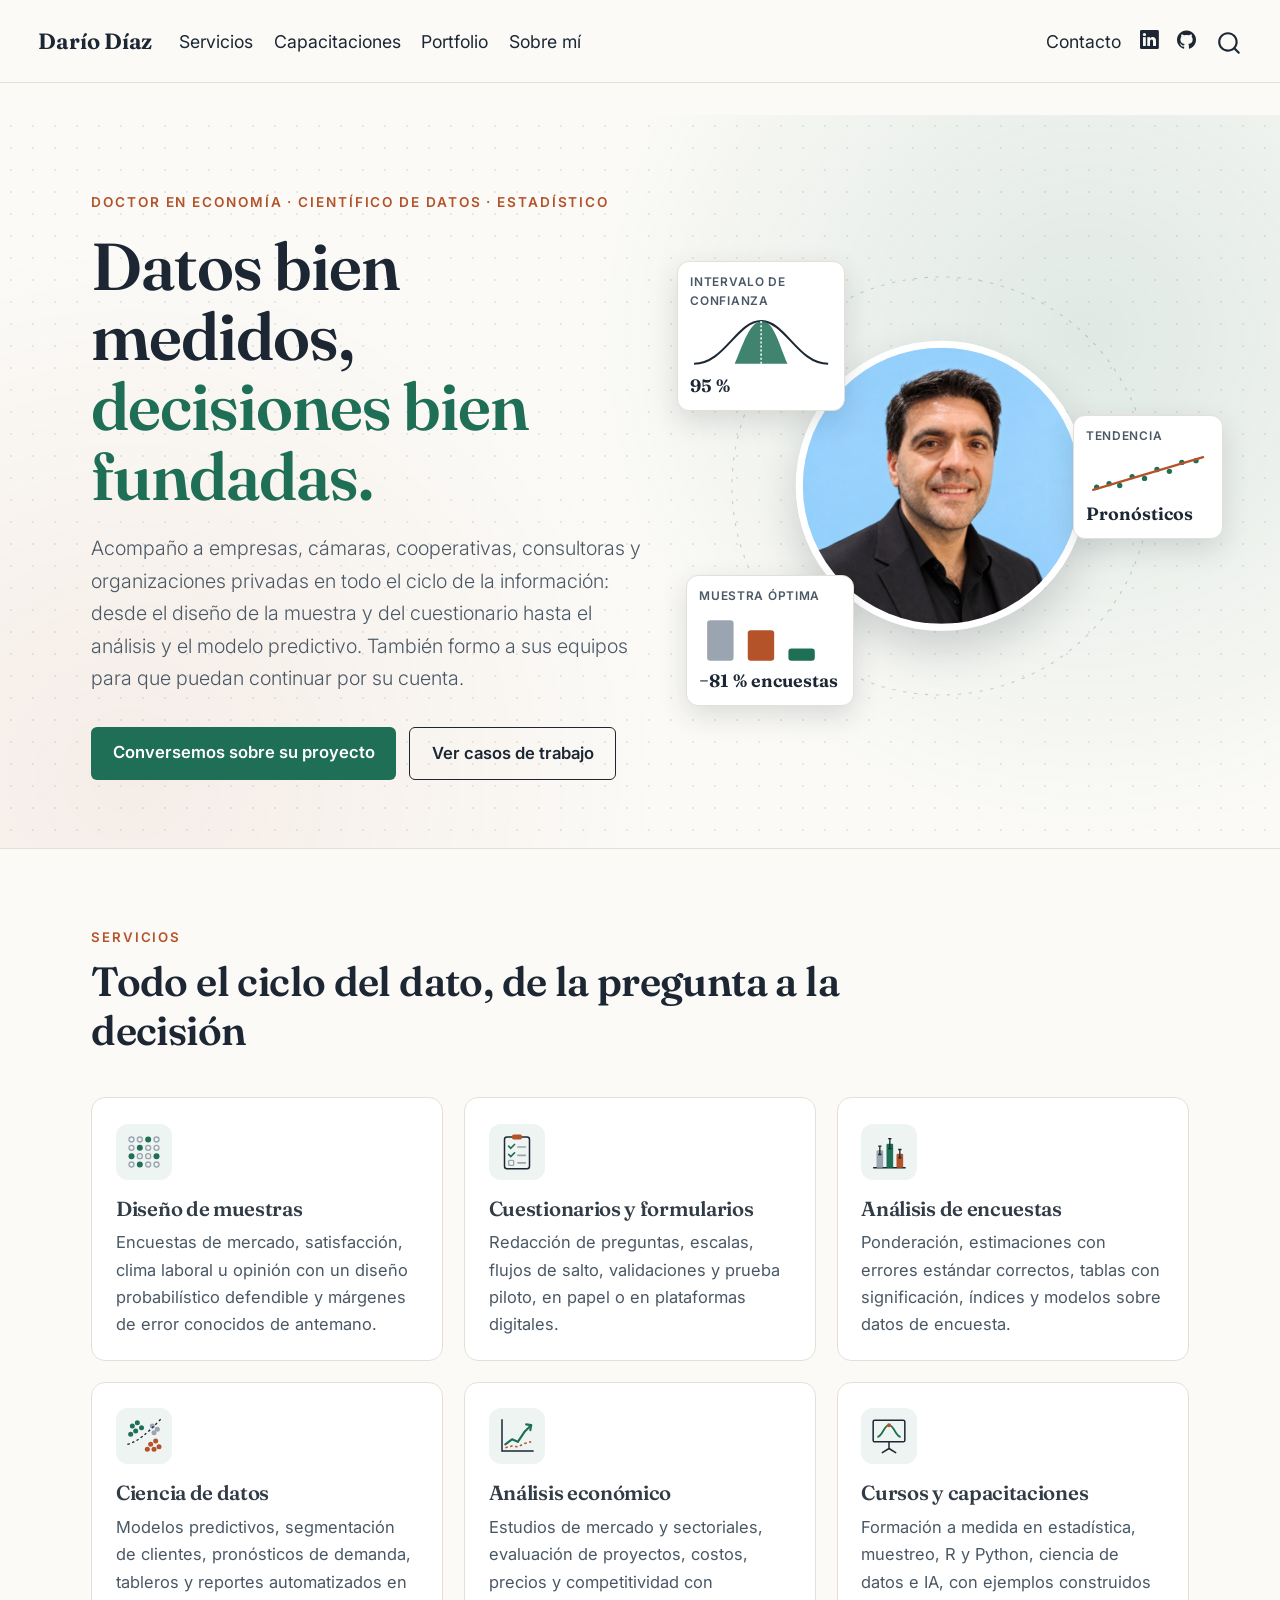
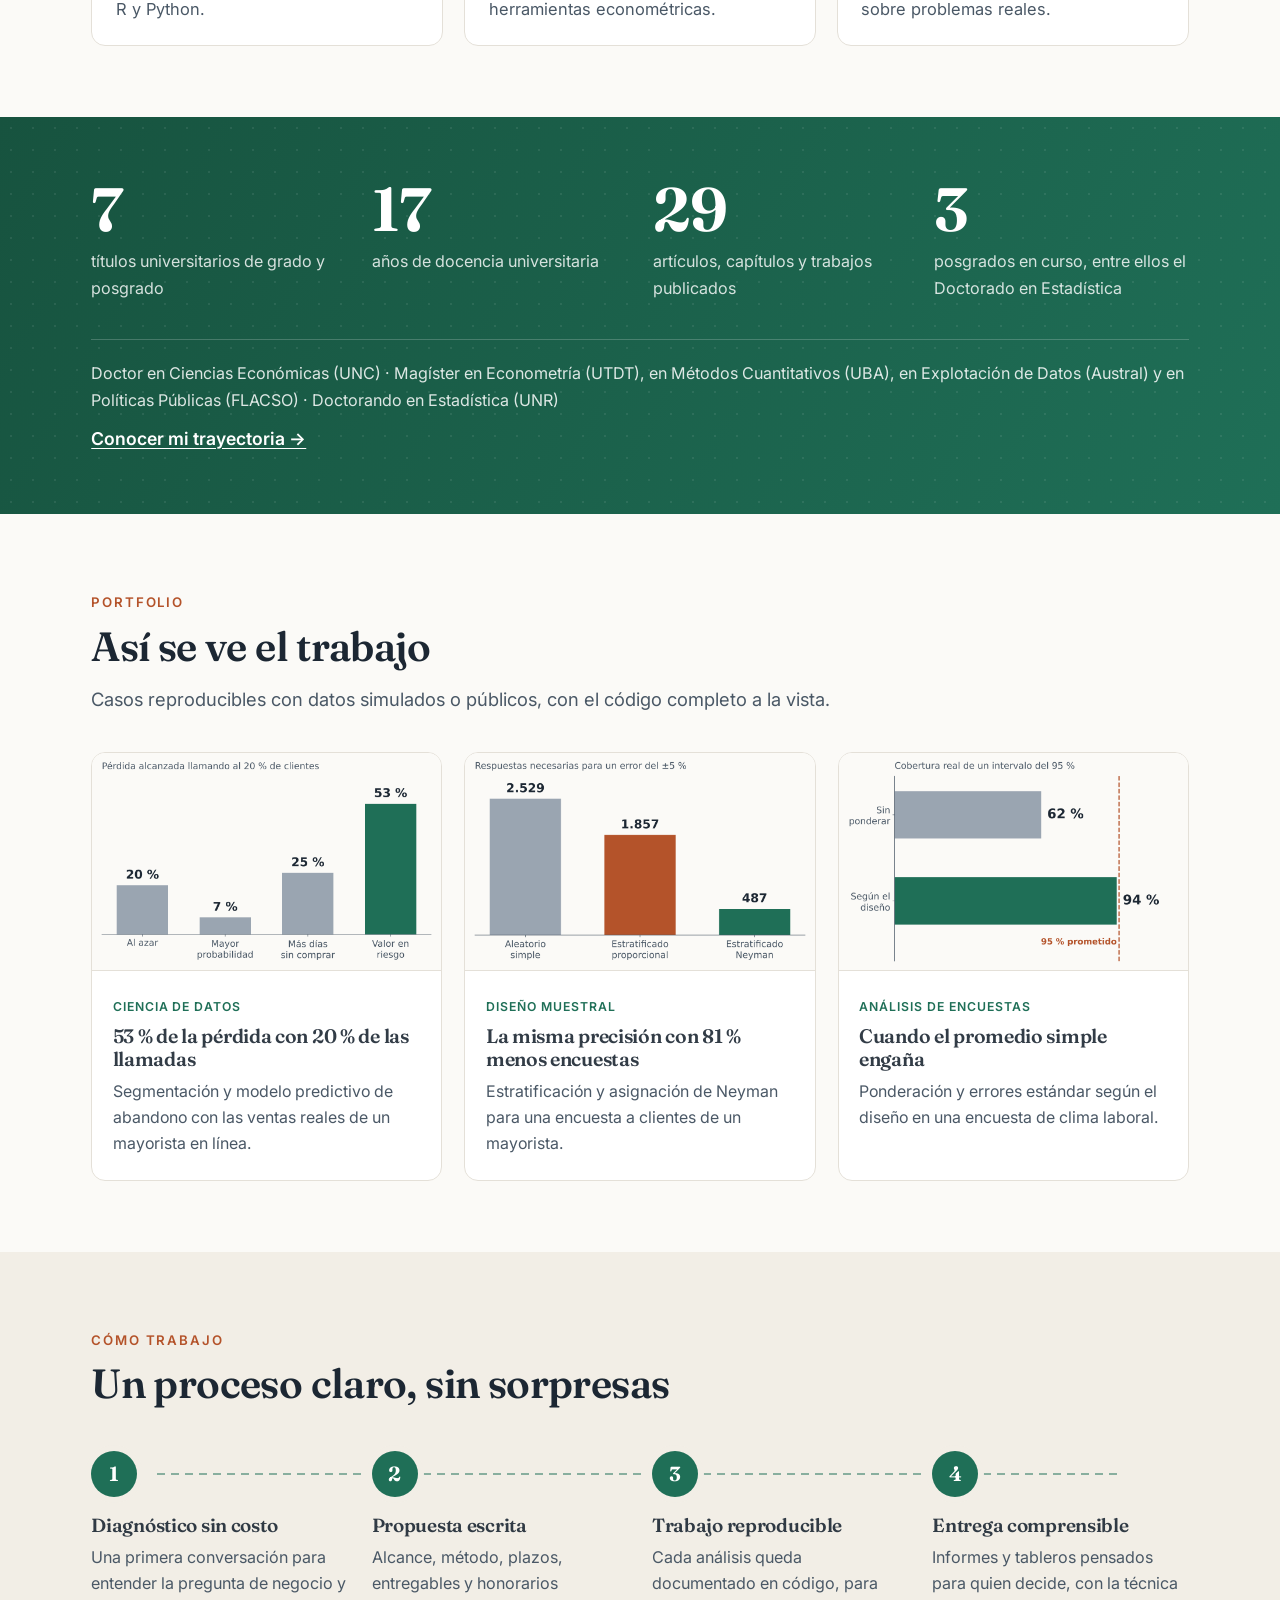
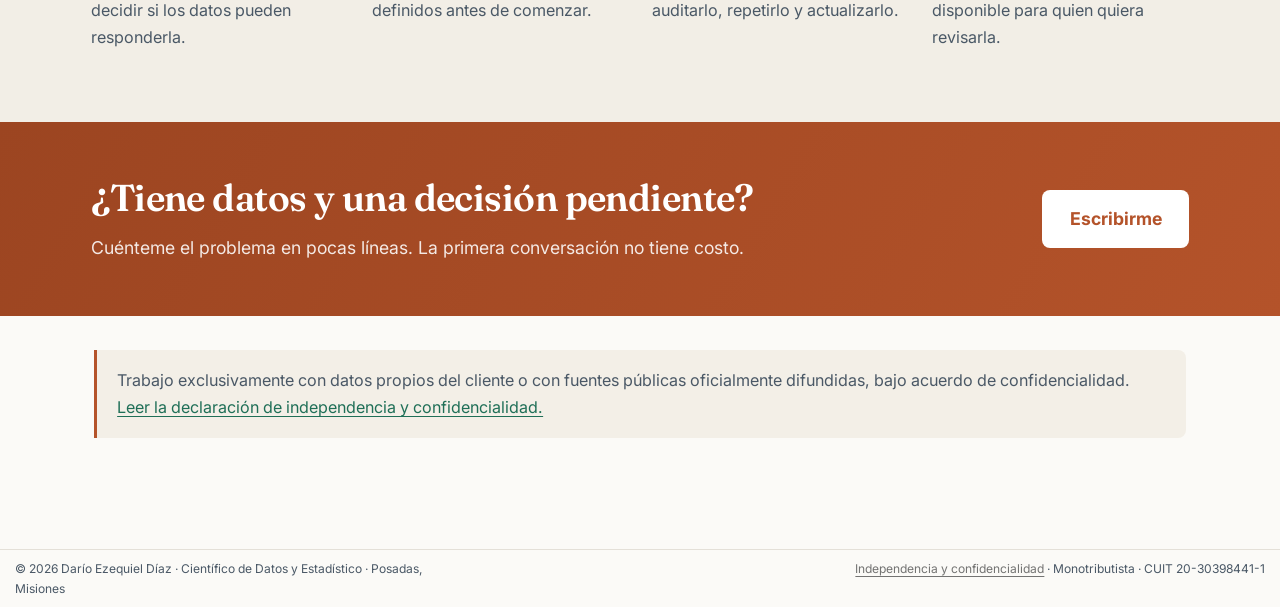
<file: docs/index.html>
<!DOCTYPE html>
<html xmlns="http://www.w3.org/1999/xhtml" lang="es" xml:lang="es"><head>

<meta charset="utf-8">
<meta name="generator" content="quarto-1.10.19">

<meta name="viewport" content="width=device-width, initial-scale=1.0, user-scalable=yes">

<meta name="description" content="Diseño de muestras y cuestionarios, análisis de encuestas, ciencia de datos, análisis económico y capacitación para empresas y organizaciones privadas.">

<title>Darío Díaz · Científico de Datos y Estadístico – Darío Díaz</title>
<style>
/* Default styles provided by pandoc.
** See https://pandoc.org/MANUAL.html#variables-for-html for config info.
*/
span.smallcaps{font-variant: small-caps;}
div.columns{display: flex; gap: 1.5em;}
div.column{flex: auto;}
@media screen {
div.columns{gap: min(4vw, 1.5em);}
div.column{overflow-x: auto;}
}
div.hanging-indent{margin-left: 1.5em; text-indent: -1.5em;}
ul.task-list{list-style: none;}
ul.task-list li input[type="checkbox"] {
  width: 0.8em;
  margin: 0 0.8em 0.2em -1em; /* quarto-specific, see https://github.com/quarto-dev/quarto-cli/issues/4556 */ 
  vertical-align: middle;
}
</style>


<script src="site_libs/quarto-nav/quarto-nav.js"></script>
<script src="site_libs/quarto-nav/headroom.min.js"></script>
<script src="site_libs/clipboard/clipboard.min.js"></script>
<script src="site_libs/quarto-search/autocomplete.umd.js"></script>
<script src="site_libs/quarto-search/fuse.min.js"></script>
<script src="site_libs/quarto-search/quarto-search.js"></script>
<meta name="quarto:offset" content="./">
<link href="./img/favicon.svg" rel="icon" type="image/svg+xml">
<script src="site_libs/quarto-html/quarto.js" type="module"></script>
<script src="site_libs/quarto-html/tabsets/tabsets.js" type="module"></script>
<script src="site_libs/quarto-html/popper.min.js"></script>
<script src="site_libs/quarto-html/tippy.umd.min.js"></script>
<link href="site_libs/quarto-html/tippy.css" rel="stylesheet">
<link href="site_libs/quarto-html/quarto-syntax-highlighting-d466d15e0e21ad9f48f8132b44181650.css" rel="stylesheet" id="quarto-text-highlighting-styles">
<script src="site_libs/bootstrap/bootstrap.min.js"></script>
<link href="site_libs/bootstrap/bootstrap-icons.css" rel="stylesheet">
<link href="site_libs/bootstrap/bootstrap-5e5d592c913f1194441b638813348970.min.css" rel="stylesheet" append-hash="true" id="quarto-bootstrap" data-mode="light">
<script id="quarto-search-options" type="application/json">{
  "location": "navbar",
  "copy-button": false,
  "collapse-after": 3,
  "panel-placement": "end",
  "type": "overlay",
  "limit": 50,
  "keyboard-shortcut": [
    "f",
    "/",
    "s"
  ],
  "show-item-context": false,
  "language": {
    "search-no-results-text": "No se han encontrado resultados",
    "search-matching-documents-text": "documentos encontrados",
    "search-copy-link-title": "Copiar el enlace en la búsqueda",
    "search-hide-matches-text": "Ocultar resultados adicionales",
    "search-more-match-text": "resultado adicional en este documento",
    "search-more-matches-text": "resultados adicionales en este documento",
    "search-clear-button-title": "Borrar",
    "search-text-placeholder": "",
    "search-detached-cancel-button-title": "Cancelar",
    "search-submit-button-title": "Enviar",
    "search-label": "Buscar"
  }
}</script>
<style>html{ scroll-behavior: smooth; }</style>
<link rel="preconnect" href="https://fonts.googleapis.com">
<link rel="preconnect" href="https://fonts.gstatic.com" crossorigin="">
<link href="https://fonts.googleapis.com/css2?family=Fraunces:opsz,wght@9..144,500;9..144,650&amp;family=Inter:wght@400;500;600&amp;family=JetBrains+Mono:wght@400&amp;display=swap" rel="stylesheet">


<meta property="og:title" content="Darío Díaz · Científico de Datos y Estadístico">
<meta property="og:description" content="Diseño de muestras y cuestionarios, análisis de encuestas, ciencia de datos, análisis económico y capacitación para empresas y organizaciones privadas.">
<meta property="og:image" content="https://dariodiaz.com.ar/img/og.jpg">
<meta property="og:site_name" content="Darío Díaz">
<meta property="og:locale" content="es_AR">
<meta name="twitter:title" content="Darío Díaz · Científico de Datos y Estadístico">
<meta name="twitter:description" content="Diseño de muestras y cuestionarios, análisis de encuestas, ciencia de datos, análisis económico y capacitación para empresas y organizaciones privadas.">
<meta name="twitter:image" content="https://dariodiaz.com.ar/img/og.jpg">
<meta name="twitter:card" content="summary_large_image">

<link rel="canonical" href="https://dariodiaz.com.ar/">
<meta property="og:url" content="https://dariodiaz.com.ar/">
</head>

<body class="nav-fixed quarto-light">

<div id="quarto-search-results"></div>
  <header id="quarto-header" class="headroom fixed-top">
    <nav class="navbar navbar-expand-lg " data-bs-theme="dark">
      <div class="navbar-container container-fluid">
      <div class="navbar-brand-container mx-auto">
    <a href="./" class="navbar-brand navbar-brand-logo">
    <img src="./img/logo.svg" alt="" class="navbar-logo light-content">
    <img src="./img/logo.svg" alt="" class="navbar-logo dark-content">
    </a>
    <a class="navbar-brand" href="./">
    <span class="navbar-title">Darío Díaz</span>
    </a>
  </div>
            <div id="quarto-search" class="" title="Buscar"></div>
          <button class="navbar-toggler" type="button" data-bs-toggle="collapse" data-bs-target="#navbarCollapse" aria-controls="navbarCollapse" role="menu" aria-expanded="false" aria-label="Navegación de palanca" onclick="if (window.quartoToggleHeadroom) { window.quartoToggleHeadroom(); }">
  <span class="navbar-toggler-icon"></span>
</button>
          <div class="collapse navbar-collapse" id="navbarCollapse">
            <ul class="navbar-nav navbar-nav-scroll me-auto">
  <li class="nav-item">
    <a class="nav-link" href="./servicios"> 
<span class="menu-text">Servicios</span></a>
  </li>  
  <li class="nav-item">
    <a class="nav-link" href="./capacitaciones"> 
<span class="menu-text">Capacitaciones</span></a>
  </li>  
  <li class="nav-item">
    <a class="nav-link" href="./portfolio/"> 
<span class="menu-text">Portfolio</span></a>
  </li>  
  <li class="nav-item">
    <a class="nav-link" href="./sobre-mi"> 
<span class="menu-text">Sobre mí</span></a>
  </li>  
</ul>
            <ul class="navbar-nav navbar-nav-scroll ms-auto">
  <li class="nav-item">
    <a class="nav-link" href="./contacto"> 
<span class="menu-text">Contacto</span></a>
  </li>  
  <li class="nav-item compact">
    <a class="nav-link" href="https://www.linkedin.com/in/dr-dario-ezequiel-diaz/"> <i class="bi bi-linkedin" role="img" aria-label="LinkedIn">
</i> 
<span class="menu-text"></span></a>
  </li>  
  <li class="nav-item compact">
    <a class="nav-link" href="https://github.com/DrDarioDiaz"> <i class="bi bi-github" role="img" aria-label="GitHub">
</i> 
<span class="menu-text"></span></a>
  </li>  
</ul>
          </div> <!-- /navcollapse -->
            <div class="quarto-navbar-tools">
</div>
      </div> <!-- /container-fluid -->
    </nav>
</header>
<!-- content -->
<div id="quarto-content" class="quarto-container page-columns page-rows-contents page-layout-full page-navbar">
<!-- sidebar -->
<!-- margin-sidebar -->
    
<!-- main -->
<main class="content column-page" id="quarto-document-content">

<header id="title-block-header" class="quarto-title-block default">
<div class="quarto-title">
<h1 class="title">Darío Díaz · Científico de Datos y Estadístico</h1>
</div>

<div>
  <div class="description">
    Diseño de muestras y cuestionarios, análisis de encuestas, ciencia de datos, análisis económico y capacitación para empresas y organizaciones privadas.
  </div>
</div>


<div class="quarto-title-meta column-page">

    
  
    
  </div>
  


</header>


<style>#title-block-header{display:none;}</style>

<!-- ============ PORTADA ============ -->
<section class="banda hero2">
 <div class="contenedor hero2-grid">
  <div class="hero2-texto">
   <div class="kicker">Doctor en Economía · Científico de datos · Estadístico</div>
   <h1>Datos bien medidos,<br><span class="resalte">decisiones bien fundadas.</span></h1>
   <p class="lead">Acompaño a empresas, cámaras, cooperativas, consultoras y organizaciones privadas en todo el ciclo de la información: desde el diseño de la muestra y del cuestionario hasta el análisis y el modelo predictivo. También formo a sus equipos para que puedan continuar por su cuenta.</p>
   <div class="cta">
    <a class="btn-principal" href="contacto">Conversemos sobre su proyecto</a>
    <a class="btn-secundario" href="portfolio/">Ver casos de trabajo</a>
   </div>
  </div>

  <div class="hero2-visual" aria-hidden="true">
   <svg class="orbita" viewbox="0 0 400 400"><circle cx="200" cy="200" r="190" fill="none" stroke="#1f6f57" stroke-opacity=".25" stroke-dasharray="3 7"></circle></svg>
   <img class="hero-foto" src="img/foto.jpg" alt="Darío Ezequiel Díaz" width="300" height="300">

   <div class="chip chip-a">
    <span class="chip-t">Intervalo de confianza</span>
    <svg viewbox="0 0 140 52"><path d="M4 48 C 34 48, 46 6, 70 6 S 106 48, 136 48" fill="none" stroke="#1c2733" stroke-width="2"></path>
     <path d="M44 48 C 52 30, 58 8, 70 6 S 88 30, 96 48 Z" fill="#1f6f57" fill-opacity=".85"></path>
     <line x1="70" y1="6" x2="70" y2="48" stroke="#fbfaf7" stroke-width="1.5" stroke-dasharray="2 2"></line></svg>
    <span class="chip-v">95 %</span>
   </div>

   <div class="chip chip-b">
    <span class="chip-t">Muestra óptima</span>
    <svg viewbox="0 0 140 52"><rect x="8" y="10" width="26" height="40" rx="3" fill="#9aa5b1"></rect><rect x="48" y="20" width="26" height="30" rx="3" fill="#b4532a"></rect><rect x="88" y="38" width="26" height="12" rx="3" fill="#1f6f57"></rect></svg>
    <span class="chip-v">−81 % encuestas</span>
   </div>

   <div class="chip chip-c">
    <span class="chip-t">Tendencia</span>
    <svg viewbox="0 0 140 52">
     <g fill="#1f6f57"><circle cx="12" cy="42" r="3"></circle><circle cx="26" cy="38" r="3"></circle><circle cx="38" cy="40" r="3"></circle><circle cx="52" cy="30" r="3"></circle><circle cx="66" cy="32" r="3"></circle><circle cx="80" cy="22" r="3"></circle><circle cx="94" cy="24" r="3"></circle><circle cx="108" cy="14" r="3"></circle><circle cx="124" cy="12" r="3"></circle></g>
     <line x1="8" y1="45" x2="132" y2="8" stroke="#b4532a" stroke-width="2.5" stroke-linecap="round"></line></svg>
    <span class="chip-v">Pronósticos</span>
   </div>
  </div>
 </div>
</section>

<!-- ============ SERVICIOS ============ -->
<section class="banda">
 <div class="contenedor">
  <div class="encabezado-seccion">
   <span class="kicker">Servicios</span>
   <h2>Todo el ciclo del dato, de la pregunta a la decisión</h2>
  </div>

  <div class="tarjetas-ico">
   <a class="tarjeta-ico" href="servicios#muestras">
    <svg class="icono" viewbox="0 0 48 48"><g fill="none" stroke="#9aa5b1" stroke-width="1.6"><circle cx="9" cy="9" r="3"></circle><circle cx="19" cy="9" r="3"></circle><circle cx="39" cy="9" r="3"></circle><circle cx="9" cy="19" r="3"></circle><circle cx="29" cy="19" r="3"></circle><circle cx="39" cy="19" r="3"></circle><circle cx="19" cy="29" r="3"></circle><circle cx="29" cy="29" r="3"></circle><circle cx="9" cy="39" r="3"></circle><circle cx="29" cy="39" r="3"></circle><circle cx="39" cy="39" r="3"></circle></g><g fill="#1f6f57"><circle cx="29" cy="9" r="3.6"></circle><circle cx="19" cy="19" r="3.6"></circle><circle cx="39" cy="29" r="3.6"></circle><circle cx="9" cy="29" r="3.6"></circle><circle cx="19" cy="39" r="3.6"></circle></g></svg>
    <h3>Diseño de muestras</h3>
    <p>Encuestas de mercado, satisfacción, clima laboral u opinión con un diseño probabilístico defendible y márgenes de error conocidos de antemano.</p>
   </a>
   <a class="tarjeta-ico" href="servicios#cuestionarios">
    <svg class="icono" viewbox="0 0 48 48"><rect x="9" y="6" width="30" height="38" rx="3" fill="none" stroke="#1c2733" stroke-width="1.8"></rect><rect x="18" y="3" width="12" height="6" rx="2" fill="#b4532a"></rect><g stroke="#1f6f57" stroke-width="2" fill="none" stroke-linecap="round"><path d="M14 17l2.5 2.5L21 15"></path><path d="M14 27l2.5 2.5L21 25"></path></g><rect x="14" y="34" width="6" height="6" rx="1" fill="none" stroke="#9aa5b1" stroke-width="1.6"></rect><g stroke="#9aa5b1" stroke-width="2" stroke-linecap="round"><line x1="25" y1="18" x2="34" y2="18"></line><line x1="25" y1="28" x2="34" y2="28"></line><line x1="25" y1="37" x2="34" y2="37"></line></g></svg>
    <h3>Cuestionarios y formularios</h3>
    <p>Redacción de preguntas, escalas, flujos de salto, validaciones y prueba piloto, en papel o en plataformas digitales.</p>
   </a>
   <a class="tarjeta-ico" href="servicios#encuestas">
    <svg class="icono" viewbox="0 0 48 48"><line x1="5" y1="43" x2="44" y2="43" stroke="#1c2733" stroke-width="1.8"></line><rect x="9" y="22" width="8" height="21" rx="1.5" fill="#9aa5b1"></rect><rect x="21" y="14" width="8" height="29" rx="1.5" fill="#1f6f57"></rect><rect x="33" y="26" width="8" height="17" rx="1.5" fill="#b4532a"></rect><g stroke="#1c2733" stroke-width="1.6"><path d="M13 17v10M11 17h4M11 27h4"></path><path d="M25 8v12M23 8h4M23 20h4"></path><path d="M37 21v10M35 21h4M35 31h4"></path></g></svg>
    <h3>Análisis de encuestas</h3>
    <p>Ponderación, estimaciones con errores estándar correctos, tablas con significación, índices y modelos sobre datos de encuesta.</p>
   </a>
   <a class="tarjeta-ico" href="servicios#ciencia-de-datos">
    <svg class="icono" viewbox="0 0 48 48"><g fill="#1f6f57"><circle cx="10" cy="12" r="3"></circle><circle cx="16" cy="8" r="3"></circle><circle cx="14" cy="18" r="3"></circle><circle cx="21" cy="14" r="3"></circle><circle cx="8" cy="22" r="3"></circle></g><g fill="#b4532a"><circle cx="32" cy="34" r="3"></circle><circle cx="38" cy="30" r="3"></circle><circle cx="36" cy="40" r="3"></circle><circle cx="42" cy="37" r="3"></circle><circle cx="28" cy="40" r="3"></circle></g><g fill="#9aa5b1"><circle cx="34" cy="12" r="3"></circle><circle cx="40" cy="16" r="3"></circle><circle cx="36" cy="20" r="3"></circle></g><path d="M4 34 C 18 30, 26 22, 44 4" fill="none" stroke="#1c2733" stroke-width="1.6" stroke-dasharray="3 3"></path></svg>
    <h3>Ciencia de datos</h3>
    <p>Modelos predictivos, segmentación de clientes, pronósticos de demanda, tableros y reportes automatizados en R y Python.</p>
   </a>
   <a class="tarjeta-ico" href="servicios#analisis-economico">
    <svg class="icono" viewbox="0 0 48 48"><path d="M6 4v38h38" fill="none" stroke="#1c2733" stroke-width="1.8"></path><polyline points="10,34 18,28 25,31 33,19 41,11" fill="none" stroke="#1f6f57" stroke-width="2.6" stroke-linejoin="round" stroke-linecap="round"></polyline><path d="M35 10l6 1-1 6" fill="none" stroke="#1f6f57" stroke-width="2.6" stroke-linecap="round" stroke-linejoin="round"></path><polyline points="10,38 18,36 25,37 33,33 41,31" fill="none" stroke="#b4532a" stroke-width="1.8" stroke-dasharray="3 3"></polyline></svg>
    <h3>Análisis económico</h3>
    <p>Estudios de mercado y sectoriales, evaluación de proyectos, costos, precios y competitividad con herramientas econométricas.</p>
   </a>
   <a class="tarjeta-ico" href="capacitaciones">
    <svg class="icono" viewbox="0 0 48 48"><rect x="5" y="5" width="38" height="26" rx="2" fill="none" stroke="#1c2733" stroke-width="1.8"></rect><path d="M24 31v8M16 44l8-5 8 5" fill="none" stroke="#1c2733" stroke-width="1.8" stroke-linecap="round"></path><path d="M10 25 C 16 25, 18 11, 24 11 S 32 25, 38 25" fill="none" stroke="#1f6f57" stroke-width="2.2"></path><circle cx="24" cy="11" r="2.4" fill="#b4532a"></circle></svg>
    <h3>Cursos y capacitaciones</h3>
    <p>Formación a medida en estadística, muestreo, R y Python, ciencia de datos e IA, con ejemplos construidos sobre problemas reales.</p>
   </a>
  </div>
 </div>
</section>

<!-- ============ CIFRAS ============ -->
<section class="banda banda-cifras">
 <div class="contenedor">
  <div class="cifras2">
   <div><span class="n" data-hasta="7">7</span><span class="t">títulos universitarios de grado y posgrado</span></div>
   <div><span class="n" data-hasta="18" data-sufijo="+">18+</span><span class="t">años de docencia universitaria</span></div>
   <div><span class="n" data-hasta="30" data-sufijo="+">30+</span><span class="t">artículos, capítulos y trabajos publicados</span></div>
   <div><span class="n" data-hasta="3">3</span><span class="t">posgrados en curso, entre ellos el Doctorado en Estadística</span></div>
  </div>
  <p class="credenciales">Doctor en Ciencias Económicas (UNC) · Magíster en Econometría (UTDT), en Métodos Cuantitativos (UBA), en Explotación de Datos (Austral) y en Políticas Públicas (FLACSO) · Doctorando en Estadística (UNR)</p>
  <a class="enlace-claro" href="sobre-mi">Conocer mi trayectoria →</a>
 </div>
</section>

<!-- ============ VITRINA DE CASOS ============ -->
<section class="banda">
 <div class="contenedor">
  <div class="encabezado-seccion">
   <span class="kicker">Portfolio</span>
   <h2>Así se ve el trabajo</h2>
   <p class="bajada">Casos reproducibles con datos simulados o públicos, con el código completo a la vista.</p>
  </div>
  <div class="vitrina">
   <a class="caso" href="portfolio/abandono-clientes">
    <img src="img/casos/abandono-clientes.png" alt="Gráfico de barras: facturación perdida que se alcanza según el criterio de prioridad">
    <div class="caso-cuerpo"><span class="etiqueta">Ciencia de datos</span><h3>53 % de la pérdida con 20 % de las llamadas</h3><p>Segmentación y modelo predictivo de abandono con las ventas reales de un mayorista en línea.</p></div>
   </a>
   <a class="caso" href="portfolio/diseno-muestral">
    <img src="img/casos/diseno-muestral.png" alt="Gráfico de barras: respuestas necesarias según el diseño muestral">
    <div class="caso-cuerpo"><span class="etiqueta">Diseño muestral</span><h3>La misma precisión con 81 % menos encuestas</h3><p>Estratificación y asignación de Neyman para una encuesta a clientes de un mayorista.</p></div>
   </a>
   <a class="caso" href="portfolio/encuesta-ponderada">
    <img src="img/casos/encuesta-ponderada.png" alt="Gráfico de barras: cobertura de los intervalos de confianza">
    <div class="caso-cuerpo"><span class="etiqueta">Análisis de encuestas</span><h3>Cuando el promedio simple engaña</h3><p>Ponderación y errores estándar según el diseño en una encuesta de clima laboral.</p></div>
   </a>
  </div>
 </div>
</section>

<!-- ============ PROCESO ============ -->
<section class="banda banda-suave">
 <div class="contenedor">
  <div class="encabezado-seccion">
   <span class="kicker">Cómo trabajo</span>
   <h2>Un proceso claro, sin sorpresas</h2>
  </div>
  <ol class="proceso">
   <li><span class="paso">1</span><h3>Diagnóstico sin costo</h3><p>Una primera conversación para entender la pregunta de negocio y decidir si los datos pueden responderla.</p></li>
   <li><span class="paso">2</span><h3>Propuesta escrita</h3><p>Alcance, método, plazos, entregables y honorarios definidos antes de comenzar.</p></li>
   <li><span class="paso">3</span><h3>Trabajo reproducible</h3><p>Cada análisis queda documentado en código, para auditarlo, repetirlo y actualizarlo.</p></li>
   <li><span class="paso">4</span><h3>Entrega comprensible</h3><p>Informes y tableros pensados para quien decide, con la técnica disponible para quien quiera revisarla.</p></li>
  </ol>
 </div>
</section>

<!-- ============ LLAMADO FINAL ============ -->
<section class="banda banda-cta">
 <div class="contenedor cta-final">
  <div>
   <h2>¿Tiene datos y una decisión pendiente?</h2>
   <p>Cuénteme el problema en pocas líneas. La primera conversación no tiene costo.</p>
  </div>
  <a class="btn-claro" href="contacto">Escribirme</a>
 </div>
</section>

<div class="contenedor">
 <p class="nota-independencia">Trabajo exclusivamente con datos propios del cliente o con fuentes públicas oficialmente difundidas, bajo acuerdo de confidencialidad. <a href="independencia">Leer la declaración de independencia y confidencialidad.</a></p>
</div>

<script>
(function () {
  var reducir = window.matchMedia && window.matchMedia('(prefers-reduced-motion: reduce)').matches;
  var nums = document.querySelectorAll('.cifras2 .n[data-hasta]');
  if (reducir || !('IntersectionObserver' in window)) return;
  var obs = new IntersectionObserver(function (entradas) {
    entradas.forEach(function (e) {
      if (!e.isIntersecting) return;
      var el = e.target, fin = +el.dataset.hasta, suf = el.dataset.sufijo || '', t0 = null;
      function paso(t) {
        if (!t0) t0 = t;
        var p = Math.min((t - t0) / 1100, 1), v = Math.round(fin * (1 - Math.pow(1 - p, 3)));
        el.textContent = v + (p === 1 ? suf : '');
        if (p < 1) requestAnimationFrame(paso);
      }
      requestAnimationFrame(paso);
      obs.unobserve(el);
    });
  }, { threshold: 0.6 });
  nums.forEach(function (n) { obs.observe(n); });
})();
</script>



<a onclick="window.scrollTo(0, 0); return false;" role="button" id="quarto-back-to-top"><i class="bi bi-arrow-up"></i> Volver arriba</a></main> <!-- /main -->
<script id="quarto-html-after-body" type="application/javascript">
  window.document.addEventListener("DOMContentLoaded", function (event) {
    const isCodeAnnotation = (el) => {
      for (const clz of el.classList) {
        if (clz.startsWith('code-annotation-')) {                     
          return true;
        }
      }
      return false;
    }
    const onCopySuccess = function(e) {
      // button target
      const button = e.trigger;
      // don't keep focus
      button.blur();
      // flash "checked"
      button.classList.add('code-copy-button-checked');
      var currentTitle = button.getAttribute("title");
      button.setAttribute("title", "Copiado");
      let tooltip;
      if (window.bootstrap) {
        button.setAttribute("data-bs-toggle", "tooltip");
        button.setAttribute("data-bs-placement", "left");
        button.setAttribute("data-bs-title", "Copiado");
        tooltip = new bootstrap.Tooltip(button, 
          { trigger: "manual", 
            customClass: "code-copy-button-tooltip",
            offset: [0, -8]});
        tooltip.show();    
      }
      setTimeout(function() {
        if (tooltip) {
          tooltip.hide();
          button.removeAttribute("data-bs-title");
          button.removeAttribute("data-bs-toggle");
          button.removeAttribute("data-bs-placement");
        }
        button.setAttribute("title", currentTitle);
        button.classList.remove('code-copy-button-checked');
      }, 1000);
      // clear code selection
      e.clearSelection();
    }
    const getTextToCopy = function(trigger) {
      const outerScaffold = trigger.parentElement.cloneNode(true);
      const codeEl = outerScaffold.querySelector('code');
      for (const childEl of codeEl.children) {
        if (isCodeAnnotation(childEl)) {
          childEl.remove();
        }
      }
      return codeEl.innerText;
    }
    const clipboard = new window.ClipboardJS('.code-copy-button:not([data-in-quarto-modal])', {
      text: getTextToCopy
    });
    clipboard.on('success', onCopySuccess);
    if (window.document.getElementById('quarto-embedded-source-code-modal')) {
      const clipboardModal = new window.ClipboardJS('.code-copy-button[data-in-quarto-modal]', {
        text: getTextToCopy,
        container: window.document.getElementById('quarto-embedded-source-code-modal')
      });
      clipboardModal.on('success', onCopySuccess);
    }
      var localhostRegex = new RegExp(/^(?:http|https):\/\/localhost\:?[0-9]*\//);
      var mailtoRegex = new RegExp(/^mailto:/);
        var filterRegex = new RegExp("https:\/\/dariodiaz\.com\.ar");
      var isInternal = (href) => {
          return filterRegex.test(href) || localhostRegex.test(href) || mailtoRegex.test(href);
      }
      // Inspect non-navigation links and adorn them if external
     var links = window.document.querySelectorAll('a[href]:not(.nav-link):not(.navbar-brand):not(.toc-action):not(.sidebar-link):not(.sidebar-item-toggle):not(.pagination-link):not(.no-external):not([aria-hidden]):not(.dropdown-item):not(.quarto-navigation-tool):not(.about-link)');
      for (var i=0; i<links.length; i++) {
        const link = links[i];
        if (!isInternal(link.href)) {
          // undo the damage that might have been done by quarto-nav.js in the case of
          // links that we want to consider external
          if (link.dataset.originalHref !== undefined) {
            link.href = link.dataset.originalHref;
          }
        }
      }
    function tippyHover(el, contentFn, onTriggerFn, onUntriggerFn) {
      const config = {
        allowHTML: true,
        maxWidth: 500,
        delay: 100,
        arrow: false,
        appendTo: function(el) {
            return el.parentElement;
        },
        interactive: true,
        interactiveBorder: 10,
        theme: 'quarto',
        placement: 'bottom-start',
      };
      if (contentFn) {
        config.content = contentFn;
      }
      if (onTriggerFn) {
        config.onTrigger = onTriggerFn;
      }
      if (onUntriggerFn) {
        config.onUntrigger = onUntriggerFn;
      }
      window.tippy(el, config); 
    }
    const noterefs = window.document.querySelectorAll('a[role="doc-noteref"]');
    for (var i=0; i<noterefs.length; i++) {
      const ref = noterefs[i];
      tippyHover(ref, function() {
        // use id or data attribute instead here
        let href = ref.getAttribute('data-footnote-href') || ref.getAttribute('href');
        try { href = new URL(href).hash; } catch {}
        const id = href.replace(/^#\/?/, "");
        const note = window.document.getElementById(id);
        if (note) {
          return note.innerHTML;
        } else {
          return "";
        }
      });
    }
    const xrefs = window.document.querySelectorAll('a.quarto-xref');
    const processXRef = (id, note) => {
      // Strip column container classes
      const stripColumnClz = (el) => {
        el.classList.remove("page-full", "page-columns");
        if (el.children) {
          for (const child of el.children) {
            stripColumnClz(child);
          }
        }
      }
      stripColumnClz(note)
      if (id === null || id.startsWith('sec-')) {
        // Special case sections, only their first couple elements
        const container = document.createElement("div");
        if (note.children && note.children.length > 2) {
          container.appendChild(note.children[0].cloneNode(true));
          for (let i = 1; i < note.children.length; i++) {
            const child = note.children[i];
            if (child.tagName === "P" && child.innerText === "") {
              continue;
            } else {
              container.appendChild(child.cloneNode(true));
              break;
            }
          }
          if (window.Quarto?.typesetMath) {
            window.Quarto.typesetMath(container);
          }
          return container.innerHTML
        } else {
          if (window.Quarto?.typesetMath) {
            window.Quarto.typesetMath(note);
          }
          return note.innerHTML;
        }
      } else {
        // Remove any anchor links if they are present
        const anchorLink = note.querySelector('a.anchorjs-link');
        if (anchorLink) {
          anchorLink.remove();
        }
        if (window.Quarto?.typesetMath) {
          window.Quarto.typesetMath(note);
        }
        if (note.classList.contains("callout")) {
          return note.outerHTML;
        } else {
          return note.innerHTML;
        }
      }
    }
    for (var i=0; i<xrefs.length; i++) {
      const xref = xrefs[i];
      tippyHover(xref, undefined, function(instance) {
        instance.disable();
        let url = xref.getAttribute('href');
        let hash = undefined; 
        if (url.startsWith('#')) {
          hash = url;
        } else {
          try { hash = new URL(url).hash; } catch {}
        }
        if (hash) {
          const id = hash.replace(/^#\/?/, "");
          const note = window.document.getElementById(id);
          if (note !== null) {
            try {
              const html = processXRef(id, note.cloneNode(true));
              instance.setContent(html);
            } finally {
              instance.enable();
              instance.show();
            }
          } else {
            // See if we can fetch this
            fetch(url.split('#')[0])
            .then(res => res.text())
            .then(html => {
              const parser = new DOMParser();
              const htmlDoc = parser.parseFromString(html, "text/html");
              const note = htmlDoc.getElementById(id);
              if (note !== null) {
                const html = processXRef(id, note);
                instance.setContent(html);
              } 
            }).finally(() => {
              instance.enable();
              instance.show();
            });
          }
        } else {
          // See if we can fetch a full url (with no hash to target)
          // This is a special case and we should probably do some content thinning / targeting
          fetch(url)
          .then(res => res.text())
          .then(html => {
            const parser = new DOMParser();
            const htmlDoc = parser.parseFromString(html, "text/html");
            const note = htmlDoc.querySelector('main.content');
            if (note !== null) {
              // This should only happen for chapter cross references
              // (since there is no id in the URL)
              // remove the first header
              if (note.children.length > 0 && note.children[0].tagName === "HEADER") {
                note.children[0].remove();
              }
              const html = processXRef(null, note);
              instance.setContent(html);
            } 
          }).finally(() => {
            instance.enable();
            instance.show();
          });
        }
      }, function(instance) {
      });
    }
        let selectedAnnoteEl;
        const selectorForAnnotation = ( cell, annotation) => {
          let cellAttr = 'data-code-cell="' + cell + '"';
          let lineAttr = 'data-code-annotation="' +  annotation + '"';
          const selector = 'span[' + cellAttr + '][' + lineAttr + ']';
          return selector;
        }
        const selectCodeLines = (annoteEl) => {
          const doc = window.document;
          const targetCell = annoteEl.getAttribute("data-target-cell");
          const targetAnnotation = annoteEl.getAttribute("data-target-annotation");
          const annoteSpan = window.document.querySelector(selectorForAnnotation(targetCell, targetAnnotation));
          const lines = annoteSpan.getAttribute("data-code-lines").split(",");
          const lineIds = lines.map((line) => {
            return targetCell + "-" + line;
          })
          let top = null;
          let height = null;
          let parent = null;
          if (lineIds.length > 0) {
              //compute the position of the single el (top and bottom and make a div)
              const el = window.document.getElementById(lineIds[0]);
              top = el.offsetTop;
              height = el.offsetHeight;
              parent = el.parentElement.parentElement;
            if (lineIds.length > 1) {
              const lastEl = window.document.getElementById(lineIds[lineIds.length - 1]);
              const bottom = lastEl.offsetTop + lastEl.offsetHeight;
              height = bottom - top;
            }
            if (top !== null && height !== null && parent !== null) {
              // cook up a div (if necessary) and position it 
              let div = window.document.getElementById("code-annotation-line-highlight");
              if (div === null) {
                div = window.document.createElement("div");
                div.setAttribute("id", "code-annotation-line-highlight");
                div.style.position = 'absolute';
                parent.appendChild(div);
              }
              div.style.top = top - 2 + "px";
              div.style.height = height + 4 + "px";
              div.style.left = 0;
              let gutterDiv = window.document.getElementById("code-annotation-line-highlight-gutter");
              if (gutterDiv === null) {
                gutterDiv = window.document.createElement("div");
                gutterDiv.setAttribute("id", "code-annotation-line-highlight-gutter");
                gutterDiv.style.position = 'absolute';
                const codeCell = window.document.getElementById(targetCell);
                const gutter = codeCell.querySelector('.code-annotation-gutter');
                gutter.appendChild(gutterDiv);
              }
              gutterDiv.style.top = top - 2 + "px";
              gutterDiv.style.height = height + 4 + "px";
            }
            selectedAnnoteEl = annoteEl;
          }
        };
        const unselectCodeLines = () => {
          const elementsIds = ["code-annotation-line-highlight", "code-annotation-line-highlight-gutter"];
          elementsIds.forEach((elId) => {
            const div = window.document.getElementById(elId);
            if (div) {
              div.remove();
            }
          });
          selectedAnnoteEl = undefined;
        };
          // Handle positioning of the toggle
      window.addEventListener(
        "resize",
        throttle(() => {
          elRect = undefined;
          if (selectedAnnoteEl) {
            selectCodeLines(selectedAnnoteEl);
          }
        }, 10)
      );
      function throttle(fn, ms) {
      let throttle = false;
      let timer;
        return (...args) => {
          if(!throttle) { // first call gets through
              fn.apply(this, args);
              throttle = true;
          } else { // all the others get throttled
              if(timer) clearTimeout(timer); // cancel #2
              timer = setTimeout(() => {
                fn.apply(this, args);
                timer = throttle = false;
              }, ms);
          }
        };
      }
        // Attach click handler to the DT
        const annoteDls = window.document.querySelectorAll('dt[data-target-cell]');
        for (const annoteDlNode of annoteDls) {
          annoteDlNode.addEventListener('click', (event) => {
            const clickedEl = event.target;
            if (clickedEl !== selectedAnnoteEl) {
              unselectCodeLines();
              const activeEl = window.document.querySelector('dt[data-target-cell].code-annotation-active');
              if (activeEl) {
                activeEl.classList.remove('code-annotation-active');
              }
              selectCodeLines(clickedEl);
              clickedEl.classList.add('code-annotation-active');
            } else {
              // Unselect the line
              unselectCodeLines();
              clickedEl.classList.remove('code-annotation-active');
            }
          });
        }
    const findCites = (el) => {
      const parentEl = el.parentElement;
      if (parentEl) {
        const cites = parentEl.dataset.cites;
        if (cites) {
          return {
            el,
            cites: cites.split(' ')
          };
        } else {
          return findCites(el.parentElement)
        }
      } else {
        return undefined;
      }
    };
    var bibliorefs = window.document.querySelectorAll('a[role="doc-biblioref"]');
    for (var i=0; i<bibliorefs.length; i++) {
      const ref = bibliorefs[i];
      const citeInfo = findCites(ref);
      if (citeInfo) {
        tippyHover(citeInfo.el, function() {
          var popup = window.document.createElement('div');
          citeInfo.cites.forEach(function(cite) {
            var citeDiv = window.document.createElement('div');
            citeDiv.classList.add('hanging-indent');
            citeDiv.classList.add('csl-entry');
            var biblioDiv = window.document.getElementById('ref-' + cite);
            if (biblioDiv) {
              citeDiv.innerHTML = biblioDiv.innerHTML;
            }
            popup.appendChild(citeDiv);
          });
          return popup.innerHTML;
        });
      }
    }
  });
  </script>
</div> <!-- /content -->
<footer class="footer">
  <div class="nav-footer">
    <div class="nav-footer-left">
<p>© 2026 Darío Ezequiel Díaz · Científico de Datos y Estadístico · Posadas, Misiones</p>
</div>   
    <div class="nav-footer-center">
      &nbsp;
    </div>
    <div class="nav-footer-right">
<p><a href="./independencia">Independencia y confidencialidad</a> · Monotributista · CUIT 20-30398441-1</p>
</div>
  </div>
</footer>




<script src="site_libs/quarto-html/zenscroll-min.js"></script>
</body></html>
</file>
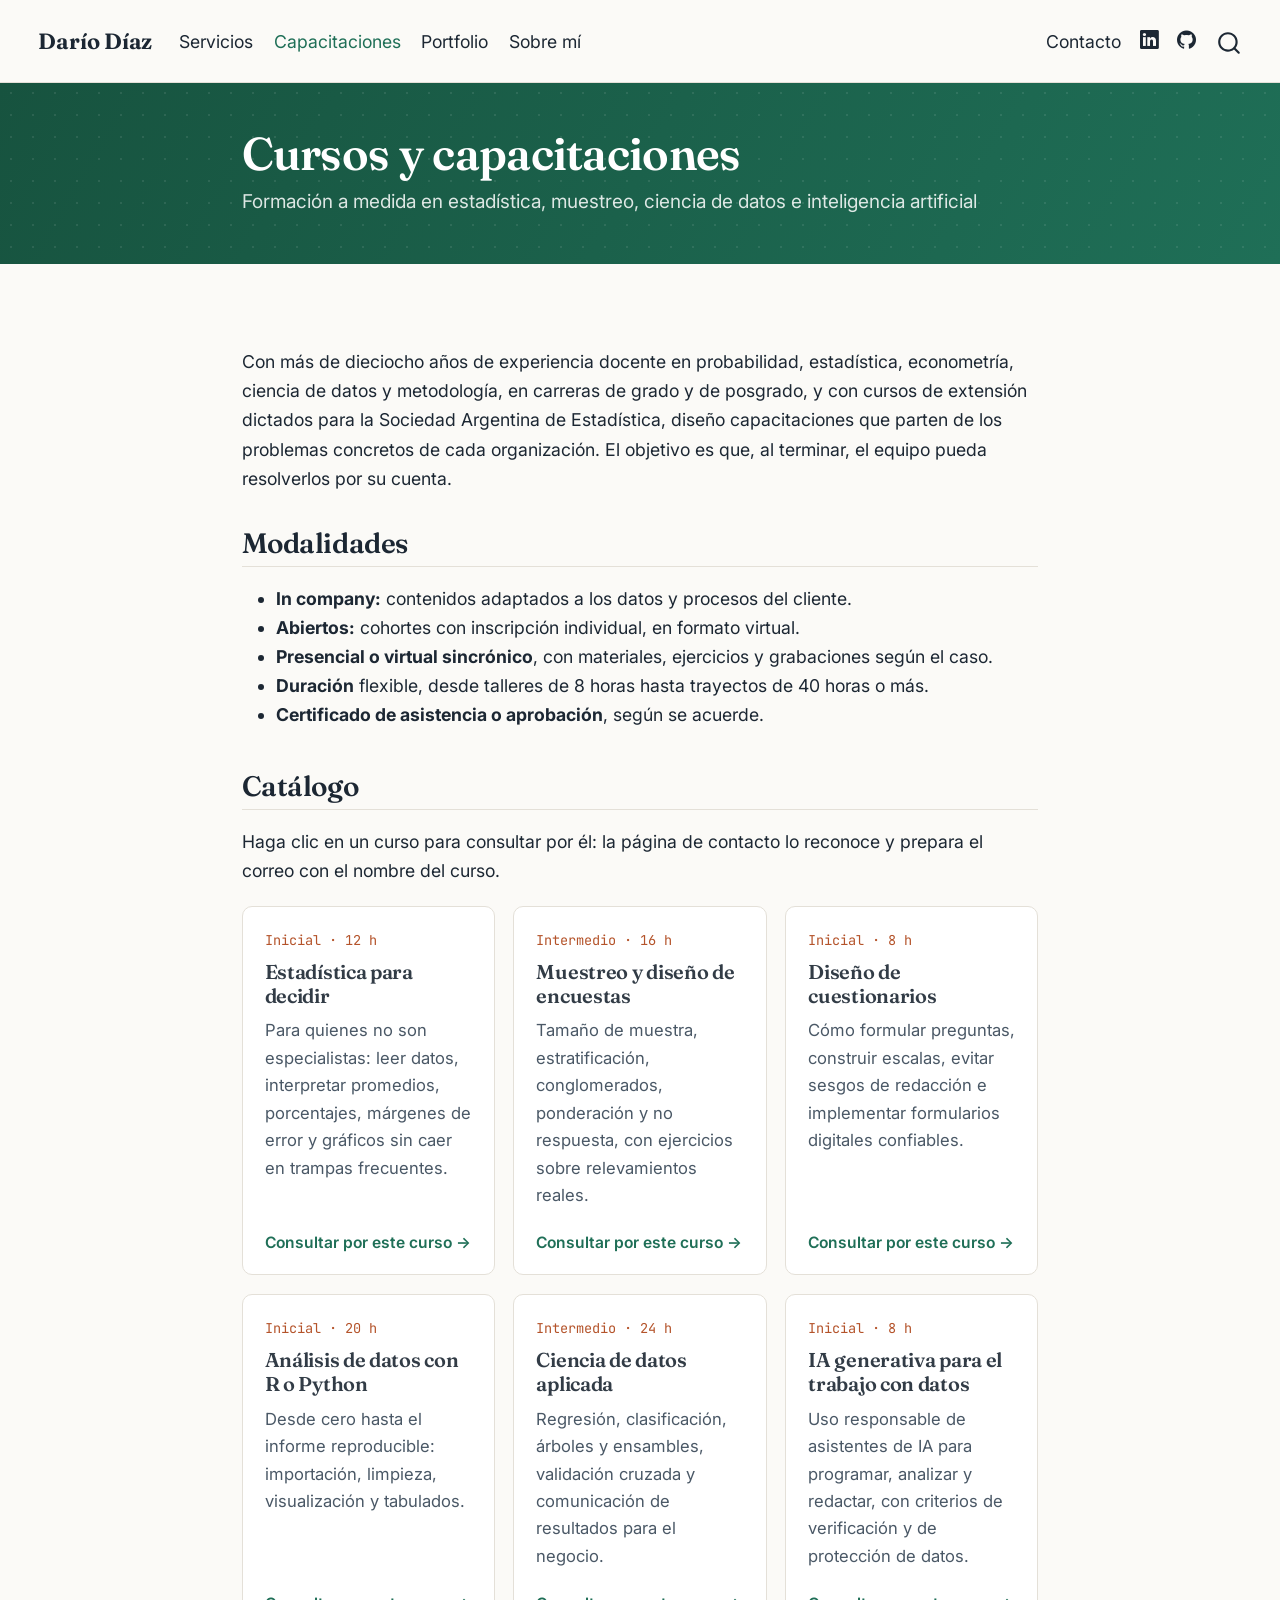
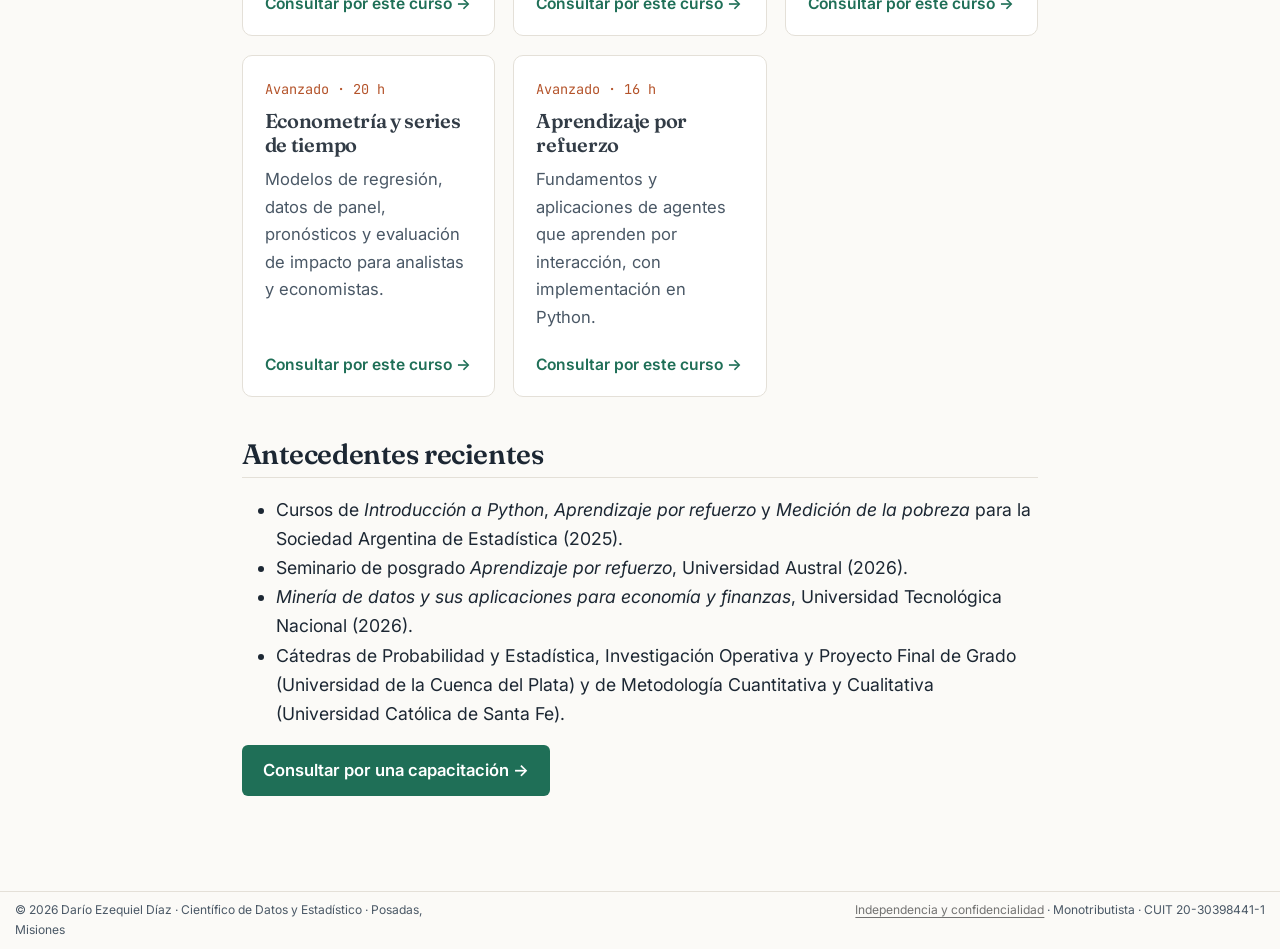
<file: docs/capacitaciones.html>
<!DOCTYPE html>
<html xmlns="http://www.w3.org/1999/xhtml" lang="es" xml:lang="es"><head>

<meta charset="utf-8">
<meta name="generator" content="quarto-1.10.19">

<meta name="viewport" content="width=device-width, initial-scale=1.0, user-scalable=yes">

<meta name="description" content="Catálogo de cursos y capacitaciones in company, presenciales y virtuales.">

<title>Cursos y capacitaciones – Darío Díaz</title>
<style>
/* Default styles provided by pandoc.
** See https://pandoc.org/MANUAL.html#variables-for-html for config info.
*/
span.smallcaps{font-variant: small-caps;}
div.columns{display: flex; gap: 1.5em;}
div.column{flex: auto;}
@media screen {
div.columns{gap: min(4vw, 1.5em);}
div.column{overflow-x: auto;}
}
div.hanging-indent{margin-left: 1.5em; text-indent: -1.5em;}
ul.task-list{list-style: none;}
ul.task-list li input[type="checkbox"] {
  width: 0.8em;
  margin: 0 0.8em 0.2em -1em; /* quarto-specific, see https://github.com/quarto-dev/quarto-cli/issues/4556 */ 
  vertical-align: middle;
}
</style>


<script src="site_libs/quarto-nav/quarto-nav.js"></script>
<script src="site_libs/quarto-nav/headroom.min.js"></script>
<script src="site_libs/clipboard/clipboard.min.js"></script>
<script src="site_libs/quarto-search/autocomplete.umd.js"></script>
<script src="site_libs/quarto-search/fuse.min.js"></script>
<script src="site_libs/quarto-search/quarto-search.js"></script>
<meta name="quarto:offset" content="./">
<link href="./img/favicon.svg" rel="icon" type="image/svg+xml">
<script src="site_libs/quarto-html/quarto.js" type="module"></script>
<script src="site_libs/quarto-html/tabsets/tabsets.js" type="module"></script>
<script src="site_libs/quarto-html/popper.min.js"></script>
<script src="site_libs/quarto-html/tippy.umd.min.js"></script>
<link href="site_libs/quarto-html/tippy.css" rel="stylesheet">
<link href="site_libs/quarto-html/quarto-syntax-highlighting-d466d15e0e21ad9f48f8132b44181650.css" rel="stylesheet" id="quarto-text-highlighting-styles">
<script src="site_libs/bootstrap/bootstrap.min.js"></script>
<link href="site_libs/bootstrap/bootstrap-icons.css" rel="stylesheet">
<link href="site_libs/bootstrap/bootstrap-5e5d592c913f1194441b638813348970.min.css" rel="stylesheet" append-hash="true" id="quarto-bootstrap" data-mode="light">
<script id="quarto-search-options" type="application/json">{
  "location": "navbar",
  "copy-button": false,
  "collapse-after": 3,
  "panel-placement": "end",
  "type": "overlay",
  "limit": 50,
  "keyboard-shortcut": [
    "f",
    "/",
    "s"
  ],
  "show-item-context": false,
  "language": {
    "search-no-results-text": "No se han encontrado resultados",
    "search-matching-documents-text": "documentos encontrados",
    "search-copy-link-title": "Copiar el enlace en la búsqueda",
    "search-hide-matches-text": "Ocultar resultados adicionales",
    "search-more-match-text": "resultado adicional en este documento",
    "search-more-matches-text": "resultados adicionales en este documento",
    "search-clear-button-title": "Borrar",
    "search-text-placeholder": "",
    "search-detached-cancel-button-title": "Cancelar",
    "search-submit-button-title": "Enviar",
    "search-label": "Buscar"
  }
}</script>
<style>html{ scroll-behavior: smooth; }</style>
<link rel="preconnect" href="https://fonts.googleapis.com">
<link rel="preconnect" href="https://fonts.gstatic.com" crossorigin="">
<link href="https://fonts.googleapis.com/css2?family=Fraunces:opsz,wght@9..144,500;9..144,650&amp;family=Inter:wght@400;500;600&amp;family=JetBrains+Mono:wght@400&amp;display=swap" rel="stylesheet">


<meta property="og:title" content="Cursos y capacitaciones – Darío Díaz">
<meta property="og:description" content="Catálogo de cursos y capacitaciones in company, presenciales y virtuales.">
<meta property="og:image" content="https://dariodiaz.com.ar/img/og.jpg">
<meta property="og:site_name" content="Darío Díaz">
<meta property="og:locale" content="es_AR">
<meta name="twitter:title" content="Cursos y capacitaciones – Darío Díaz">
<meta name="twitter:description" content="Catálogo de cursos y capacitaciones in company, presenciales y virtuales.">
<meta name="twitter:image" content="https://dariodiaz.com.ar/img/og.jpg">
<meta name="twitter:card" content="summary_large_image">

<link rel="canonical" href="https://dariodiaz.com.ar/capacitaciones">
<meta property="og:url" content="https://dariodiaz.com.ar/capacitaciones">
</head>

<body class="nav-fixed fullcontent quarto-light">

<div id="quarto-search-results"></div>
  <header id="quarto-header" class="headroom fixed-top quarto-banner">
    <nav class="navbar navbar-expand-lg " data-bs-theme="dark">
      <div class="navbar-container container-fluid">
      <div class="navbar-brand-container mx-auto">
    <a href="./" class="navbar-brand navbar-brand-logo">
    <img src="./img/logo.svg" alt="" class="navbar-logo light-content">
    <img src="./img/logo.svg" alt="" class="navbar-logo dark-content">
    </a>
    <a class="navbar-brand" href="./">
    <span class="navbar-title">Darío Díaz</span>
    </a>
  </div>
            <div id="quarto-search" class="" title="Buscar"></div>
          <button class="navbar-toggler" type="button" data-bs-toggle="collapse" data-bs-target="#navbarCollapse" aria-controls="navbarCollapse" role="menu" aria-expanded="false" aria-label="Navegación de palanca" onclick="if (window.quartoToggleHeadroom) { window.quartoToggleHeadroom(); }">
  <span class="navbar-toggler-icon"></span>
</button>
          <div class="collapse navbar-collapse" id="navbarCollapse">
            <ul class="navbar-nav navbar-nav-scroll me-auto">
  <li class="nav-item">
    <a class="nav-link" href="./servicios"> 
<span class="menu-text">Servicios</span></a>
  </li>  
  <li class="nav-item">
    <a class="nav-link active" href="./capacitaciones" aria-current="page"> 
<span class="menu-text">Capacitaciones</span></a>
  </li>  
  <li class="nav-item">
    <a class="nav-link" href="./portfolio/"> 
<span class="menu-text">Portfolio</span></a>
  </li>  
  <li class="nav-item">
    <a class="nav-link" href="./sobre-mi"> 
<span class="menu-text">Sobre mí</span></a>
  </li>  
</ul>
            <ul class="navbar-nav navbar-nav-scroll ms-auto">
  <li class="nav-item">
    <a class="nav-link" href="./contacto"> 
<span class="menu-text">Contacto</span></a>
  </li>  
  <li class="nav-item compact">
    <a class="nav-link" href="https://www.linkedin.com/in/dr-dario-ezequiel-diaz/"> <i class="bi bi-linkedin" role="img" aria-label="LinkedIn">
</i> 
<span class="menu-text"></span></a>
  </li>  
  <li class="nav-item compact">
    <a class="nav-link" href="https://github.com/DrDarioDiaz"> <i class="bi bi-github" role="img" aria-label="GitHub">
</i> 
<span class="menu-text"></span></a>
  </li>  
</ul>
          </div> <!-- /navcollapse -->
            <div class="quarto-navbar-tools">
</div>
      </div> <!-- /container-fluid -->
    </nav>
</header>
<!-- content -->
<header id="title-block-header" class="quarto-title-block default page-columns page-full">
  <div class="quarto-title-banner page-columns page-full">
    <div class="quarto-title column-body">
      <h1 class="title">Cursos y capacitaciones</h1>
            <p class="subtitle lead">Formación a medida en estadística, muestreo, ciencia de datos e inteligencia artificial</p>
                  <div>
        <div class="description">
          Catálogo de cursos y capacitaciones in company, presenciales y virtuales.
        </div>
      </div>
                </div>
  </div>
    
  
  <div class="quarto-title-meta">

      
    
      
    </div>
    
  
  </header><div id="quarto-content" class="quarto-container page-columns page-rows-contents page-layout-article page-navbar">
<!-- sidebar -->
<!-- margin-sidebar -->
    
<!-- main -->
<main class="content quarto-banner-title-block" id="quarto-document-content">





<p>Con más de dieciocho años de experiencia docente en probabilidad, estadística, econometría, ciencia de datos y metodología, en carreras de grado y de posgrado, y con cursos de extensión dictados para la Sociedad Argentina de Estadística, diseño capacitaciones que parten de los problemas concretos de cada organización. El objetivo es que, al terminar, el equipo pueda resolverlos por su cuenta.</p>
<section id="modalidades" class="level2">
<h2 data-anchor-id="modalidades">Modalidades</h2>
<ul>
<li><strong>In company:</strong> contenidos adaptados a los datos y procesos del cliente.</li>
<li><strong>Abiertos:</strong> cohortes con inscripción individual, en formato virtual.</li>
<li><strong>Presencial o virtual sincrónico</strong>, con materiales, ejercicios y grabaciones según el caso.</li>
<li><strong>Duración</strong> flexible, desde talleres de 8 horas hasta trayectos de 40 horas o más.</li>
<li><strong>Certificado de asistencia o aprobación</strong>, según se acuerde.</li>
</ul>
</section>
<section id="catálogo" class="level2">
<h2 data-anchor-id="catálogo">Catálogo</h2>
<p>Haga clic en un curso para consultar por él: la página de contacto lo reconoce y prepara el correo con el nombre del curso.</p>
<div class="tarjetas">
<a class="tarjeta tarjeta-curso" href="contacto?curso=Estadística para decidir">
 <span class="num">Inicial · 12 h</span>
 <h3>Estadística para decidir</h3>
 <p>Para quienes no son especialistas: leer datos, interpretar promedios, porcentajes, márgenes de error y gráficos sin caer en trampas frecuentes.</p>
 <span class="consultar">Consultar por este curso →</span>
</a>
<a class="tarjeta tarjeta-curso" href="contacto?curso=Muestreo y diseño de encuestas">
 <span class="num">Intermedio · 16 h</span>
 <h3>Muestreo y diseño de encuestas</h3>
 <p>Tamaño de muestra, estratificación, conglomerados, ponderación y no respuesta, con ejercicios sobre relevamientos reales.</p>
 <span class="consultar">Consultar por este curso →</span>
</a>
<a class="tarjeta tarjeta-curso" href="contacto?curso=Diseño de cuestionarios">
 <span class="num">Inicial · 8 h</span>
 <h3>Diseño de cuestionarios</h3>
 <p>Cómo formular preguntas, construir escalas, evitar sesgos de redacción e implementar formularios digitales confiables.</p>
 <span class="consultar">Consultar por este curso →</span>
</a>
<a class="tarjeta tarjeta-curso" href="contacto?curso=Análisis de datos con R o Python">
 <span class="num">Inicial · 20 h</span>
 <h3>Análisis de datos con R o Python</h3>
 <p>Desde cero hasta el informe reproducible: importación, limpieza, visualización y tabulados.</p>
 <span class="consultar">Consultar por este curso →</span>
</a>
<a class="tarjeta tarjeta-curso" href="contacto?curso=Ciencia de datos aplicada">
 <span class="num">Intermedio · 24 h</span>
 <h3>Ciencia de datos aplicada</h3>
 <p>Regresión, clasificación, árboles y ensambles, validación cruzada y comunicación de resultados para el negocio.</p>
 <span class="consultar">Consultar por este curso →</span>
</a>
<a class="tarjeta tarjeta-curso" href="contacto?curso=IA generativa para el trabajo con datos">
 <span class="num">Inicial · 8 h</span>
 <h3>IA generativa para el trabajo con datos</h3>
 <p>Uso responsable de asistentes de IA para programar, analizar y redactar, con criterios de verificación y de protección de datos.</p>
 <span class="consultar">Consultar por este curso →</span>
</a>
<a class="tarjeta tarjeta-curso" href="contacto?curso=Econometría y series de tiempo">
 <span class="num">Avanzado · 20 h</span>
 <h3>Econometría y series de tiempo</h3>
 <p>Modelos de regresión, datos de panel, pronósticos y evaluación de impacto para analistas y economistas.</p>
 <span class="consultar">Consultar por este curso →</span>
</a>
<a class="tarjeta tarjeta-curso" href="contacto?curso=Aprendizaje por refuerzo">
 <span class="num">Avanzado · 16 h</span>
 <h3>Aprendizaje por refuerzo</h3>
 <p>Fundamentos y aplicaciones de agentes que aprenden por interacción, con implementación en Python.</p>
 <span class="consultar">Consultar por este curso →</span>
</a>
</div>
</section>
<section id="antecedentes-recientes" class="level2">
<h2 data-anchor-id="antecedentes-recientes">Antecedentes recientes</h2>
<ul>
<li>Cursos de <em>Introducción a Python</em>, <em>Aprendizaje por refuerzo</em> y <em>Medición de la pobreza</em> para la Sociedad Argentina de Estadística (2025).</li>
<li>Seminario de posgrado <em>Aprendizaje por refuerzo</em>, Universidad Austral (2026).</li>
<li><em>Minería de datos y sus aplicaciones para economía y finanzas</em>, Universidad Tecnológica Nacional (2026).</li>
<li>Cátedras de Probabilidad y Estadística, Investigación Operativa y Proyecto Final de Grado (Universidad de la Cuenca del Plata) y de Metodología Cuantitativa y Cualitativa (Universidad Católica de Santa Fe).</li>
</ul>
<p><a href="./contacto" class="btn-principal">Consultar por una capacitación →</a></p>


</section>

<a onclick="window.scrollTo(0, 0); return false;" role="button" id="quarto-back-to-top"><i class="bi bi-arrow-up"></i> Volver arriba</a></main> <!-- /main -->
<script id="quarto-html-after-body" type="application/javascript">
  window.document.addEventListener("DOMContentLoaded", function (event) {
    const isCodeAnnotation = (el) => {
      for (const clz of el.classList) {
        if (clz.startsWith('code-annotation-')) {                     
          return true;
        }
      }
      return false;
    }
    const onCopySuccess = function(e) {
      // button target
      const button = e.trigger;
      // don't keep focus
      button.blur();
      // flash "checked"
      button.classList.add('code-copy-button-checked');
      var currentTitle = button.getAttribute("title");
      button.setAttribute("title", "Copiado");
      let tooltip;
      if (window.bootstrap) {
        button.setAttribute("data-bs-toggle", "tooltip");
        button.setAttribute("data-bs-placement", "left");
        button.setAttribute("data-bs-title", "Copiado");
        tooltip = new bootstrap.Tooltip(button, 
          { trigger: "manual", 
            customClass: "code-copy-button-tooltip",
            offset: [0, -8]});
        tooltip.show();    
      }
      setTimeout(function() {
        if (tooltip) {
          tooltip.hide();
          button.removeAttribute("data-bs-title");
          button.removeAttribute("data-bs-toggle");
          button.removeAttribute("data-bs-placement");
        }
        button.setAttribute("title", currentTitle);
        button.classList.remove('code-copy-button-checked');
      }, 1000);
      // clear code selection
      e.clearSelection();
    }
    const getTextToCopy = function(trigger) {
      const outerScaffold = trigger.parentElement.cloneNode(true);
      const codeEl = outerScaffold.querySelector('code');
      for (const childEl of codeEl.children) {
        if (isCodeAnnotation(childEl)) {
          childEl.remove();
        }
      }
      return codeEl.innerText;
    }
    const clipboard = new window.ClipboardJS('.code-copy-button:not([data-in-quarto-modal])', {
      text: getTextToCopy
    });
    clipboard.on('success', onCopySuccess);
    if (window.document.getElementById('quarto-embedded-source-code-modal')) {
      const clipboardModal = new window.ClipboardJS('.code-copy-button[data-in-quarto-modal]', {
        text: getTextToCopy,
        container: window.document.getElementById('quarto-embedded-source-code-modal')
      });
      clipboardModal.on('success', onCopySuccess);
    }
      var localhostRegex = new RegExp(/^(?:http|https):\/\/localhost\:?[0-9]*\//);
      var mailtoRegex = new RegExp(/^mailto:/);
        var filterRegex = new RegExp("https:\/\/dariodiaz\.com\.ar");
      var isInternal = (href) => {
          return filterRegex.test(href) || localhostRegex.test(href) || mailtoRegex.test(href);
      }
      // Inspect non-navigation links and adorn them if external
     var links = window.document.querySelectorAll('a[href]:not(.nav-link):not(.navbar-brand):not(.toc-action):not(.sidebar-link):not(.sidebar-item-toggle):not(.pagination-link):not(.no-external):not([aria-hidden]):not(.dropdown-item):not(.quarto-navigation-tool):not(.about-link)');
      for (var i=0; i<links.length; i++) {
        const link = links[i];
        if (!isInternal(link.href)) {
          // undo the damage that might have been done by quarto-nav.js in the case of
          // links that we want to consider external
          if (link.dataset.originalHref !== undefined) {
            link.href = link.dataset.originalHref;
          }
        }
      }
    function tippyHover(el, contentFn, onTriggerFn, onUntriggerFn) {
      const config = {
        allowHTML: true,
        maxWidth: 500,
        delay: 100,
        arrow: false,
        appendTo: function(el) {
            return el.parentElement;
        },
        interactive: true,
        interactiveBorder: 10,
        theme: 'quarto',
        placement: 'bottom-start',
      };
      if (contentFn) {
        config.content = contentFn;
      }
      if (onTriggerFn) {
        config.onTrigger = onTriggerFn;
      }
      if (onUntriggerFn) {
        config.onUntrigger = onUntriggerFn;
      }
      window.tippy(el, config); 
    }
    const noterefs = window.document.querySelectorAll('a[role="doc-noteref"]');
    for (var i=0; i<noterefs.length; i++) {
      const ref = noterefs[i];
      tippyHover(ref, function() {
        // use id or data attribute instead here
        let href = ref.getAttribute('data-footnote-href') || ref.getAttribute('href');
        try { href = new URL(href).hash; } catch {}
        const id = href.replace(/^#\/?/, "");
        const note = window.document.getElementById(id);
        if (note) {
          return note.innerHTML;
        } else {
          return "";
        }
      });
    }
    const xrefs = window.document.querySelectorAll('a.quarto-xref');
    const processXRef = (id, note) => {
      // Strip column container classes
      const stripColumnClz = (el) => {
        el.classList.remove("page-full", "page-columns");
        if (el.children) {
          for (const child of el.children) {
            stripColumnClz(child);
          }
        }
      }
      stripColumnClz(note)
      if (id === null || id.startsWith('sec-')) {
        // Special case sections, only their first couple elements
        const container = document.createElement("div");
        if (note.children && note.children.length > 2) {
          container.appendChild(note.children[0].cloneNode(true));
          for (let i = 1; i < note.children.length; i++) {
            const child = note.children[i];
            if (child.tagName === "P" && child.innerText === "") {
              continue;
            } else {
              container.appendChild(child.cloneNode(true));
              break;
            }
          }
          if (window.Quarto?.typesetMath) {
            window.Quarto.typesetMath(container);
          }
          return container.innerHTML
        } else {
          if (window.Quarto?.typesetMath) {
            window.Quarto.typesetMath(note);
          }
          return note.innerHTML;
        }
      } else {
        // Remove any anchor links if they are present
        const anchorLink = note.querySelector('a.anchorjs-link');
        if (anchorLink) {
          anchorLink.remove();
        }
        if (window.Quarto?.typesetMath) {
          window.Quarto.typesetMath(note);
        }
        if (note.classList.contains("callout")) {
          return note.outerHTML;
        } else {
          return note.innerHTML;
        }
      }
    }
    for (var i=0; i<xrefs.length; i++) {
      const xref = xrefs[i];
      tippyHover(xref, undefined, function(instance) {
        instance.disable();
        let url = xref.getAttribute('href');
        let hash = undefined; 
        if (url.startsWith('#')) {
          hash = url;
        } else {
          try { hash = new URL(url).hash; } catch {}
        }
        if (hash) {
          const id = hash.replace(/^#\/?/, "");
          const note = window.document.getElementById(id);
          if (note !== null) {
            try {
              const html = processXRef(id, note.cloneNode(true));
              instance.setContent(html);
            } finally {
              instance.enable();
              instance.show();
            }
          } else {
            // See if we can fetch this
            fetch(url.split('#')[0])
            .then(res => res.text())
            .then(html => {
              const parser = new DOMParser();
              const htmlDoc = parser.parseFromString(html, "text/html");
              const note = htmlDoc.getElementById(id);
              if (note !== null) {
                const html = processXRef(id, note);
                instance.setContent(html);
              } 
            }).finally(() => {
              instance.enable();
              instance.show();
            });
          }
        } else {
          // See if we can fetch a full url (with no hash to target)
          // This is a special case and we should probably do some content thinning / targeting
          fetch(url)
          .then(res => res.text())
          .then(html => {
            const parser = new DOMParser();
            const htmlDoc = parser.parseFromString(html, "text/html");
            const note = htmlDoc.querySelector('main.content');
            if (note !== null) {
              // This should only happen for chapter cross references
              // (since there is no id in the URL)
              // remove the first header
              if (note.children.length > 0 && note.children[0].tagName === "HEADER") {
                note.children[0].remove();
              }
              const html = processXRef(null, note);
              instance.setContent(html);
            } 
          }).finally(() => {
            instance.enable();
            instance.show();
          });
        }
      }, function(instance) {
      });
    }
        let selectedAnnoteEl;
        const selectorForAnnotation = ( cell, annotation) => {
          let cellAttr = 'data-code-cell="' + cell + '"';
          let lineAttr = 'data-code-annotation="' +  annotation + '"';
          const selector = 'span[' + cellAttr + '][' + lineAttr + ']';
          return selector;
        }
        const selectCodeLines = (annoteEl) => {
          const doc = window.document;
          const targetCell = annoteEl.getAttribute("data-target-cell");
          const targetAnnotation = annoteEl.getAttribute("data-target-annotation");
          const annoteSpan = window.document.querySelector(selectorForAnnotation(targetCell, targetAnnotation));
          const lines = annoteSpan.getAttribute("data-code-lines").split(",");
          const lineIds = lines.map((line) => {
            return targetCell + "-" + line;
          })
          let top = null;
          let height = null;
          let parent = null;
          if (lineIds.length > 0) {
              //compute the position of the single el (top and bottom and make a div)
              const el = window.document.getElementById(lineIds[0]);
              top = el.offsetTop;
              height = el.offsetHeight;
              parent = el.parentElement.parentElement;
            if (lineIds.length > 1) {
              const lastEl = window.document.getElementById(lineIds[lineIds.length - 1]);
              const bottom = lastEl.offsetTop + lastEl.offsetHeight;
              height = bottom - top;
            }
            if (top !== null && height !== null && parent !== null) {
              // cook up a div (if necessary) and position it 
              let div = window.document.getElementById("code-annotation-line-highlight");
              if (div === null) {
                div = window.document.createElement("div");
                div.setAttribute("id", "code-annotation-line-highlight");
                div.style.position = 'absolute';
                parent.appendChild(div);
              }
              div.style.top = top - 2 + "px";
              div.style.height = height + 4 + "px";
              div.style.left = 0;
              let gutterDiv = window.document.getElementById("code-annotation-line-highlight-gutter");
              if (gutterDiv === null) {
                gutterDiv = window.document.createElement("div");
                gutterDiv.setAttribute("id", "code-annotation-line-highlight-gutter");
                gutterDiv.style.position = 'absolute';
                const codeCell = window.document.getElementById(targetCell);
                const gutter = codeCell.querySelector('.code-annotation-gutter');
                gutter.appendChild(gutterDiv);
              }
              gutterDiv.style.top = top - 2 + "px";
              gutterDiv.style.height = height + 4 + "px";
            }
            selectedAnnoteEl = annoteEl;
          }
        };
        const unselectCodeLines = () => {
          const elementsIds = ["code-annotation-line-highlight", "code-annotation-line-highlight-gutter"];
          elementsIds.forEach((elId) => {
            const div = window.document.getElementById(elId);
            if (div) {
              div.remove();
            }
          });
          selectedAnnoteEl = undefined;
        };
          // Handle positioning of the toggle
      window.addEventListener(
        "resize",
        throttle(() => {
          elRect = undefined;
          if (selectedAnnoteEl) {
            selectCodeLines(selectedAnnoteEl);
          }
        }, 10)
      );
      function throttle(fn, ms) {
      let throttle = false;
      let timer;
        return (...args) => {
          if(!throttle) { // first call gets through
              fn.apply(this, args);
              throttle = true;
          } else { // all the others get throttled
              if(timer) clearTimeout(timer); // cancel #2
              timer = setTimeout(() => {
                fn.apply(this, args);
                timer = throttle = false;
              }, ms);
          }
        };
      }
        // Attach click handler to the DT
        const annoteDls = window.document.querySelectorAll('dt[data-target-cell]');
        for (const annoteDlNode of annoteDls) {
          annoteDlNode.addEventListener('click', (event) => {
            const clickedEl = event.target;
            if (clickedEl !== selectedAnnoteEl) {
              unselectCodeLines();
              const activeEl = window.document.querySelector('dt[data-target-cell].code-annotation-active');
              if (activeEl) {
                activeEl.classList.remove('code-annotation-active');
              }
              selectCodeLines(clickedEl);
              clickedEl.classList.add('code-annotation-active');
            } else {
              // Unselect the line
              unselectCodeLines();
              clickedEl.classList.remove('code-annotation-active');
            }
          });
        }
    const findCites = (el) => {
      const parentEl = el.parentElement;
      if (parentEl) {
        const cites = parentEl.dataset.cites;
        if (cites) {
          return {
            el,
            cites: cites.split(' ')
          };
        } else {
          return findCites(el.parentElement)
        }
      } else {
        return undefined;
      }
    };
    var bibliorefs = window.document.querySelectorAll('a[role="doc-biblioref"]');
    for (var i=0; i<bibliorefs.length; i++) {
      const ref = bibliorefs[i];
      const citeInfo = findCites(ref);
      if (citeInfo) {
        tippyHover(citeInfo.el, function() {
          var popup = window.document.createElement('div');
          citeInfo.cites.forEach(function(cite) {
            var citeDiv = window.document.createElement('div');
            citeDiv.classList.add('hanging-indent');
            citeDiv.classList.add('csl-entry');
            var biblioDiv = window.document.getElementById('ref-' + cite);
            if (biblioDiv) {
              citeDiv.innerHTML = biblioDiv.innerHTML;
            }
            popup.appendChild(citeDiv);
          });
          return popup.innerHTML;
        });
      }
    }
  });
  </script>
</div> <!-- /content -->
<footer class="footer">
  <div class="nav-footer">
    <div class="nav-footer-left">
<p>© 2026 Darío Ezequiel Díaz · Científico de Datos y Estadístico · Posadas, Misiones</p>
</div>   
    <div class="nav-footer-center">
      &nbsp;
    </div>
    <div class="nav-footer-right">
<p><a href="./independencia">Independencia y confidencialidad</a> · Monotributista · CUIT 20-30398441-1</p>
</div>
  </div>
</footer>




<script src="site_libs/quarto-html/zenscroll-min.js"></script>
</body></html>
</file>
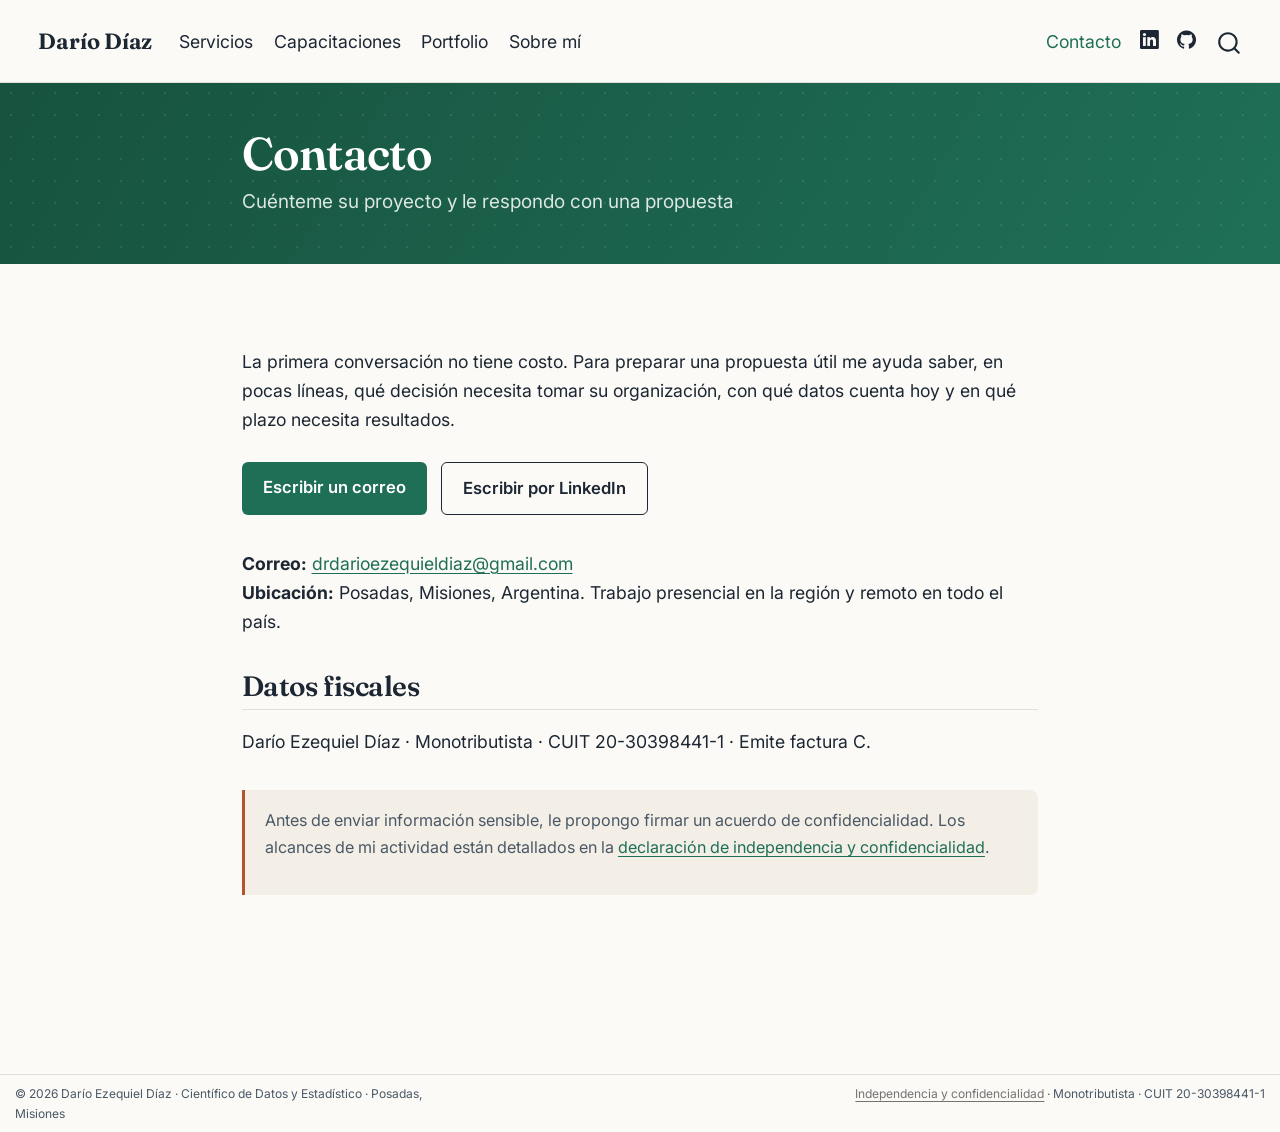
<file: docs/contacto.html>
<!DOCTYPE html>
<html xmlns="http://www.w3.org/1999/xhtml" lang="es" xml:lang="es"><head>

<meta charset="utf-8">
<meta name="generator" content="quarto-1.10.19">

<meta name="viewport" content="width=device-width, initial-scale=1.0, user-scalable=yes">

<meta name="description" content="Contacto para consultorías, diseño de encuestas, análisis de datos y capacitaciones.">

<title>Contacto – Darío Díaz</title>
<style>
/* Default styles provided by pandoc.
** See https://pandoc.org/MANUAL.html#variables-for-html for config info.
*/
span.smallcaps{font-variant: small-caps;}
div.columns{display: flex; gap: 1.5em;}
div.column{flex: auto;}
@media screen {
div.columns{gap: min(4vw, 1.5em);}
div.column{overflow-x: auto;}
}
div.hanging-indent{margin-left: 1.5em; text-indent: -1.5em;}
ul.task-list{list-style: none;}
ul.task-list li input[type="checkbox"] {
  width: 0.8em;
  margin: 0 0.8em 0.2em -1em; /* quarto-specific, see https://github.com/quarto-dev/quarto-cli/issues/4556 */ 
  vertical-align: middle;
}
</style>


<script src="site_libs/quarto-nav/quarto-nav.js"></script>
<script src="site_libs/quarto-nav/headroom.min.js"></script>
<script src="site_libs/clipboard/clipboard.min.js"></script>
<script src="site_libs/quarto-search/autocomplete.umd.js"></script>
<script src="site_libs/quarto-search/fuse.min.js"></script>
<script src="site_libs/quarto-search/quarto-search.js"></script>
<meta name="quarto:offset" content="./">
<link href="./img/favicon.svg" rel="icon" type="image/svg+xml">
<script src="site_libs/quarto-html/quarto.js" type="module"></script>
<script src="site_libs/quarto-html/tabsets/tabsets.js" type="module"></script>
<script src="site_libs/quarto-html/popper.min.js"></script>
<script src="site_libs/quarto-html/tippy.umd.min.js"></script>
<link href="site_libs/quarto-html/tippy.css" rel="stylesheet">
<link href="site_libs/quarto-html/quarto-syntax-highlighting-d466d15e0e21ad9f48f8132b44181650.css" rel="stylesheet" id="quarto-text-highlighting-styles">
<script src="site_libs/bootstrap/bootstrap.min.js"></script>
<link href="site_libs/bootstrap/bootstrap-icons.css" rel="stylesheet">
<link href="site_libs/bootstrap/bootstrap-5e5d592c913f1194441b638813348970.min.css" rel="stylesheet" append-hash="true" id="quarto-bootstrap" data-mode="light">
<script id="quarto-search-options" type="application/json">{
  "location": "navbar",
  "copy-button": false,
  "collapse-after": 3,
  "panel-placement": "end",
  "type": "overlay",
  "limit": 50,
  "keyboard-shortcut": [
    "f",
    "/",
    "s"
  ],
  "show-item-context": false,
  "language": {
    "search-no-results-text": "No se han encontrado resultados",
    "search-matching-documents-text": "documentos encontrados",
    "search-copy-link-title": "Copiar el enlace en la búsqueda",
    "search-hide-matches-text": "Ocultar resultados adicionales",
    "search-more-match-text": "resultado adicional en este documento",
    "search-more-matches-text": "resultados adicionales en este documento",
    "search-clear-button-title": "Borrar",
    "search-text-placeholder": "",
    "search-detached-cancel-button-title": "Cancelar",
    "search-submit-button-title": "Enviar",
    "search-label": "Buscar"
  }
}</script>
<style>html{ scroll-behavior: smooth; }</style>
<link rel="preconnect" href="https://fonts.googleapis.com">
<link rel="preconnect" href="https://fonts.gstatic.com" crossorigin="">
<link href="https://fonts.googleapis.com/css2?family=Fraunces:opsz,wght@9..144,500;9..144,650&amp;family=Inter:wght@400;500;600&amp;family=JetBrains+Mono:wght@400&amp;display=swap" rel="stylesheet">


<meta property="og:title" content="Contacto – Darío Díaz">
<meta property="og:description" content="Contacto para consultorías, diseño de encuestas, análisis de datos y capacitaciones.">
<meta property="og:image" content="https://dariodiaz.com.ar/img/og.jpg">
<meta property="og:site_name" content="Darío Díaz">
<meta property="og:locale" content="es_AR">
<meta name="twitter:title" content="Contacto – Darío Díaz">
<meta name="twitter:description" content="Contacto para consultorías, diseño de encuestas, análisis de datos y capacitaciones.">
<meta name="twitter:image" content="https://dariodiaz.com.ar/img/og.jpg">
<meta name="twitter:card" content="summary_large_image">

<link rel="canonical" href="https://dariodiaz.com.ar/contacto">
<meta property="og:url" content="https://dariodiaz.com.ar/contacto">
</head>

<body class="nav-fixed fullcontent quarto-light">

<div id="quarto-search-results"></div>
  <header id="quarto-header" class="headroom fixed-top quarto-banner">
    <nav class="navbar navbar-expand-lg " data-bs-theme="dark">
      <div class="navbar-container container-fluid">
      <div class="navbar-brand-container mx-auto">
    <a href="./" class="navbar-brand navbar-brand-logo">
    <img src="./img/logo.svg" alt="" class="navbar-logo light-content">
    <img src="./img/logo.svg" alt="" class="navbar-logo dark-content">
    </a>
    <a class="navbar-brand" href="./">
    <span class="navbar-title">Darío Díaz</span>
    </a>
  </div>
            <div id="quarto-search" class="" title="Buscar"></div>
          <button class="navbar-toggler" type="button" data-bs-toggle="collapse" data-bs-target="#navbarCollapse" aria-controls="navbarCollapse" role="menu" aria-expanded="false" aria-label="Navegación de palanca" onclick="if (window.quartoToggleHeadroom) { window.quartoToggleHeadroom(); }">
  <span class="navbar-toggler-icon"></span>
</button>
          <div class="collapse navbar-collapse" id="navbarCollapse">
            <ul class="navbar-nav navbar-nav-scroll me-auto">
  <li class="nav-item">
    <a class="nav-link" href="./servicios"> 
<span class="menu-text">Servicios</span></a>
  </li>  
  <li class="nav-item">
    <a class="nav-link" href="./capacitaciones"> 
<span class="menu-text">Capacitaciones</span></a>
  </li>  
  <li class="nav-item">
    <a class="nav-link" href="./portfolio/"> 
<span class="menu-text">Portfolio</span></a>
  </li>  
  <li class="nav-item">
    <a class="nav-link" href="./sobre-mi"> 
<span class="menu-text">Sobre mí</span></a>
  </li>  
</ul>
            <ul class="navbar-nav navbar-nav-scroll ms-auto">
  <li class="nav-item">
    <a class="nav-link active" href="./contacto" aria-current="page"> 
<span class="menu-text">Contacto</span></a>
  </li>  
  <li class="nav-item compact">
    <a class="nav-link" href="https://www.linkedin.com/in/dr-dario-ezequiel-diaz/"> <i class="bi bi-linkedin" role="img" aria-label="LinkedIn">
</i> 
<span class="menu-text"></span></a>
  </li>  
  <li class="nav-item compact">
    <a class="nav-link" href="https://github.com/DrDarioDiaz"> <i class="bi bi-github" role="img" aria-label="GitHub">
</i> 
<span class="menu-text"></span></a>
  </li>  
</ul>
          </div> <!-- /navcollapse -->
            <div class="quarto-navbar-tools">
</div>
      </div> <!-- /container-fluid -->
    </nav>
</header>
<!-- content -->
<header id="title-block-header" class="quarto-title-block default page-columns page-full">
  <div class="quarto-title-banner page-columns page-full">
    <div class="quarto-title column-body">
      <h1 class="title">Contacto</h1>
            <p class="subtitle lead">Cuénteme su proyecto y le respondo con una propuesta</p>
                  <div>
        <div class="description">
          Contacto para consultorías, diseño de encuestas, análisis de datos y capacitaciones.
        </div>
      </div>
                </div>
  </div>
    
  
  <div class="quarto-title-meta">

      
    
      
    </div>
    
  
  </header><div id="quarto-content" class="quarto-container page-columns page-rows-contents page-layout-article page-navbar">
<!-- sidebar -->
<!-- margin-sidebar -->
    
<!-- main -->
<main class="content quarto-banner-title-block" id="quarto-document-content">





<p>La primera conversación no tiene costo. Para preparar una propuesta útil me ayuda saber, en pocas líneas, qué decisión necesita tomar su organización, con qué datos cuenta hoy y en qué plazo necesita resultados.</p>
<div id="aviso-curso" class="aviso-curso" hidden="">
  <span class="aviso-kicker">Consulta por un curso</span>
  <strong id="aviso-curso-nombre"></strong>
  <span>El botón de correo ya incluye el nombre del curso. Cuénteme cuántas personas participarían, en qué modalidad (presencial o virtual) y para qué fechas aproximadas.</span>
</div>
<div class="cta" style="display:flex;gap:.8rem;flex-wrap:wrap;margin:1.6rem 0 2rem;">
  <a class="btn-principal" id="btn-correo" href="mailto:drdarioezequieldiaz@gmail.com?subject=Consulta%20desde%20el%20sitio%20web">Escribir un correo</a>
  <a class="btn-secundario" href="https://www.linkedin.com/in/dr-dario-ezequiel-diaz/" target="_blank" rel="noopener">Escribir por LinkedIn</a>
</div>
<script>
(function () {
  var curso = new URLSearchParams(window.location.search).get('curso');
  if (!curso) return;
  curso = curso.slice(0, 120);
  var aviso = document.getElementById('aviso-curso');
  document.getElementById('aviso-curso-nombre').textContent = curso;
  aviso.hidden = false;
  var correo = 'drdarioezequieldiaz@gmail.com';
  var asunto = 'Consulta por el curso: ' + curso;
  var cuerpo = 'Hola, Darío:\n\nMe interesa el curso "' + curso + '".\n\n' +
               'Organización: \nCantidad de participantes: \nModalidad (presencial o virtual): \nFechas tentativas: \n\nSaludos.';
  document.getElementById('btn-correo').href = 'mailto:' + correo +
    '?subject=' + encodeURIComponent(asunto) + '&body=' + encodeURIComponent(cuerpo);
})();
</script>
<p><strong>Correo:</strong> <a href="mailto:drdarioezequieldiaz@gmail.com">drdarioezequieldiaz@gmail.com</a><br> <strong>Ubicación:</strong> Posadas, Misiones, Argentina. Trabajo presencial en la región y remoto en todo el país.</p>
<!-- Formulario opcional (Formspree, plan gratuito). Crear el formulario en https://formspree.io,
     reemplazar TU-ID-FORMSPREE y quitar los símbolos de comentario.
```{=html}
<form action="https://formspree.io/f/TU-ID-FORMSPREE" method="POST" style="max-width:36rem;display:grid;gap:.8rem;">
  <label>Nombre y organización<input type="text" name="nombre" required class="form-control"></label>
  <label>Correo electrónico<input type="email" name="email" required class="form-control"></label>
  <label>¿En qué puedo ayudarle?<textarea name="mensaje" rows="6" required class="form-control"></textarea></label>
  <button type="submit" class="btn-principal" style="border:none;">Enviar consulta</button>
</form>
```
-->
<section id="datos-fiscales" class="level2">
<h2 data-anchor-id="datos-fiscales">Datos fiscales</h2>
<p>Darío Ezequiel Díaz · Monotributista · CUIT 20-30398441-1 · Emite factura C.</p>
<div class="nota-independencia">
<p>Antes de enviar información sensible, le propongo firmar un acuerdo de confidencialidad. Los alcances de mi actividad están detallados en la <a href="./independencia">declaración de independencia y confidencialidad</a>.</p>
</div>


</section>

<a onclick="window.scrollTo(0, 0); return false;" role="button" id="quarto-back-to-top"><i class="bi bi-arrow-up"></i> Volver arriba</a></main> <!-- /main -->
<script id="quarto-html-after-body" type="application/javascript">
  window.document.addEventListener("DOMContentLoaded", function (event) {
    const isCodeAnnotation = (el) => {
      for (const clz of el.classList) {
        if (clz.startsWith('code-annotation-')) {                     
          return true;
        }
      }
      return false;
    }
    const onCopySuccess = function(e) {
      // button target
      const button = e.trigger;
      // don't keep focus
      button.blur();
      // flash "checked"
      button.classList.add('code-copy-button-checked');
      var currentTitle = button.getAttribute("title");
      button.setAttribute("title", "Copiado");
      let tooltip;
      if (window.bootstrap) {
        button.setAttribute("data-bs-toggle", "tooltip");
        button.setAttribute("data-bs-placement", "left");
        button.setAttribute("data-bs-title", "Copiado");
        tooltip = new bootstrap.Tooltip(button, 
          { trigger: "manual", 
            customClass: "code-copy-button-tooltip",
            offset: [0, -8]});
        tooltip.show();    
      }
      setTimeout(function() {
        if (tooltip) {
          tooltip.hide();
          button.removeAttribute("data-bs-title");
          button.removeAttribute("data-bs-toggle");
          button.removeAttribute("data-bs-placement");
        }
        button.setAttribute("title", currentTitle);
        button.classList.remove('code-copy-button-checked');
      }, 1000);
      // clear code selection
      e.clearSelection();
    }
    const getTextToCopy = function(trigger) {
      const outerScaffold = trigger.parentElement.cloneNode(true);
      const codeEl = outerScaffold.querySelector('code');
      for (const childEl of codeEl.children) {
        if (isCodeAnnotation(childEl)) {
          childEl.remove();
        }
      }
      return codeEl.innerText;
    }
    const clipboard = new window.ClipboardJS('.code-copy-button:not([data-in-quarto-modal])', {
      text: getTextToCopy
    });
    clipboard.on('success', onCopySuccess);
    if (window.document.getElementById('quarto-embedded-source-code-modal')) {
      const clipboardModal = new window.ClipboardJS('.code-copy-button[data-in-quarto-modal]', {
        text: getTextToCopy,
        container: window.document.getElementById('quarto-embedded-source-code-modal')
      });
      clipboardModal.on('success', onCopySuccess);
    }
      var localhostRegex = new RegExp(/^(?:http|https):\/\/localhost\:?[0-9]*\//);
      var mailtoRegex = new RegExp(/^mailto:/);
        var filterRegex = new RegExp("https:\/\/dariodiaz\.com\.ar");
      var isInternal = (href) => {
          return filterRegex.test(href) || localhostRegex.test(href) || mailtoRegex.test(href);
      }
      // Inspect non-navigation links and adorn them if external
     var links = window.document.querySelectorAll('a[href]:not(.nav-link):not(.navbar-brand):not(.toc-action):not(.sidebar-link):not(.sidebar-item-toggle):not(.pagination-link):not(.no-external):not([aria-hidden]):not(.dropdown-item):not(.quarto-navigation-tool):not(.about-link)');
      for (var i=0; i<links.length; i++) {
        const link = links[i];
        if (!isInternal(link.href)) {
          // undo the damage that might have been done by quarto-nav.js in the case of
          // links that we want to consider external
          if (link.dataset.originalHref !== undefined) {
            link.href = link.dataset.originalHref;
          }
        }
      }
    function tippyHover(el, contentFn, onTriggerFn, onUntriggerFn) {
      const config = {
        allowHTML: true,
        maxWidth: 500,
        delay: 100,
        arrow: false,
        appendTo: function(el) {
            return el.parentElement;
        },
        interactive: true,
        interactiveBorder: 10,
        theme: 'quarto',
        placement: 'bottom-start',
      };
      if (contentFn) {
        config.content = contentFn;
      }
      if (onTriggerFn) {
        config.onTrigger = onTriggerFn;
      }
      if (onUntriggerFn) {
        config.onUntrigger = onUntriggerFn;
      }
      window.tippy(el, config); 
    }
    const noterefs = window.document.querySelectorAll('a[role="doc-noteref"]');
    for (var i=0; i<noterefs.length; i++) {
      const ref = noterefs[i];
      tippyHover(ref, function() {
        // use id or data attribute instead here
        let href = ref.getAttribute('data-footnote-href') || ref.getAttribute('href');
        try { href = new URL(href).hash; } catch {}
        const id = href.replace(/^#\/?/, "");
        const note = window.document.getElementById(id);
        if (note) {
          return note.innerHTML;
        } else {
          return "";
        }
      });
    }
    const xrefs = window.document.querySelectorAll('a.quarto-xref');
    const processXRef = (id, note) => {
      // Strip column container classes
      const stripColumnClz = (el) => {
        el.classList.remove("page-full", "page-columns");
        if (el.children) {
          for (const child of el.children) {
            stripColumnClz(child);
          }
        }
      }
      stripColumnClz(note)
      if (id === null || id.startsWith('sec-')) {
        // Special case sections, only their first couple elements
        const container = document.createElement("div");
        if (note.children && note.children.length > 2) {
          container.appendChild(note.children[0].cloneNode(true));
          for (let i = 1; i < note.children.length; i++) {
            const child = note.children[i];
            if (child.tagName === "P" && child.innerText === "") {
              continue;
            } else {
              container.appendChild(child.cloneNode(true));
              break;
            }
          }
          if (window.Quarto?.typesetMath) {
            window.Quarto.typesetMath(container);
          }
          return container.innerHTML
        } else {
          if (window.Quarto?.typesetMath) {
            window.Quarto.typesetMath(note);
          }
          return note.innerHTML;
        }
      } else {
        // Remove any anchor links if they are present
        const anchorLink = note.querySelector('a.anchorjs-link');
        if (anchorLink) {
          anchorLink.remove();
        }
        if (window.Quarto?.typesetMath) {
          window.Quarto.typesetMath(note);
        }
        if (note.classList.contains("callout")) {
          return note.outerHTML;
        } else {
          return note.innerHTML;
        }
      }
    }
    for (var i=0; i<xrefs.length; i++) {
      const xref = xrefs[i];
      tippyHover(xref, undefined, function(instance) {
        instance.disable();
        let url = xref.getAttribute('href');
        let hash = undefined; 
        if (url.startsWith('#')) {
          hash = url;
        } else {
          try { hash = new URL(url).hash; } catch {}
        }
        if (hash) {
          const id = hash.replace(/^#\/?/, "");
          const note = window.document.getElementById(id);
          if (note !== null) {
            try {
              const html = processXRef(id, note.cloneNode(true));
              instance.setContent(html);
            } finally {
              instance.enable();
              instance.show();
            }
          } else {
            // See if we can fetch this
            fetch(url.split('#')[0])
            .then(res => res.text())
            .then(html => {
              const parser = new DOMParser();
              const htmlDoc = parser.parseFromString(html, "text/html");
              const note = htmlDoc.getElementById(id);
              if (note !== null) {
                const html = processXRef(id, note);
                instance.setContent(html);
              } 
            }).finally(() => {
              instance.enable();
              instance.show();
            });
          }
        } else {
          // See if we can fetch a full url (with no hash to target)
          // This is a special case and we should probably do some content thinning / targeting
          fetch(url)
          .then(res => res.text())
          .then(html => {
            const parser = new DOMParser();
            const htmlDoc = parser.parseFromString(html, "text/html");
            const note = htmlDoc.querySelector('main.content');
            if (note !== null) {
              // This should only happen for chapter cross references
              // (since there is no id in the URL)
              // remove the first header
              if (note.children.length > 0 && note.children[0].tagName === "HEADER") {
                note.children[0].remove();
              }
              const html = processXRef(null, note);
              instance.setContent(html);
            } 
          }).finally(() => {
            instance.enable();
            instance.show();
          });
        }
      }, function(instance) {
      });
    }
        let selectedAnnoteEl;
        const selectorForAnnotation = ( cell, annotation) => {
          let cellAttr = 'data-code-cell="' + cell + '"';
          let lineAttr = 'data-code-annotation="' +  annotation + '"';
          const selector = 'span[' + cellAttr + '][' + lineAttr + ']';
          return selector;
        }
        const selectCodeLines = (annoteEl) => {
          const doc = window.document;
          const targetCell = annoteEl.getAttribute("data-target-cell");
          const targetAnnotation = annoteEl.getAttribute("data-target-annotation");
          const annoteSpan = window.document.querySelector(selectorForAnnotation(targetCell, targetAnnotation));
          const lines = annoteSpan.getAttribute("data-code-lines").split(",");
          const lineIds = lines.map((line) => {
            return targetCell + "-" + line;
          })
          let top = null;
          let height = null;
          let parent = null;
          if (lineIds.length > 0) {
              //compute the position of the single el (top and bottom and make a div)
              const el = window.document.getElementById(lineIds[0]);
              top = el.offsetTop;
              height = el.offsetHeight;
              parent = el.parentElement.parentElement;
            if (lineIds.length > 1) {
              const lastEl = window.document.getElementById(lineIds[lineIds.length - 1]);
              const bottom = lastEl.offsetTop + lastEl.offsetHeight;
              height = bottom - top;
            }
            if (top !== null && height !== null && parent !== null) {
              // cook up a div (if necessary) and position it 
              let div = window.document.getElementById("code-annotation-line-highlight");
              if (div === null) {
                div = window.document.createElement("div");
                div.setAttribute("id", "code-annotation-line-highlight");
                div.style.position = 'absolute';
                parent.appendChild(div);
              }
              div.style.top = top - 2 + "px";
              div.style.height = height + 4 + "px";
              div.style.left = 0;
              let gutterDiv = window.document.getElementById("code-annotation-line-highlight-gutter");
              if (gutterDiv === null) {
                gutterDiv = window.document.createElement("div");
                gutterDiv.setAttribute("id", "code-annotation-line-highlight-gutter");
                gutterDiv.style.position = 'absolute';
                const codeCell = window.document.getElementById(targetCell);
                const gutter = codeCell.querySelector('.code-annotation-gutter');
                gutter.appendChild(gutterDiv);
              }
              gutterDiv.style.top = top - 2 + "px";
              gutterDiv.style.height = height + 4 + "px";
            }
            selectedAnnoteEl = annoteEl;
          }
        };
        const unselectCodeLines = () => {
          const elementsIds = ["code-annotation-line-highlight", "code-annotation-line-highlight-gutter"];
          elementsIds.forEach((elId) => {
            const div = window.document.getElementById(elId);
            if (div) {
              div.remove();
            }
          });
          selectedAnnoteEl = undefined;
        };
          // Handle positioning of the toggle
      window.addEventListener(
        "resize",
        throttle(() => {
          elRect = undefined;
          if (selectedAnnoteEl) {
            selectCodeLines(selectedAnnoteEl);
          }
        }, 10)
      );
      function throttle(fn, ms) {
      let throttle = false;
      let timer;
        return (...args) => {
          if(!throttle) { // first call gets through
              fn.apply(this, args);
              throttle = true;
          } else { // all the others get throttled
              if(timer) clearTimeout(timer); // cancel #2
              timer = setTimeout(() => {
                fn.apply(this, args);
                timer = throttle = false;
              }, ms);
          }
        };
      }
        // Attach click handler to the DT
        const annoteDls = window.document.querySelectorAll('dt[data-target-cell]');
        for (const annoteDlNode of annoteDls) {
          annoteDlNode.addEventListener('click', (event) => {
            const clickedEl = event.target;
            if (clickedEl !== selectedAnnoteEl) {
              unselectCodeLines();
              const activeEl = window.document.querySelector('dt[data-target-cell].code-annotation-active');
              if (activeEl) {
                activeEl.classList.remove('code-annotation-active');
              }
              selectCodeLines(clickedEl);
              clickedEl.classList.add('code-annotation-active');
            } else {
              // Unselect the line
              unselectCodeLines();
              clickedEl.classList.remove('code-annotation-active');
            }
          });
        }
    const findCites = (el) => {
      const parentEl = el.parentElement;
      if (parentEl) {
        const cites = parentEl.dataset.cites;
        if (cites) {
          return {
            el,
            cites: cites.split(' ')
          };
        } else {
          return findCites(el.parentElement)
        }
      } else {
        return undefined;
      }
    };
    var bibliorefs = window.document.querySelectorAll('a[role="doc-biblioref"]');
    for (var i=0; i<bibliorefs.length; i++) {
      const ref = bibliorefs[i];
      const citeInfo = findCites(ref);
      if (citeInfo) {
        tippyHover(citeInfo.el, function() {
          var popup = window.document.createElement('div');
          citeInfo.cites.forEach(function(cite) {
            var citeDiv = window.document.createElement('div');
            citeDiv.classList.add('hanging-indent');
            citeDiv.classList.add('csl-entry');
            var biblioDiv = window.document.getElementById('ref-' + cite);
            if (biblioDiv) {
              citeDiv.innerHTML = biblioDiv.innerHTML;
            }
            popup.appendChild(citeDiv);
          });
          return popup.innerHTML;
        });
      }
    }
  });
  </script>
</div> <!-- /content -->
<footer class="footer">
  <div class="nav-footer">
    <div class="nav-footer-left">
<p>© 2026 Darío Ezequiel Díaz · Científico de Datos y Estadístico · Posadas, Misiones</p>
</div>   
    <div class="nav-footer-center">
      &nbsp;
    </div>
    <div class="nav-footer-right">
<p><a href="./independencia">Independencia y confidencialidad</a> · Monotributista · CUIT 20-30398441-1</p>
</div>
  </div>
</footer>




<script src="site_libs/quarto-html/zenscroll-min.js"></script>
</body></html>
</file>
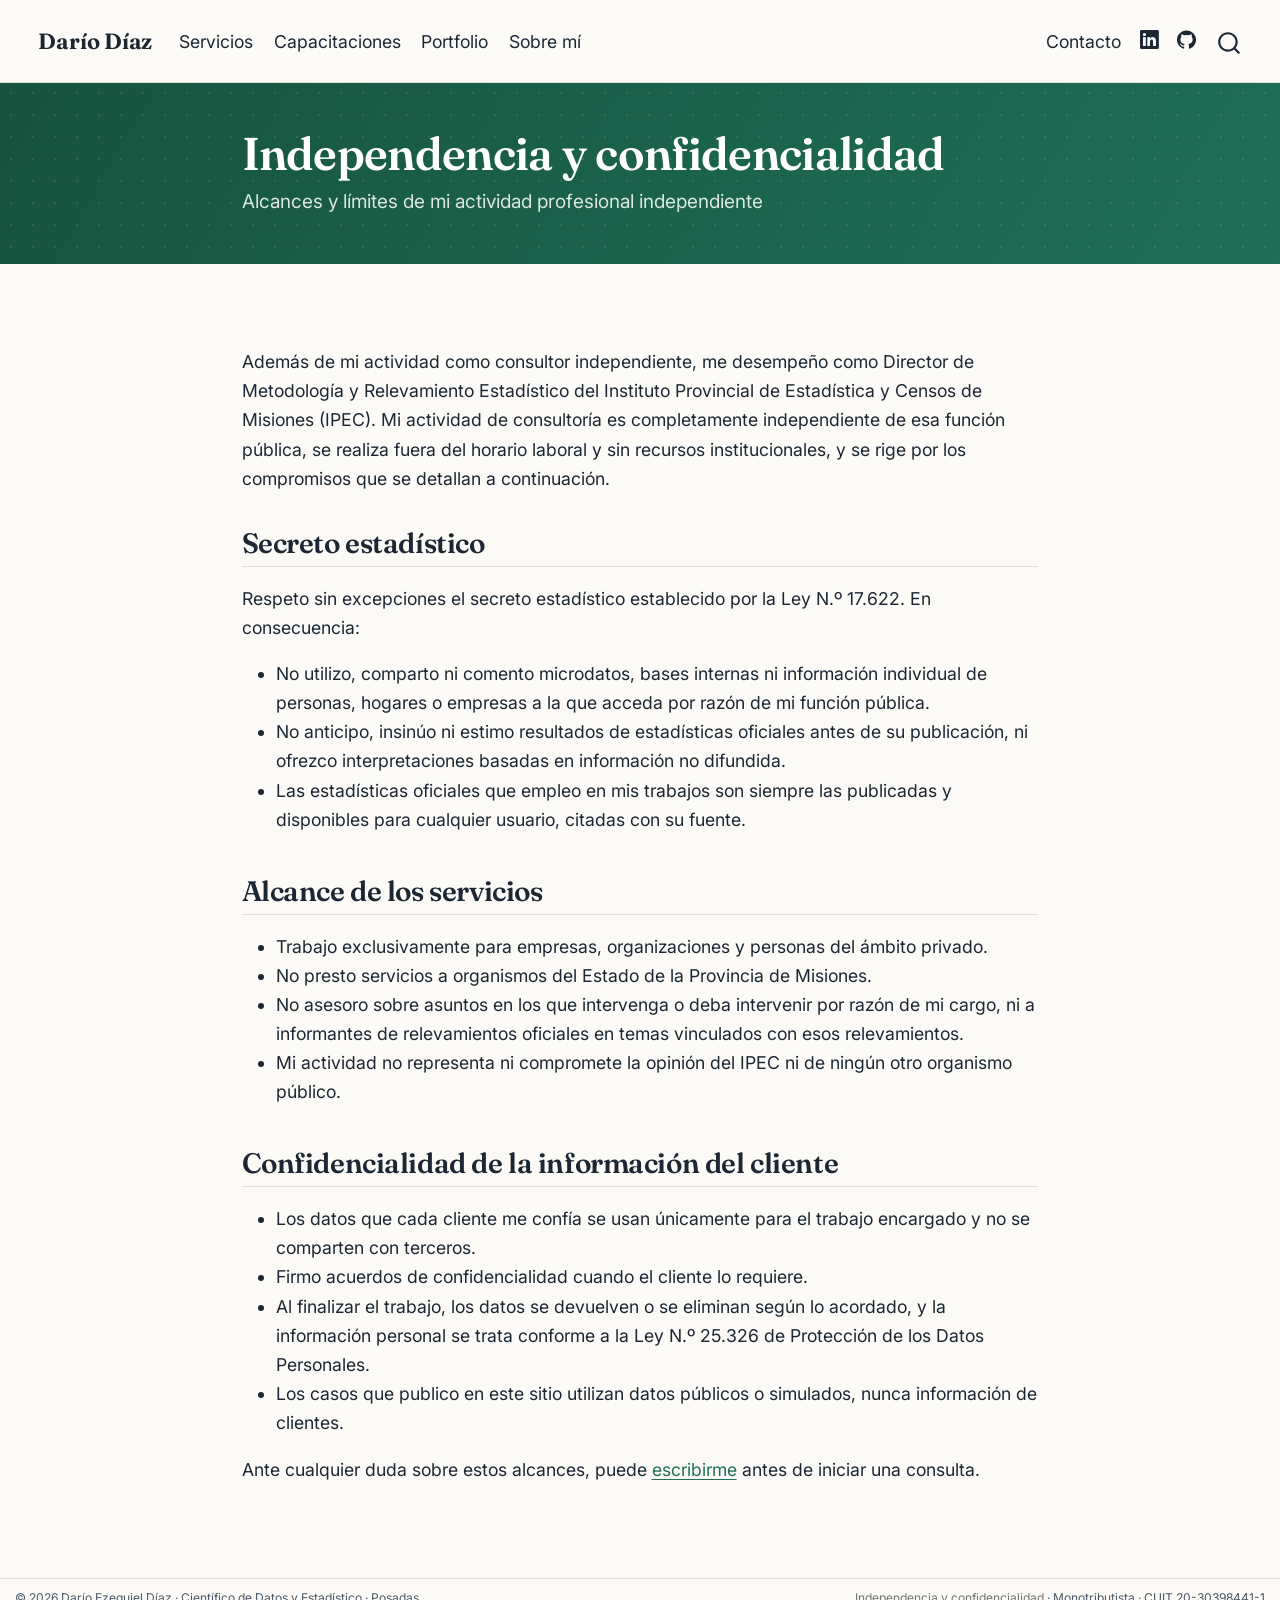
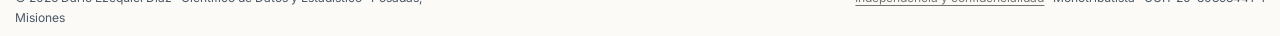
<file: docs/independencia.html>
<!DOCTYPE html>
<html xmlns="http://www.w3.org/1999/xhtml" lang="es" xml:lang="es"><head>

<meta charset="utf-8">
<meta name="generator" content="quarto-1.10.19">

<meta name="viewport" content="width=device-width, initial-scale=1.0, user-scalable=yes">

<meta name="description" content="Declaración de independencia, secreto estadístico y confidencialidad de la información de los clientes.">

<title>Independencia y confidencialidad – Darío Díaz</title>
<style>
/* Default styles provided by pandoc.
** See https://pandoc.org/MANUAL.html#variables-for-html for config info.
*/
span.smallcaps{font-variant: small-caps;}
div.columns{display: flex; gap: 1.5em;}
div.column{flex: auto;}
@media screen {
div.columns{gap: min(4vw, 1.5em);}
div.column{overflow-x: auto;}
}
div.hanging-indent{margin-left: 1.5em; text-indent: -1.5em;}
ul.task-list{list-style: none;}
ul.task-list li input[type="checkbox"] {
  width: 0.8em;
  margin: 0 0.8em 0.2em -1em; /* quarto-specific, see https://github.com/quarto-dev/quarto-cli/issues/4556 */ 
  vertical-align: middle;
}
</style>


<script src="site_libs/quarto-nav/quarto-nav.js"></script>
<script src="site_libs/quarto-nav/headroom.min.js"></script>
<script src="site_libs/clipboard/clipboard.min.js"></script>
<script src="site_libs/quarto-search/autocomplete.umd.js"></script>
<script src="site_libs/quarto-search/fuse.min.js"></script>
<script src="site_libs/quarto-search/quarto-search.js"></script>
<meta name="quarto:offset" content="./">
<link href="./img/favicon.svg" rel="icon" type="image/svg+xml">
<script src="site_libs/quarto-html/quarto.js" type="module"></script>
<script src="site_libs/quarto-html/tabsets/tabsets.js" type="module"></script>
<script src="site_libs/quarto-html/popper.min.js"></script>
<script src="site_libs/quarto-html/tippy.umd.min.js"></script>
<link href="site_libs/quarto-html/tippy.css" rel="stylesheet">
<link href="site_libs/quarto-html/quarto-syntax-highlighting-d466d15e0e21ad9f48f8132b44181650.css" rel="stylesheet" id="quarto-text-highlighting-styles">
<script src="site_libs/bootstrap/bootstrap.min.js"></script>
<link href="site_libs/bootstrap/bootstrap-icons.css" rel="stylesheet">
<link href="site_libs/bootstrap/bootstrap-5e5d592c913f1194441b638813348970.min.css" rel="stylesheet" append-hash="true" id="quarto-bootstrap" data-mode="light">
<script id="quarto-search-options" type="application/json">{
  "location": "navbar",
  "copy-button": false,
  "collapse-after": 3,
  "panel-placement": "end",
  "type": "overlay",
  "limit": 50,
  "keyboard-shortcut": [
    "f",
    "/",
    "s"
  ],
  "show-item-context": false,
  "language": {
    "search-no-results-text": "No se han encontrado resultados",
    "search-matching-documents-text": "documentos encontrados",
    "search-copy-link-title": "Copiar el enlace en la búsqueda",
    "search-hide-matches-text": "Ocultar resultados adicionales",
    "search-more-match-text": "resultado adicional en este documento",
    "search-more-matches-text": "resultados adicionales en este documento",
    "search-clear-button-title": "Borrar",
    "search-text-placeholder": "",
    "search-detached-cancel-button-title": "Cancelar",
    "search-submit-button-title": "Enviar",
    "search-label": "Buscar"
  }
}</script>
<style>html{ scroll-behavior: smooth; }</style>
<link rel="preconnect" href="https://fonts.googleapis.com">
<link rel="preconnect" href="https://fonts.gstatic.com" crossorigin="">
<link href="https://fonts.googleapis.com/css2?family=Fraunces:opsz,wght@9..144,500;9..144,650&amp;family=Inter:wght@400;500;600&amp;family=JetBrains+Mono:wght@400&amp;display=swap" rel="stylesheet">


<meta property="og:title" content="Independencia y confidencialidad – Darío Díaz">
<meta property="og:description" content="Declaración de independencia, secreto estadístico y confidencialidad de la información de los clientes.">
<meta property="og:image" content="https://dariodiaz.com.ar/img/og.jpg">
<meta property="og:site_name" content="Darío Díaz">
<meta property="og:locale" content="es_AR">
<meta name="twitter:title" content="Independencia y confidencialidad – Darío Díaz">
<meta name="twitter:description" content="Declaración de independencia, secreto estadístico y confidencialidad de la información de los clientes.">
<meta name="twitter:image" content="https://dariodiaz.com.ar/img/og.jpg">
<meta name="twitter:card" content="summary_large_image">

<link rel="canonical" href="https://dariodiaz.com.ar/independencia">
<meta property="og:url" content="https://dariodiaz.com.ar/independencia">
</head>

<body class="nav-fixed fullcontent quarto-light">

<div id="quarto-search-results"></div>
  <header id="quarto-header" class="headroom fixed-top quarto-banner">
    <nav class="navbar navbar-expand-lg " data-bs-theme="dark">
      <div class="navbar-container container-fluid">
      <div class="navbar-brand-container mx-auto">
    <a href="./" class="navbar-brand navbar-brand-logo">
    <img src="./img/logo.svg" alt="" class="navbar-logo light-content">
    <img src="./img/logo.svg" alt="" class="navbar-logo dark-content">
    </a>
    <a class="navbar-brand" href="./">
    <span class="navbar-title">Darío Díaz</span>
    </a>
  </div>
            <div id="quarto-search" class="" title="Buscar"></div>
          <button class="navbar-toggler" type="button" data-bs-toggle="collapse" data-bs-target="#navbarCollapse" aria-controls="navbarCollapse" role="menu" aria-expanded="false" aria-label="Navegación de palanca" onclick="if (window.quartoToggleHeadroom) { window.quartoToggleHeadroom(); }">
  <span class="navbar-toggler-icon"></span>
</button>
          <div class="collapse navbar-collapse" id="navbarCollapse">
            <ul class="navbar-nav navbar-nav-scroll me-auto">
  <li class="nav-item">
    <a class="nav-link" href="./servicios"> 
<span class="menu-text">Servicios</span></a>
  </li>  
  <li class="nav-item">
    <a class="nav-link" href="./capacitaciones"> 
<span class="menu-text">Capacitaciones</span></a>
  </li>  
  <li class="nav-item">
    <a class="nav-link" href="./portfolio/"> 
<span class="menu-text">Portfolio</span></a>
  </li>  
  <li class="nav-item">
    <a class="nav-link" href="./sobre-mi"> 
<span class="menu-text">Sobre mí</span></a>
  </li>  
</ul>
            <ul class="navbar-nav navbar-nav-scroll ms-auto">
  <li class="nav-item">
    <a class="nav-link" href="./contacto"> 
<span class="menu-text">Contacto</span></a>
  </li>  
  <li class="nav-item compact">
    <a class="nav-link" href="https://www.linkedin.com/in/dr-dario-ezequiel-diaz/"> <i class="bi bi-linkedin" role="img" aria-label="LinkedIn">
</i> 
<span class="menu-text"></span></a>
  </li>  
  <li class="nav-item compact">
    <a class="nav-link" href="https://github.com/DrDarioDiaz"> <i class="bi bi-github" role="img" aria-label="GitHub">
</i> 
<span class="menu-text"></span></a>
  </li>  
</ul>
          </div> <!-- /navcollapse -->
            <div class="quarto-navbar-tools">
</div>
      </div> <!-- /container-fluid -->
    </nav>
</header>
<!-- content -->
<header id="title-block-header" class="quarto-title-block default page-columns page-full">
  <div class="quarto-title-banner page-columns page-full">
    <div class="quarto-title column-body">
      <h1 class="title">Independencia y confidencialidad</h1>
            <p class="subtitle lead">Alcances y límites de mi actividad profesional independiente</p>
                  <div>
        <div class="description">
          Declaración de independencia, secreto estadístico y confidencialidad de la información de los clientes.
        </div>
      </div>
                </div>
  </div>
    
  
  <div class="quarto-title-meta">

      
    
      
    </div>
    
  
  </header><div id="quarto-content" class="quarto-container page-columns page-rows-contents page-layout-article page-navbar">
<!-- sidebar -->
<!-- margin-sidebar -->
    
<!-- main -->
<main class="content quarto-banner-title-block" id="quarto-document-content">





<p>Además de mi actividad como consultor independiente, me desempeño como Director de Metodología y Relevamiento Estadístico del Instituto Provincial de Estadística y Censos de Misiones (IPEC). Mi actividad de consultoría es completamente independiente de esa función pública, se realiza fuera del horario laboral y sin recursos institucionales, y se rige por los compromisos que se detallan a continuación.</p>
<!-- Opcional, solo si la Dirección Ejecutiva lo autoriza expresamente por escrito:
Esta actividad se desarrolla con conocimiento y conformidad de la Dirección Ejecutiva del IPEC.
-->
<section id="secreto-estadístico" class="level2">
<h2 data-anchor-id="secreto-estadístico">Secreto estadístico</h2>
<p>Respeto sin excepciones el secreto estadístico establecido por la Ley N.º 17.622. En consecuencia:</p>
<ul>
<li>No utilizo, comparto ni comento microdatos, bases internas ni información individual de personas, hogares o empresas a la que acceda por razón de mi función pública.</li>
<li>No anticipo, insinúo ni estimo resultados de estadísticas oficiales antes de su publicación, ni ofrezco interpretaciones basadas en información no difundida.</li>
<li>Las estadísticas oficiales que empleo en mis trabajos son siempre las publicadas y disponibles para cualquier usuario, citadas con su fuente.</li>
</ul>
</section>
<section id="alcance-de-los-servicios" class="level2">
<h2 data-anchor-id="alcance-de-los-servicios">Alcance de los servicios</h2>
<ul>
<li>Trabajo exclusivamente para empresas, organizaciones y personas del ámbito privado.</li>
<li>No presto servicios a organismos del Estado de la Provincia de Misiones.</li>
<li>No asesoro sobre asuntos en los que intervenga o deba intervenir por razón de mi cargo, ni a informantes de relevamientos oficiales en temas vinculados con esos relevamientos.</li>
<li>Mi actividad no representa ni compromete la opinión del IPEC ni de ningún otro organismo público.</li>
</ul>
</section>
<section id="confidencialidad-de-la-información-del-cliente" class="level2">
<h2 data-anchor-id="confidencialidad-de-la-información-del-cliente">Confidencialidad de la información del cliente</h2>
<ul>
<li>Los datos que cada cliente me confía se usan únicamente para el trabajo encargado y no se comparten con terceros.</li>
<li>Firmo acuerdos de confidencialidad cuando el cliente lo requiere.</li>
<li>Al finalizar el trabajo, los datos se devuelven o se eliminan según lo acordado, y la información personal se trata conforme a la Ley N.º 25.326 de Protección de los Datos Personales.</li>
<li>Los casos que publico en este sitio utilizan datos públicos o simulados, nunca información de clientes.</li>
</ul>
<p>Ante cualquier duda sobre estos alcances, puede <a href="./contacto">escribirme</a> antes de iniciar una consulta.</p>


</section>

<a onclick="window.scrollTo(0, 0); return false;" role="button" id="quarto-back-to-top"><i class="bi bi-arrow-up"></i> Volver arriba</a></main> <!-- /main -->
<script id="quarto-html-after-body" type="application/javascript">
  window.document.addEventListener("DOMContentLoaded", function (event) {
    const isCodeAnnotation = (el) => {
      for (const clz of el.classList) {
        if (clz.startsWith('code-annotation-')) {                     
          return true;
        }
      }
      return false;
    }
    const onCopySuccess = function(e) {
      // button target
      const button = e.trigger;
      // don't keep focus
      button.blur();
      // flash "checked"
      button.classList.add('code-copy-button-checked');
      var currentTitle = button.getAttribute("title");
      button.setAttribute("title", "Copiado");
      let tooltip;
      if (window.bootstrap) {
        button.setAttribute("data-bs-toggle", "tooltip");
        button.setAttribute("data-bs-placement", "left");
        button.setAttribute("data-bs-title", "Copiado");
        tooltip = new bootstrap.Tooltip(button, 
          { trigger: "manual", 
            customClass: "code-copy-button-tooltip",
            offset: [0, -8]});
        tooltip.show();    
      }
      setTimeout(function() {
        if (tooltip) {
          tooltip.hide();
          button.removeAttribute("data-bs-title");
          button.removeAttribute("data-bs-toggle");
          button.removeAttribute("data-bs-placement");
        }
        button.setAttribute("title", currentTitle);
        button.classList.remove('code-copy-button-checked');
      }, 1000);
      // clear code selection
      e.clearSelection();
    }
    const getTextToCopy = function(trigger) {
      const outerScaffold = trigger.parentElement.cloneNode(true);
      const codeEl = outerScaffold.querySelector('code');
      for (const childEl of codeEl.children) {
        if (isCodeAnnotation(childEl)) {
          childEl.remove();
        }
      }
      return codeEl.innerText;
    }
    const clipboard = new window.ClipboardJS('.code-copy-button:not([data-in-quarto-modal])', {
      text: getTextToCopy
    });
    clipboard.on('success', onCopySuccess);
    if (window.document.getElementById('quarto-embedded-source-code-modal')) {
      const clipboardModal = new window.ClipboardJS('.code-copy-button[data-in-quarto-modal]', {
        text: getTextToCopy,
        container: window.document.getElementById('quarto-embedded-source-code-modal')
      });
      clipboardModal.on('success', onCopySuccess);
    }
      var localhostRegex = new RegExp(/^(?:http|https):\/\/localhost\:?[0-9]*\//);
      var mailtoRegex = new RegExp(/^mailto:/);
        var filterRegex = new RegExp("https:\/\/dariodiaz\.com\.ar");
      var isInternal = (href) => {
          return filterRegex.test(href) || localhostRegex.test(href) || mailtoRegex.test(href);
      }
      // Inspect non-navigation links and adorn them if external
     var links = window.document.querySelectorAll('a[href]:not(.nav-link):not(.navbar-brand):not(.toc-action):not(.sidebar-link):not(.sidebar-item-toggle):not(.pagination-link):not(.no-external):not([aria-hidden]):not(.dropdown-item):not(.quarto-navigation-tool):not(.about-link)');
      for (var i=0; i<links.length; i++) {
        const link = links[i];
        if (!isInternal(link.href)) {
          // undo the damage that might have been done by quarto-nav.js in the case of
          // links that we want to consider external
          if (link.dataset.originalHref !== undefined) {
            link.href = link.dataset.originalHref;
          }
        }
      }
    function tippyHover(el, contentFn, onTriggerFn, onUntriggerFn) {
      const config = {
        allowHTML: true,
        maxWidth: 500,
        delay: 100,
        arrow: false,
        appendTo: function(el) {
            return el.parentElement;
        },
        interactive: true,
        interactiveBorder: 10,
        theme: 'quarto',
        placement: 'bottom-start',
      };
      if (contentFn) {
        config.content = contentFn;
      }
      if (onTriggerFn) {
        config.onTrigger = onTriggerFn;
      }
      if (onUntriggerFn) {
        config.onUntrigger = onUntriggerFn;
      }
      window.tippy(el, config); 
    }
    const noterefs = window.document.querySelectorAll('a[role="doc-noteref"]');
    for (var i=0; i<noterefs.length; i++) {
      const ref = noterefs[i];
      tippyHover(ref, function() {
        // use id or data attribute instead here
        let href = ref.getAttribute('data-footnote-href') || ref.getAttribute('href');
        try { href = new URL(href).hash; } catch {}
        const id = href.replace(/^#\/?/, "");
        const note = window.document.getElementById(id);
        if (note) {
          return note.innerHTML;
        } else {
          return "";
        }
      });
    }
    const xrefs = window.document.querySelectorAll('a.quarto-xref');
    const processXRef = (id, note) => {
      // Strip column container classes
      const stripColumnClz = (el) => {
        el.classList.remove("page-full", "page-columns");
        if (el.children) {
          for (const child of el.children) {
            stripColumnClz(child);
          }
        }
      }
      stripColumnClz(note)
      if (id === null || id.startsWith('sec-')) {
        // Special case sections, only their first couple elements
        const container = document.createElement("div");
        if (note.children && note.children.length > 2) {
          container.appendChild(note.children[0].cloneNode(true));
          for (let i = 1; i < note.children.length; i++) {
            const child = note.children[i];
            if (child.tagName === "P" && child.innerText === "") {
              continue;
            } else {
              container.appendChild(child.cloneNode(true));
              break;
            }
          }
          if (window.Quarto?.typesetMath) {
            window.Quarto.typesetMath(container);
          }
          return container.innerHTML
        } else {
          if (window.Quarto?.typesetMath) {
            window.Quarto.typesetMath(note);
          }
          return note.innerHTML;
        }
      } else {
        // Remove any anchor links if they are present
        const anchorLink = note.querySelector('a.anchorjs-link');
        if (anchorLink) {
          anchorLink.remove();
        }
        if (window.Quarto?.typesetMath) {
          window.Quarto.typesetMath(note);
        }
        if (note.classList.contains("callout")) {
          return note.outerHTML;
        } else {
          return note.innerHTML;
        }
      }
    }
    for (var i=0; i<xrefs.length; i++) {
      const xref = xrefs[i];
      tippyHover(xref, undefined, function(instance) {
        instance.disable();
        let url = xref.getAttribute('href');
        let hash = undefined; 
        if (url.startsWith('#')) {
          hash = url;
        } else {
          try { hash = new URL(url).hash; } catch {}
        }
        if (hash) {
          const id = hash.replace(/^#\/?/, "");
          const note = window.document.getElementById(id);
          if (note !== null) {
            try {
              const html = processXRef(id, note.cloneNode(true));
              instance.setContent(html);
            } finally {
              instance.enable();
              instance.show();
            }
          } else {
            // See if we can fetch this
            fetch(url.split('#')[0])
            .then(res => res.text())
            .then(html => {
              const parser = new DOMParser();
              const htmlDoc = parser.parseFromString(html, "text/html");
              const note = htmlDoc.getElementById(id);
              if (note !== null) {
                const html = processXRef(id, note);
                instance.setContent(html);
              } 
            }).finally(() => {
              instance.enable();
              instance.show();
            });
          }
        } else {
          // See if we can fetch a full url (with no hash to target)
          // This is a special case and we should probably do some content thinning / targeting
          fetch(url)
          .then(res => res.text())
          .then(html => {
            const parser = new DOMParser();
            const htmlDoc = parser.parseFromString(html, "text/html");
            const note = htmlDoc.querySelector('main.content');
            if (note !== null) {
              // This should only happen for chapter cross references
              // (since there is no id in the URL)
              // remove the first header
              if (note.children.length > 0 && note.children[0].tagName === "HEADER") {
                note.children[0].remove();
              }
              const html = processXRef(null, note);
              instance.setContent(html);
            } 
          }).finally(() => {
            instance.enable();
            instance.show();
          });
        }
      }, function(instance) {
      });
    }
        let selectedAnnoteEl;
        const selectorForAnnotation = ( cell, annotation) => {
          let cellAttr = 'data-code-cell="' + cell + '"';
          let lineAttr = 'data-code-annotation="' +  annotation + '"';
          const selector = 'span[' + cellAttr + '][' + lineAttr + ']';
          return selector;
        }
        const selectCodeLines = (annoteEl) => {
          const doc = window.document;
          const targetCell = annoteEl.getAttribute("data-target-cell");
          const targetAnnotation = annoteEl.getAttribute("data-target-annotation");
          const annoteSpan = window.document.querySelector(selectorForAnnotation(targetCell, targetAnnotation));
          const lines = annoteSpan.getAttribute("data-code-lines").split(",");
          const lineIds = lines.map((line) => {
            return targetCell + "-" + line;
          })
          let top = null;
          let height = null;
          let parent = null;
          if (lineIds.length > 0) {
              //compute the position of the single el (top and bottom and make a div)
              const el = window.document.getElementById(lineIds[0]);
              top = el.offsetTop;
              height = el.offsetHeight;
              parent = el.parentElement.parentElement;
            if (lineIds.length > 1) {
              const lastEl = window.document.getElementById(lineIds[lineIds.length - 1]);
              const bottom = lastEl.offsetTop + lastEl.offsetHeight;
              height = bottom - top;
            }
            if (top !== null && height !== null && parent !== null) {
              // cook up a div (if necessary) and position it 
              let div = window.document.getElementById("code-annotation-line-highlight");
              if (div === null) {
                div = window.document.createElement("div");
                div.setAttribute("id", "code-annotation-line-highlight");
                div.style.position = 'absolute';
                parent.appendChild(div);
              }
              div.style.top = top - 2 + "px";
              div.style.height = height + 4 + "px";
              div.style.left = 0;
              let gutterDiv = window.document.getElementById("code-annotation-line-highlight-gutter");
              if (gutterDiv === null) {
                gutterDiv = window.document.createElement("div");
                gutterDiv.setAttribute("id", "code-annotation-line-highlight-gutter");
                gutterDiv.style.position = 'absolute';
                const codeCell = window.document.getElementById(targetCell);
                const gutter = codeCell.querySelector('.code-annotation-gutter');
                gutter.appendChild(gutterDiv);
              }
              gutterDiv.style.top = top - 2 + "px";
              gutterDiv.style.height = height + 4 + "px";
            }
            selectedAnnoteEl = annoteEl;
          }
        };
        const unselectCodeLines = () => {
          const elementsIds = ["code-annotation-line-highlight", "code-annotation-line-highlight-gutter"];
          elementsIds.forEach((elId) => {
            const div = window.document.getElementById(elId);
            if (div) {
              div.remove();
            }
          });
          selectedAnnoteEl = undefined;
        };
          // Handle positioning of the toggle
      window.addEventListener(
        "resize",
        throttle(() => {
          elRect = undefined;
          if (selectedAnnoteEl) {
            selectCodeLines(selectedAnnoteEl);
          }
        }, 10)
      );
      function throttle(fn, ms) {
      let throttle = false;
      let timer;
        return (...args) => {
          if(!throttle) { // first call gets through
              fn.apply(this, args);
              throttle = true;
          } else { // all the others get throttled
              if(timer) clearTimeout(timer); // cancel #2
              timer = setTimeout(() => {
                fn.apply(this, args);
                timer = throttle = false;
              }, ms);
          }
        };
      }
        // Attach click handler to the DT
        const annoteDls = window.document.querySelectorAll('dt[data-target-cell]');
        for (const annoteDlNode of annoteDls) {
          annoteDlNode.addEventListener('click', (event) => {
            const clickedEl = event.target;
            if (clickedEl !== selectedAnnoteEl) {
              unselectCodeLines();
              const activeEl = window.document.querySelector('dt[data-target-cell].code-annotation-active');
              if (activeEl) {
                activeEl.classList.remove('code-annotation-active');
              }
              selectCodeLines(clickedEl);
              clickedEl.classList.add('code-annotation-active');
            } else {
              // Unselect the line
              unselectCodeLines();
              clickedEl.classList.remove('code-annotation-active');
            }
          });
        }
    const findCites = (el) => {
      const parentEl = el.parentElement;
      if (parentEl) {
        const cites = parentEl.dataset.cites;
        if (cites) {
          return {
            el,
            cites: cites.split(' ')
          };
        } else {
          return findCites(el.parentElement)
        }
      } else {
        return undefined;
      }
    };
    var bibliorefs = window.document.querySelectorAll('a[role="doc-biblioref"]');
    for (var i=0; i<bibliorefs.length; i++) {
      const ref = bibliorefs[i];
      const citeInfo = findCites(ref);
      if (citeInfo) {
        tippyHover(citeInfo.el, function() {
          var popup = window.document.createElement('div');
          citeInfo.cites.forEach(function(cite) {
            var citeDiv = window.document.createElement('div');
            citeDiv.classList.add('hanging-indent');
            citeDiv.classList.add('csl-entry');
            var biblioDiv = window.document.getElementById('ref-' + cite);
            if (biblioDiv) {
              citeDiv.innerHTML = biblioDiv.innerHTML;
            }
            popup.appendChild(citeDiv);
          });
          return popup.innerHTML;
        });
      }
    }
  });
  </script>
</div> <!-- /content -->
<footer class="footer">
  <div class="nav-footer">
    <div class="nav-footer-left">
<p>© 2026 Darío Ezequiel Díaz · Científico de Datos y Estadístico · Posadas, Misiones</p>
</div>   
    <div class="nav-footer-center">
      &nbsp;
    </div>
    <div class="nav-footer-right">
<p><a href="./independencia">Independencia y confidencialidad</a> · Monotributista · CUIT 20-30398441-1</p>
</div>
  </div>
</footer>




<script src="site_libs/quarto-html/zenscroll-min.js"></script>
</body></html>
</file>
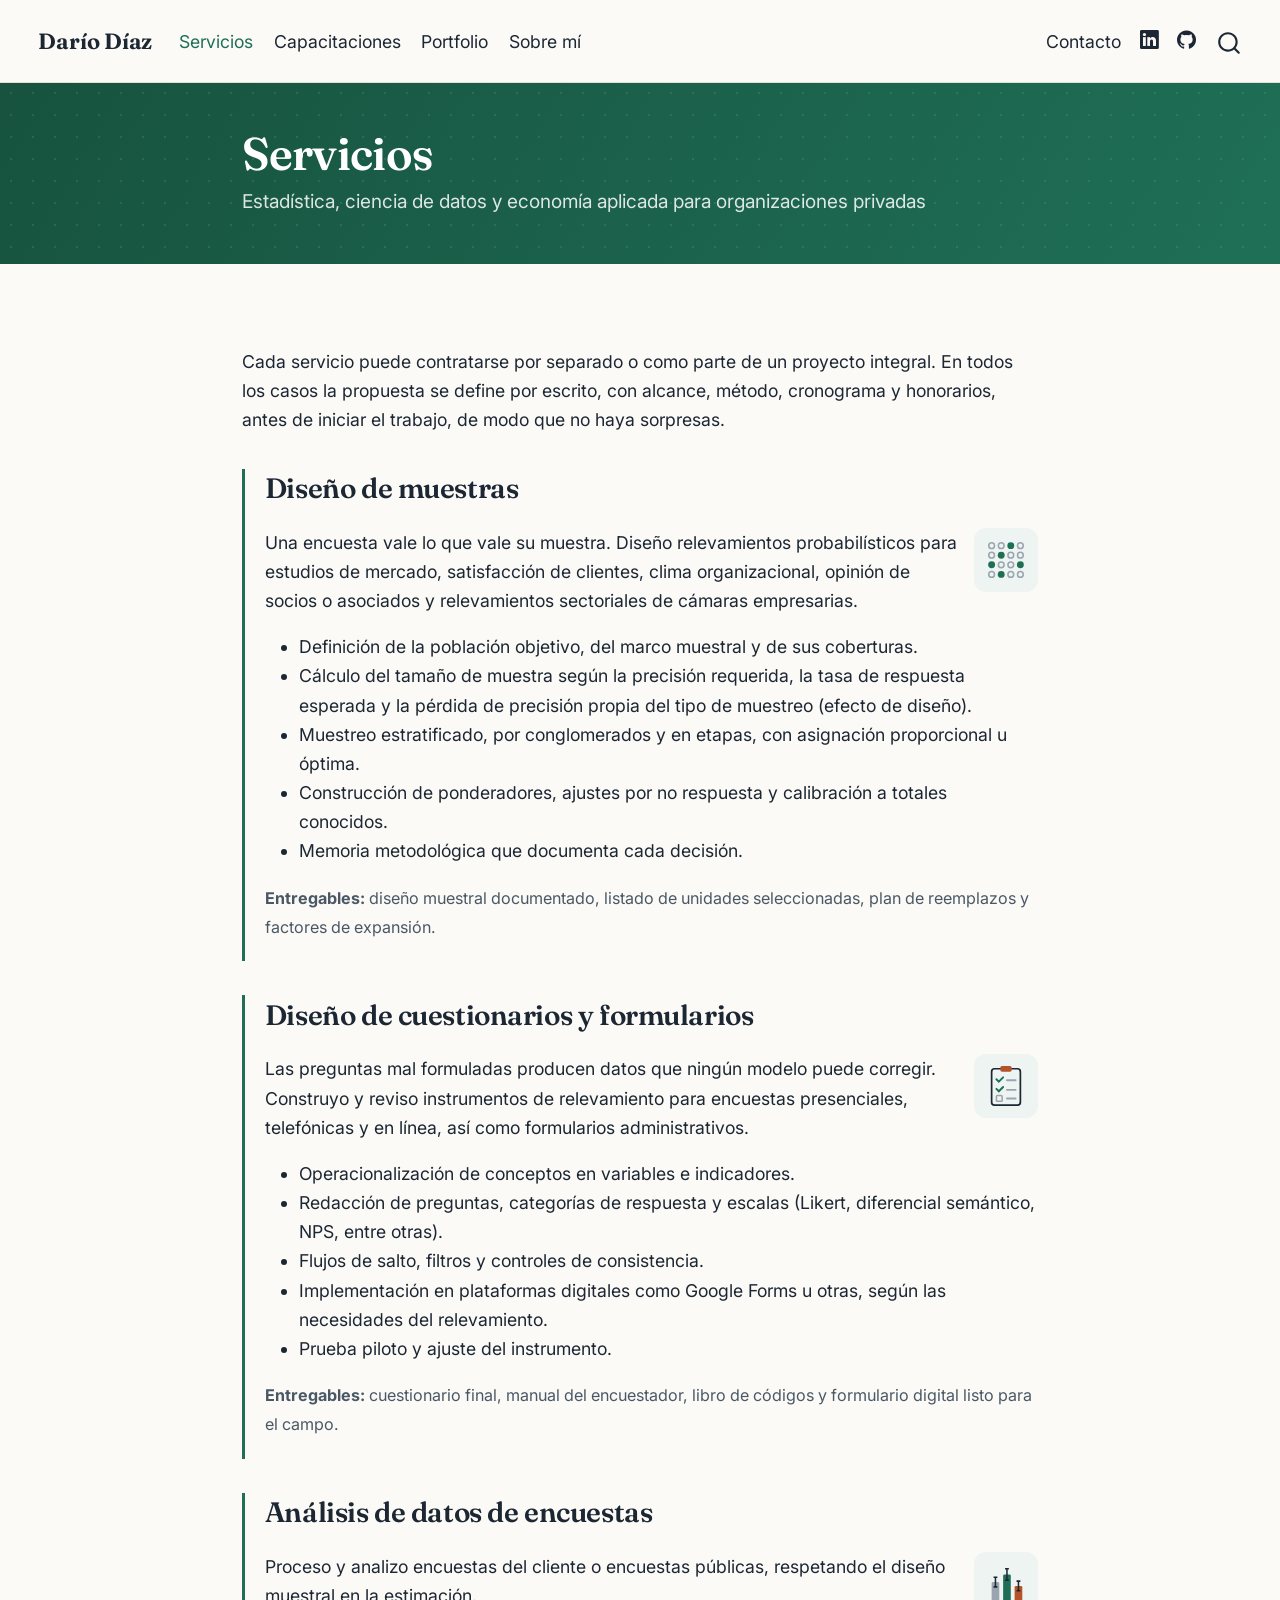
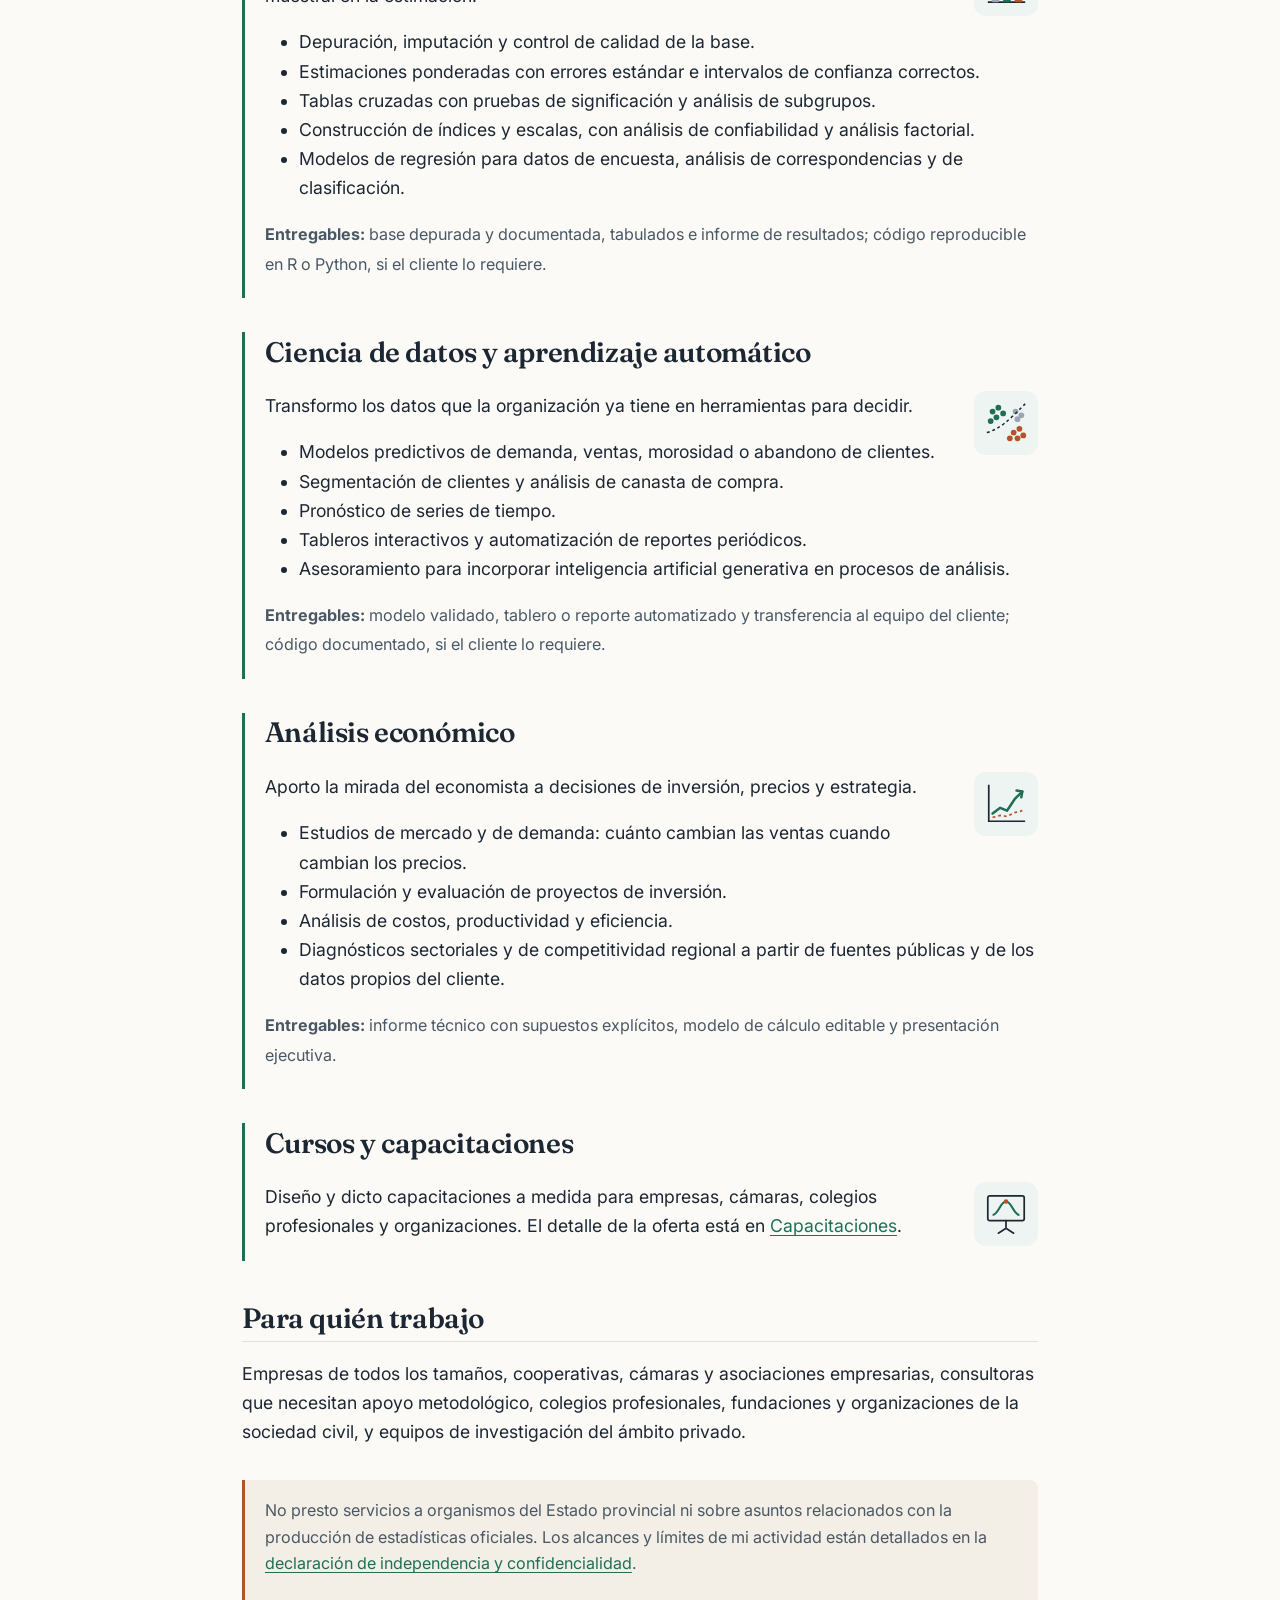
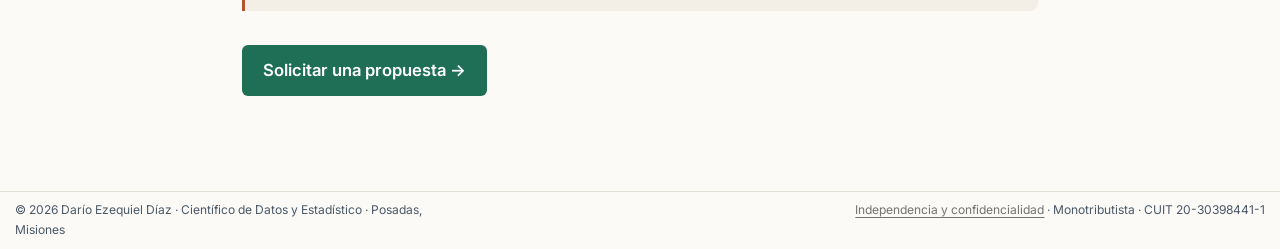
<file: docs/servicios.html>
<!DOCTYPE html>
<html xmlns="http://www.w3.org/1999/xhtml" lang="es" xml:lang="es"><head>

<meta charset="utf-8">
<meta name="generator" content="quarto-1.10.19">

<meta name="viewport" content="width=device-width, initial-scale=1.0, user-scalable=yes">

<meta name="description" content="Diseño muestral, diseño de cuestionarios, análisis de datos de encuestas, ciencia de datos, análisis económico y capacitación.">

<title>Servicios – Darío Díaz</title>
<style>
/* Default styles provided by pandoc.
** See https://pandoc.org/MANUAL.html#variables-for-html for config info.
*/
span.smallcaps{font-variant: small-caps;}
div.columns{display: flex; gap: 1.5em;}
div.column{flex: auto;}
@media screen {
div.columns{gap: min(4vw, 1.5em);}
div.column{overflow-x: auto;}
}
div.hanging-indent{margin-left: 1.5em; text-indent: -1.5em;}
ul.task-list{list-style: none;}
ul.task-list li input[type="checkbox"] {
  width: 0.8em;
  margin: 0 0.8em 0.2em -1em; /* quarto-specific, see https://github.com/quarto-dev/quarto-cli/issues/4556 */ 
  vertical-align: middle;
}
</style>


<script src="site_libs/quarto-nav/quarto-nav.js"></script>
<script src="site_libs/quarto-nav/headroom.min.js"></script>
<script src="site_libs/clipboard/clipboard.min.js"></script>
<script src="site_libs/quarto-search/autocomplete.umd.js"></script>
<script src="site_libs/quarto-search/fuse.min.js"></script>
<script src="site_libs/quarto-search/quarto-search.js"></script>
<meta name="quarto:offset" content="./">
<link href="./img/favicon.svg" rel="icon" type="image/svg+xml">
<script src="site_libs/quarto-html/quarto.js" type="module"></script>
<script src="site_libs/quarto-html/tabsets/tabsets.js" type="module"></script>
<script src="site_libs/quarto-html/popper.min.js"></script>
<script src="site_libs/quarto-html/tippy.umd.min.js"></script>
<link href="site_libs/quarto-html/tippy.css" rel="stylesheet">
<link href="site_libs/quarto-html/quarto-syntax-highlighting-d466d15e0e21ad9f48f8132b44181650.css" rel="stylesheet" id="quarto-text-highlighting-styles">
<script src="site_libs/bootstrap/bootstrap.min.js"></script>
<link href="site_libs/bootstrap/bootstrap-icons.css" rel="stylesheet">
<link href="site_libs/bootstrap/bootstrap-5e5d592c913f1194441b638813348970.min.css" rel="stylesheet" append-hash="true" id="quarto-bootstrap" data-mode="light">
<script id="quarto-search-options" type="application/json">{
  "location": "navbar",
  "copy-button": false,
  "collapse-after": 3,
  "panel-placement": "end",
  "type": "overlay",
  "limit": 50,
  "keyboard-shortcut": [
    "f",
    "/",
    "s"
  ],
  "show-item-context": false,
  "language": {
    "search-no-results-text": "No se han encontrado resultados",
    "search-matching-documents-text": "documentos encontrados",
    "search-copy-link-title": "Copiar el enlace en la búsqueda",
    "search-hide-matches-text": "Ocultar resultados adicionales",
    "search-more-match-text": "resultado adicional en este documento",
    "search-more-matches-text": "resultados adicionales en este documento",
    "search-clear-button-title": "Borrar",
    "search-text-placeholder": "",
    "search-detached-cancel-button-title": "Cancelar",
    "search-submit-button-title": "Enviar",
    "search-label": "Buscar"
  }
}</script>
<style>html{ scroll-behavior: smooth; }</style>
<link rel="preconnect" href="https://fonts.googleapis.com">
<link rel="preconnect" href="https://fonts.gstatic.com" crossorigin="">
<link href="https://fonts.googleapis.com/css2?family=Fraunces:opsz,wght@9..144,500;9..144,650&amp;family=Inter:wght@400;500;600&amp;family=JetBrains+Mono:wght@400&amp;display=swap" rel="stylesheet">


<meta property="og:title" content="Servicios – Darío Díaz">
<meta property="og:description" content="Diseño muestral, diseño de cuestionarios, análisis de datos de encuestas, ciencia de datos, análisis económico y capacitación.">
<meta property="og:image" content="https://dariodiaz.com.ar/img/og.jpg">
<meta property="og:site_name" content="Darío Díaz">
<meta property="og:locale" content="es_AR">
<meta name="twitter:title" content="Servicios – Darío Díaz">
<meta name="twitter:description" content="Diseño muestral, diseño de cuestionarios, análisis de datos de encuestas, ciencia de datos, análisis económico y capacitación.">
<meta name="twitter:image" content="https://dariodiaz.com.ar/img/og.jpg">
<meta name="twitter:card" content="summary_large_image">

<link rel="canonical" href="https://dariodiaz.com.ar/servicios">
<meta property="og:url" content="https://dariodiaz.com.ar/servicios">
</head>

<body class="nav-fixed fullcontent quarto-light">

<div id="quarto-search-results"></div>
  <header id="quarto-header" class="headroom fixed-top quarto-banner">
    <nav class="navbar navbar-expand-lg " data-bs-theme="dark">
      <div class="navbar-container container-fluid">
      <div class="navbar-brand-container mx-auto">
    <a href="./" class="navbar-brand navbar-brand-logo">
    <img src="./img/logo.svg" alt="" class="navbar-logo light-content">
    <img src="./img/logo.svg" alt="" class="navbar-logo dark-content">
    </a>
    <a class="navbar-brand" href="./">
    <span class="navbar-title">Darío Díaz</span>
    </a>
  </div>
            <div id="quarto-search" class="" title="Buscar"></div>
          <button class="navbar-toggler" type="button" data-bs-toggle="collapse" data-bs-target="#navbarCollapse" aria-controls="navbarCollapse" role="menu" aria-expanded="false" aria-label="Navegación de palanca" onclick="if (window.quartoToggleHeadroom) { window.quartoToggleHeadroom(); }">
  <span class="navbar-toggler-icon"></span>
</button>
          <div class="collapse navbar-collapse" id="navbarCollapse">
            <ul class="navbar-nav navbar-nav-scroll me-auto">
  <li class="nav-item">
    <a class="nav-link active" href="./servicios" aria-current="page"> 
<span class="menu-text">Servicios</span></a>
  </li>  
  <li class="nav-item">
    <a class="nav-link" href="./capacitaciones"> 
<span class="menu-text">Capacitaciones</span></a>
  </li>  
  <li class="nav-item">
    <a class="nav-link" href="./portfolio/"> 
<span class="menu-text">Portfolio</span></a>
  </li>  
  <li class="nav-item">
    <a class="nav-link" href="./sobre-mi"> 
<span class="menu-text">Sobre mí</span></a>
  </li>  
</ul>
            <ul class="navbar-nav navbar-nav-scroll ms-auto">
  <li class="nav-item">
    <a class="nav-link" href="./contacto"> 
<span class="menu-text">Contacto</span></a>
  </li>  
  <li class="nav-item compact">
    <a class="nav-link" href="https://www.linkedin.com/in/dr-dario-ezequiel-diaz/"> <i class="bi bi-linkedin" role="img" aria-label="LinkedIn">
</i> 
<span class="menu-text"></span></a>
  </li>  
  <li class="nav-item compact">
    <a class="nav-link" href="https://github.com/DrDarioDiaz"> <i class="bi bi-github" role="img" aria-label="GitHub">
</i> 
<span class="menu-text"></span></a>
  </li>  
</ul>
          </div> <!-- /navcollapse -->
            <div class="quarto-navbar-tools">
</div>
      </div> <!-- /container-fluid -->
    </nav>
</header>
<!-- content -->
<header id="title-block-header" class="quarto-title-block default page-columns page-full">
  <div class="quarto-title-banner page-columns page-full">
    <div class="quarto-title column-body">
      <h1 class="title">Servicios</h1>
            <p class="subtitle lead">Estadística, ciencia de datos y economía aplicada para organizaciones privadas</p>
                  <div>
        <div class="description">
          Diseño muestral, diseño de cuestionarios, análisis de datos de encuestas, ciencia de datos, análisis económico y capacitación.
        </div>
      </div>
                </div>
  </div>
    
  
  <div class="quarto-title-meta">

      
    
      
    </div>
    
  
  </header><div id="quarto-content" class="quarto-container page-columns page-rows-contents page-layout-article page-navbar">
<!-- sidebar -->
<!-- margin-sidebar -->
    
<!-- main -->
<main class="content quarto-banner-title-block" id="quarto-document-content">





<p>Cada servicio puede contratarse por separado o como parte de un proyecto integral. En todos los casos la propuesta se define por escrito, con alcance, método, cronograma y honorarios, antes de iniciar el trabajo, de modo que no haya sorpresas.</p>
<section id="muestras" class="level2 servicio">
<h2 data-anchor-id="muestras">Diseño de muestras</h2>
<svg class="icono-servicio" aria-hidden="true" viewbox="0 0 48 48"><g fill="none" stroke="#9aa5b1" stroke-width="1.6"><circle cx="9" cy="9" r="3"></circle><circle cx="19" cy="9" r="3"></circle><circle cx="39" cy="9" r="3"></circle><circle cx="9" cy="19" r="3"></circle><circle cx="29" cy="19" r="3"></circle><circle cx="39" cy="19" r="3"></circle><circle cx="19" cy="29" r="3"></circle><circle cx="29" cy="29" r="3"></circle><circle cx="9" cy="39" r="3"></circle><circle cx="29" cy="39" r="3"></circle><circle cx="39" cy="39" r="3"></circle></g><g fill="#1f6f57"><circle cx="29" cy="9" r="3.6"></circle><circle cx="19" cy="19" r="3.6"></circle><circle cx="39" cy="29" r="3.6"></circle><circle cx="9" cy="29" r="3.6"></circle><circle cx="19" cy="39" r="3.6"></circle></g></svg>
<p>Una encuesta vale lo que vale su muestra. Diseño relevamientos probabilísticos para estudios de mercado, satisfacción de clientes, clima organizacional, opinión de socios o asociados y relevamientos sectoriales de cámaras empresarias.</p>
<ul>
<li>Definición de la población objetivo, del marco muestral y de sus coberturas.</li>
<li>Cálculo del tamaño de muestra según la precisión requerida, la tasa de respuesta esperada y la pérdida de precisión propia del tipo de muestreo (efecto de diseño).</li>
<li>Muestreo estratificado, por conglomerados y en etapas, con asignación proporcional u óptima.</li>
<li>Construcción de ponderadores, ajustes por no respuesta y calibración a totales conocidos.</li>
<li>Memoria metodológica que documenta cada decisión.</li>
</ul>
<p><span class="entregables"><strong>Entregables:</strong> diseño muestral documentado, listado de unidades seleccionadas, plan de reemplazos y factores de expansión.</span></p>
</section>
<section id="cuestionarios" class="level2 servicio">
<h2 data-anchor-id="cuestionarios">Diseño de cuestionarios y formularios</h2>
<svg class="icono-servicio" aria-hidden="true" viewbox="0 0 48 48"><rect x="9" y="6" width="30" height="38" rx="3" fill="none" stroke="#1c2733" stroke-width="1.8"></rect><rect x="18" y="3" width="12" height="6" rx="2" fill="#b4532a"></rect><g stroke="#1f6f57" stroke-width="2" fill="none" stroke-linecap="round"><path d="M14 17l2.5 2.5L21 15"></path><path d="M14 27l2.5 2.5L21 25"></path></g><rect x="14" y="34" width="6" height="6" rx="1" fill="none" stroke="#9aa5b1" stroke-width="1.6"></rect><g stroke="#9aa5b1" stroke-width="2" stroke-linecap="round"><line x1="25" y1="18" x2="34" y2="18"></line><line x1="25" y1="28" x2="34" y2="28"></line><line x1="25" y1="37" x2="34" y2="37"></line></g></svg>
<p>Las preguntas mal formuladas producen datos que ningún modelo puede corregir. Construyo y reviso instrumentos de relevamiento para encuestas presenciales, telefónicas y en línea, así como formularios administrativos.</p>
<ul>
<li>Operacionalización de conceptos en variables e indicadores.</li>
<li>Redacción de preguntas, categorías de respuesta y escalas (Likert, diferencial semántico, NPS, entre otras).</li>
<li>Flujos de salto, filtros y controles de consistencia.</li>
<li>Implementación en plataformas digitales como Google Forms u otras, según las necesidades del relevamiento.</li>
<li>Prueba piloto y ajuste del instrumento.</li>
</ul>
<p><span class="entregables"><strong>Entregables:</strong> cuestionario final, manual del encuestador, libro de códigos y formulario digital listo para el campo.</span></p>
</section>
<section id="encuestas" class="level2 servicio">
<h2 data-anchor-id="encuestas">Análisis de datos de encuestas</h2>
<svg class="icono-servicio" aria-hidden="true" viewbox="0 0 48 48"><line x1="5" y1="43" x2="44" y2="43" stroke="#1c2733" stroke-width="1.8"></line><rect x="9" y="22" width="8" height="21" rx="1.5" fill="#9aa5b1"></rect><rect x="21" y="14" width="8" height="29" rx="1.5" fill="#1f6f57"></rect><rect x="33" y="26" width="8" height="17" rx="1.5" fill="#b4532a"></rect><g stroke="#1c2733" stroke-width="1.6"><path d="M13 17v10M11 17h4M11 27h4"></path><path d="M25 8v12M23 8h4M23 20h4"></path><path d="M37 21v10M35 21h4M35 31h4"></path></g></svg>
<p>Proceso y analizo encuestas del cliente o encuestas públicas, respetando el diseño muestral en la estimación.</p>
<ul>
<li>Depuración, imputación y control de calidad de la base.</li>
<li>Estimaciones ponderadas con errores estándar e intervalos de confianza correctos.</li>
<li>Tablas cruzadas con pruebas de significación y análisis de subgrupos.</li>
<li>Construcción de índices y escalas, con análisis de confiabilidad y análisis factorial.</li>
<li>Modelos de regresión para datos de encuesta, análisis de correspondencias y de clasificación.</li>
</ul>
<p><span class="entregables"><strong>Entregables:</strong> base depurada y documentada, tabulados e informe de resultados; código reproducible en R o Python, si el cliente lo requiere.</span></p>
</section>
<section id="ciencia-de-datos" class="level2 servicio">
<h2 data-anchor-id="ciencia-de-datos">Ciencia de datos y aprendizaje automático</h2>
<svg class="icono-servicio" aria-hidden="true" viewbox="0 0 48 48"><g fill="#1f6f57"><circle cx="10" cy="12" r="3"></circle><circle cx="16" cy="8" r="3"></circle><circle cx="14" cy="18" r="3"></circle><circle cx="21" cy="14" r="3"></circle><circle cx="8" cy="22" r="3"></circle></g><g fill="#b4532a"><circle cx="32" cy="34" r="3"></circle><circle cx="38" cy="30" r="3"></circle><circle cx="36" cy="40" r="3"></circle><circle cx="42" cy="37" r="3"></circle><circle cx="28" cy="40" r="3"></circle></g><g fill="#9aa5b1"><circle cx="34" cy="12" r="3"></circle><circle cx="40" cy="16" r="3"></circle><circle cx="36" cy="20" r="3"></circle></g><path d="M4 34 C 18 30, 26 22, 44 4" fill="none" stroke="#1c2733" stroke-width="1.6" stroke-dasharray="3 3"></path></svg>
<p>Transformo los datos que la organización ya tiene en herramientas para decidir.</p>
<ul>
<li>Modelos predictivos de demanda, ventas, morosidad o abandono de clientes.</li>
<li>Segmentación de clientes y análisis de canasta de compra.</li>
<li>Pronóstico de series de tiempo.</li>
<li>Tableros interactivos y automatización de reportes periódicos.</li>
<li>Asesoramiento para incorporar inteligencia artificial generativa en procesos de análisis.</li>
</ul>
<p><span class="entregables"><strong>Entregables:</strong> modelo validado, tablero o reporte automatizado y transferencia al equipo del cliente; código documentado, si el cliente lo requiere.</span></p>
</section>
<section id="analisis-economico" class="level2 servicio">
<h2 data-anchor-id="analisis-economico">Análisis económico</h2>
<svg class="icono-servicio" aria-hidden="true" viewbox="0 0 48 48"><path d="M6 4v38h38" fill="none" stroke="#1c2733" stroke-width="1.8"></path><polyline points="10,34 18,28 25,31 33,19 41,11" fill="none" stroke="#1f6f57" stroke-width="2.6" stroke-linejoin="round" stroke-linecap="round"></polyline><path d="M35 10l6 1-1 6" fill="none" stroke="#1f6f57" stroke-width="2.6" stroke-linecap="round" stroke-linejoin="round"></path><polyline points="10,38 18,36 25,37 33,33 41,31" fill="none" stroke="#b4532a" stroke-width="1.8" stroke-dasharray="3 3"></polyline></svg>
<p>Aporto la mirada del economista a decisiones de inversión, precios y estrategia.</p>
<ul>
<li>Estudios de mercado y de demanda: cuánto cambian las ventas cuando cambian los precios.</li>
<li>Formulación y evaluación de proyectos de inversión.</li>
<li>Análisis de costos, productividad y eficiencia.</li>
<li>Diagnósticos sectoriales y de competitividad regional a partir de fuentes públicas y de los datos propios del cliente.</li>
</ul>
<p><span class="entregables"><strong>Entregables:</strong> informe técnico con supuestos explícitos, modelo de cálculo editable y presentación ejecutiva.</span></p>
</section>
<section id="capacitaciones" class="level2 servicio">
<h2 data-anchor-id="capacitaciones">Cursos y capacitaciones</h2>
<svg class="icono-servicio" aria-hidden="true" viewbox="0 0 48 48"><rect x="5" y="5" width="38" height="26" rx="2" fill="none" stroke="#1c2733" stroke-width="1.8"></rect><path d="M24 31v8M16 44l8-5 8 5" fill="none" stroke="#1c2733" stroke-width="1.8" stroke-linecap="round"></path><path d="M10 25 C 16 25, 18 11, 24 11 S 32 25, 38 25" fill="none" stroke="#1f6f57" stroke-width="2.2"></path><circle cx="24" cy="11" r="2.4" fill="#b4532a"></circle></svg>
<p>Diseño y dicto capacitaciones a medida para empresas, cámaras, colegios profesionales y organizaciones. El detalle de la oferta está en <a href="./capacitaciones">Capacitaciones</a>.</p>
</section>
<section id="para-quién-trabajo" class="level2">
<h2 data-anchor-id="para-quién-trabajo">Para quién trabajo</h2>
<p>Empresas de todos los tamaños, cooperativas, cámaras y asociaciones empresarias, consultoras que necesitan apoyo metodológico, colegios profesionales, fundaciones y organizaciones de la sociedad civil, y equipos de investigación del ámbito privado.</p>
<div class="nota-independencia">
<p>No presto servicios a organismos del Estado provincial ni sobre asuntos relacionados con la producción de estadísticas oficiales. Los alcances y límites de mi actividad están detallados en la <a href="./independencia">declaración de independencia y confidencialidad</a>.</p>
</div>
<p><a href="./contacto" class="btn-principal">Solicitar una propuesta →</a></p>


</section>

<a onclick="window.scrollTo(0, 0); return false;" role="button" id="quarto-back-to-top"><i class="bi bi-arrow-up"></i> Volver arriba</a></main> <!-- /main -->
<script id="quarto-html-after-body" type="application/javascript">
  window.document.addEventListener("DOMContentLoaded", function (event) {
    const isCodeAnnotation = (el) => {
      for (const clz of el.classList) {
        if (clz.startsWith('code-annotation-')) {                     
          return true;
        }
      }
      return false;
    }
    const onCopySuccess = function(e) {
      // button target
      const button = e.trigger;
      // don't keep focus
      button.blur();
      // flash "checked"
      button.classList.add('code-copy-button-checked');
      var currentTitle = button.getAttribute("title");
      button.setAttribute("title", "Copiado");
      let tooltip;
      if (window.bootstrap) {
        button.setAttribute("data-bs-toggle", "tooltip");
        button.setAttribute("data-bs-placement", "left");
        button.setAttribute("data-bs-title", "Copiado");
        tooltip = new bootstrap.Tooltip(button, 
          { trigger: "manual", 
            customClass: "code-copy-button-tooltip",
            offset: [0, -8]});
        tooltip.show();    
      }
      setTimeout(function() {
        if (tooltip) {
          tooltip.hide();
          button.removeAttribute("data-bs-title");
          button.removeAttribute("data-bs-toggle");
          button.removeAttribute("data-bs-placement");
        }
        button.setAttribute("title", currentTitle);
        button.classList.remove('code-copy-button-checked');
      }, 1000);
      // clear code selection
      e.clearSelection();
    }
    const getTextToCopy = function(trigger) {
      const outerScaffold = trigger.parentElement.cloneNode(true);
      const codeEl = outerScaffold.querySelector('code');
      for (const childEl of codeEl.children) {
        if (isCodeAnnotation(childEl)) {
          childEl.remove();
        }
      }
      return codeEl.innerText;
    }
    const clipboard = new window.ClipboardJS('.code-copy-button:not([data-in-quarto-modal])', {
      text: getTextToCopy
    });
    clipboard.on('success', onCopySuccess);
    if (window.document.getElementById('quarto-embedded-source-code-modal')) {
      const clipboardModal = new window.ClipboardJS('.code-copy-button[data-in-quarto-modal]', {
        text: getTextToCopy,
        container: window.document.getElementById('quarto-embedded-source-code-modal')
      });
      clipboardModal.on('success', onCopySuccess);
    }
      var localhostRegex = new RegExp(/^(?:http|https):\/\/localhost\:?[0-9]*\//);
      var mailtoRegex = new RegExp(/^mailto:/);
        var filterRegex = new RegExp("https:\/\/dariodiaz\.com\.ar");
      var isInternal = (href) => {
          return filterRegex.test(href) || localhostRegex.test(href) || mailtoRegex.test(href);
      }
      // Inspect non-navigation links and adorn them if external
     var links = window.document.querySelectorAll('a[href]:not(.nav-link):not(.navbar-brand):not(.toc-action):not(.sidebar-link):not(.sidebar-item-toggle):not(.pagination-link):not(.no-external):not([aria-hidden]):not(.dropdown-item):not(.quarto-navigation-tool):not(.about-link)');
      for (var i=0; i<links.length; i++) {
        const link = links[i];
        if (!isInternal(link.href)) {
          // undo the damage that might have been done by quarto-nav.js in the case of
          // links that we want to consider external
          if (link.dataset.originalHref !== undefined) {
            link.href = link.dataset.originalHref;
          }
        }
      }
    function tippyHover(el, contentFn, onTriggerFn, onUntriggerFn) {
      const config = {
        allowHTML: true,
        maxWidth: 500,
        delay: 100,
        arrow: false,
        appendTo: function(el) {
            return el.parentElement;
        },
        interactive: true,
        interactiveBorder: 10,
        theme: 'quarto',
        placement: 'bottom-start',
      };
      if (contentFn) {
        config.content = contentFn;
      }
      if (onTriggerFn) {
        config.onTrigger = onTriggerFn;
      }
      if (onUntriggerFn) {
        config.onUntrigger = onUntriggerFn;
      }
      window.tippy(el, config); 
    }
    const noterefs = window.document.querySelectorAll('a[role="doc-noteref"]');
    for (var i=0; i<noterefs.length; i++) {
      const ref = noterefs[i];
      tippyHover(ref, function() {
        // use id or data attribute instead here
        let href = ref.getAttribute('data-footnote-href') || ref.getAttribute('href');
        try { href = new URL(href).hash; } catch {}
        const id = href.replace(/^#\/?/, "");
        const note = window.document.getElementById(id);
        if (note) {
          return note.innerHTML;
        } else {
          return "";
        }
      });
    }
    const xrefs = window.document.querySelectorAll('a.quarto-xref');
    const processXRef = (id, note) => {
      // Strip column container classes
      const stripColumnClz = (el) => {
        el.classList.remove("page-full", "page-columns");
        if (el.children) {
          for (const child of el.children) {
            stripColumnClz(child);
          }
        }
      }
      stripColumnClz(note)
      if (id === null || id.startsWith('sec-')) {
        // Special case sections, only their first couple elements
        const container = document.createElement("div");
        if (note.children && note.children.length > 2) {
          container.appendChild(note.children[0].cloneNode(true));
          for (let i = 1; i < note.children.length; i++) {
            const child = note.children[i];
            if (child.tagName === "P" && child.innerText === "") {
              continue;
            } else {
              container.appendChild(child.cloneNode(true));
              break;
            }
          }
          if (window.Quarto?.typesetMath) {
            window.Quarto.typesetMath(container);
          }
          return container.innerHTML
        } else {
          if (window.Quarto?.typesetMath) {
            window.Quarto.typesetMath(note);
          }
          return note.innerHTML;
        }
      } else {
        // Remove any anchor links if they are present
        const anchorLink = note.querySelector('a.anchorjs-link');
        if (anchorLink) {
          anchorLink.remove();
        }
        if (window.Quarto?.typesetMath) {
          window.Quarto.typesetMath(note);
        }
        if (note.classList.contains("callout")) {
          return note.outerHTML;
        } else {
          return note.innerHTML;
        }
      }
    }
    for (var i=0; i<xrefs.length; i++) {
      const xref = xrefs[i];
      tippyHover(xref, undefined, function(instance) {
        instance.disable();
        let url = xref.getAttribute('href');
        let hash = undefined; 
        if (url.startsWith('#')) {
          hash = url;
        } else {
          try { hash = new URL(url).hash; } catch {}
        }
        if (hash) {
          const id = hash.replace(/^#\/?/, "");
          const note = window.document.getElementById(id);
          if (note !== null) {
            try {
              const html = processXRef(id, note.cloneNode(true));
              instance.setContent(html);
            } finally {
              instance.enable();
              instance.show();
            }
          } else {
            // See if we can fetch this
            fetch(url.split('#')[0])
            .then(res => res.text())
            .then(html => {
              const parser = new DOMParser();
              const htmlDoc = parser.parseFromString(html, "text/html");
              const note = htmlDoc.getElementById(id);
              if (note !== null) {
                const html = processXRef(id, note);
                instance.setContent(html);
              } 
            }).finally(() => {
              instance.enable();
              instance.show();
            });
          }
        } else {
          // See if we can fetch a full url (with no hash to target)
          // This is a special case and we should probably do some content thinning / targeting
          fetch(url)
          .then(res => res.text())
          .then(html => {
            const parser = new DOMParser();
            const htmlDoc = parser.parseFromString(html, "text/html");
            const note = htmlDoc.querySelector('main.content');
            if (note !== null) {
              // This should only happen for chapter cross references
              // (since there is no id in the URL)
              // remove the first header
              if (note.children.length > 0 && note.children[0].tagName === "HEADER") {
                note.children[0].remove();
              }
              const html = processXRef(null, note);
              instance.setContent(html);
            } 
          }).finally(() => {
            instance.enable();
            instance.show();
          });
        }
      }, function(instance) {
      });
    }
        let selectedAnnoteEl;
        const selectorForAnnotation = ( cell, annotation) => {
          let cellAttr = 'data-code-cell="' + cell + '"';
          let lineAttr = 'data-code-annotation="' +  annotation + '"';
          const selector = 'span[' + cellAttr + '][' + lineAttr + ']';
          return selector;
        }
        const selectCodeLines = (annoteEl) => {
          const doc = window.document;
          const targetCell = annoteEl.getAttribute("data-target-cell");
          const targetAnnotation = annoteEl.getAttribute("data-target-annotation");
          const annoteSpan = window.document.querySelector(selectorForAnnotation(targetCell, targetAnnotation));
          const lines = annoteSpan.getAttribute("data-code-lines").split(",");
          const lineIds = lines.map((line) => {
            return targetCell + "-" + line;
          })
          let top = null;
          let height = null;
          let parent = null;
          if (lineIds.length > 0) {
              //compute the position of the single el (top and bottom and make a div)
              const el = window.document.getElementById(lineIds[0]);
              top = el.offsetTop;
              height = el.offsetHeight;
              parent = el.parentElement.parentElement;
            if (lineIds.length > 1) {
              const lastEl = window.document.getElementById(lineIds[lineIds.length - 1]);
              const bottom = lastEl.offsetTop + lastEl.offsetHeight;
              height = bottom - top;
            }
            if (top !== null && height !== null && parent !== null) {
              // cook up a div (if necessary) and position it 
              let div = window.document.getElementById("code-annotation-line-highlight");
              if (div === null) {
                div = window.document.createElement("div");
                div.setAttribute("id", "code-annotation-line-highlight");
                div.style.position = 'absolute';
                parent.appendChild(div);
              }
              div.style.top = top - 2 + "px";
              div.style.height = height + 4 + "px";
              div.style.left = 0;
              let gutterDiv = window.document.getElementById("code-annotation-line-highlight-gutter");
              if (gutterDiv === null) {
                gutterDiv = window.document.createElement("div");
                gutterDiv.setAttribute("id", "code-annotation-line-highlight-gutter");
                gutterDiv.style.position = 'absolute';
                const codeCell = window.document.getElementById(targetCell);
                const gutter = codeCell.querySelector('.code-annotation-gutter');
                gutter.appendChild(gutterDiv);
              }
              gutterDiv.style.top = top - 2 + "px";
              gutterDiv.style.height = height + 4 + "px";
            }
            selectedAnnoteEl = annoteEl;
          }
        };
        const unselectCodeLines = () => {
          const elementsIds = ["code-annotation-line-highlight", "code-annotation-line-highlight-gutter"];
          elementsIds.forEach((elId) => {
            const div = window.document.getElementById(elId);
            if (div) {
              div.remove();
            }
          });
          selectedAnnoteEl = undefined;
        };
          // Handle positioning of the toggle
      window.addEventListener(
        "resize",
        throttle(() => {
          elRect = undefined;
          if (selectedAnnoteEl) {
            selectCodeLines(selectedAnnoteEl);
          }
        }, 10)
      );
      function throttle(fn, ms) {
      let throttle = false;
      let timer;
        return (...args) => {
          if(!throttle) { // first call gets through
              fn.apply(this, args);
              throttle = true;
          } else { // all the others get throttled
              if(timer) clearTimeout(timer); // cancel #2
              timer = setTimeout(() => {
                fn.apply(this, args);
                timer = throttle = false;
              }, ms);
          }
        };
      }
        // Attach click handler to the DT
        const annoteDls = window.document.querySelectorAll('dt[data-target-cell]');
        for (const annoteDlNode of annoteDls) {
          annoteDlNode.addEventListener('click', (event) => {
            const clickedEl = event.target;
            if (clickedEl !== selectedAnnoteEl) {
              unselectCodeLines();
              const activeEl = window.document.querySelector('dt[data-target-cell].code-annotation-active');
              if (activeEl) {
                activeEl.classList.remove('code-annotation-active');
              }
              selectCodeLines(clickedEl);
              clickedEl.classList.add('code-annotation-active');
            } else {
              // Unselect the line
              unselectCodeLines();
              clickedEl.classList.remove('code-annotation-active');
            }
          });
        }
    const findCites = (el) => {
      const parentEl = el.parentElement;
      if (parentEl) {
        const cites = parentEl.dataset.cites;
        if (cites) {
          return {
            el,
            cites: cites.split(' ')
          };
        } else {
          return findCites(el.parentElement)
        }
      } else {
        return undefined;
      }
    };
    var bibliorefs = window.document.querySelectorAll('a[role="doc-biblioref"]');
    for (var i=0; i<bibliorefs.length; i++) {
      const ref = bibliorefs[i];
      const citeInfo = findCites(ref);
      if (citeInfo) {
        tippyHover(citeInfo.el, function() {
          var popup = window.document.createElement('div');
          citeInfo.cites.forEach(function(cite) {
            var citeDiv = window.document.createElement('div');
            citeDiv.classList.add('hanging-indent');
            citeDiv.classList.add('csl-entry');
            var biblioDiv = window.document.getElementById('ref-' + cite);
            if (biblioDiv) {
              citeDiv.innerHTML = biblioDiv.innerHTML;
            }
            popup.appendChild(citeDiv);
          });
          return popup.innerHTML;
        });
      }
    }
  });
  </script>
</div> <!-- /content -->
<footer class="footer">
  <div class="nav-footer">
    <div class="nav-footer-left">
<p>© 2026 Darío Ezequiel Díaz · Científico de Datos y Estadístico · Posadas, Misiones</p>
</div>   
    <div class="nav-footer-center">
      &nbsp;
    </div>
    <div class="nav-footer-right">
<p><a href="./independencia">Independencia y confidencialidad</a> · Monotributista · CUIT 20-30398441-1</p>
</div>
  </div>
</footer>




<script src="site_libs/quarto-html/zenscroll-min.js"></script>
</body></html>
</file>
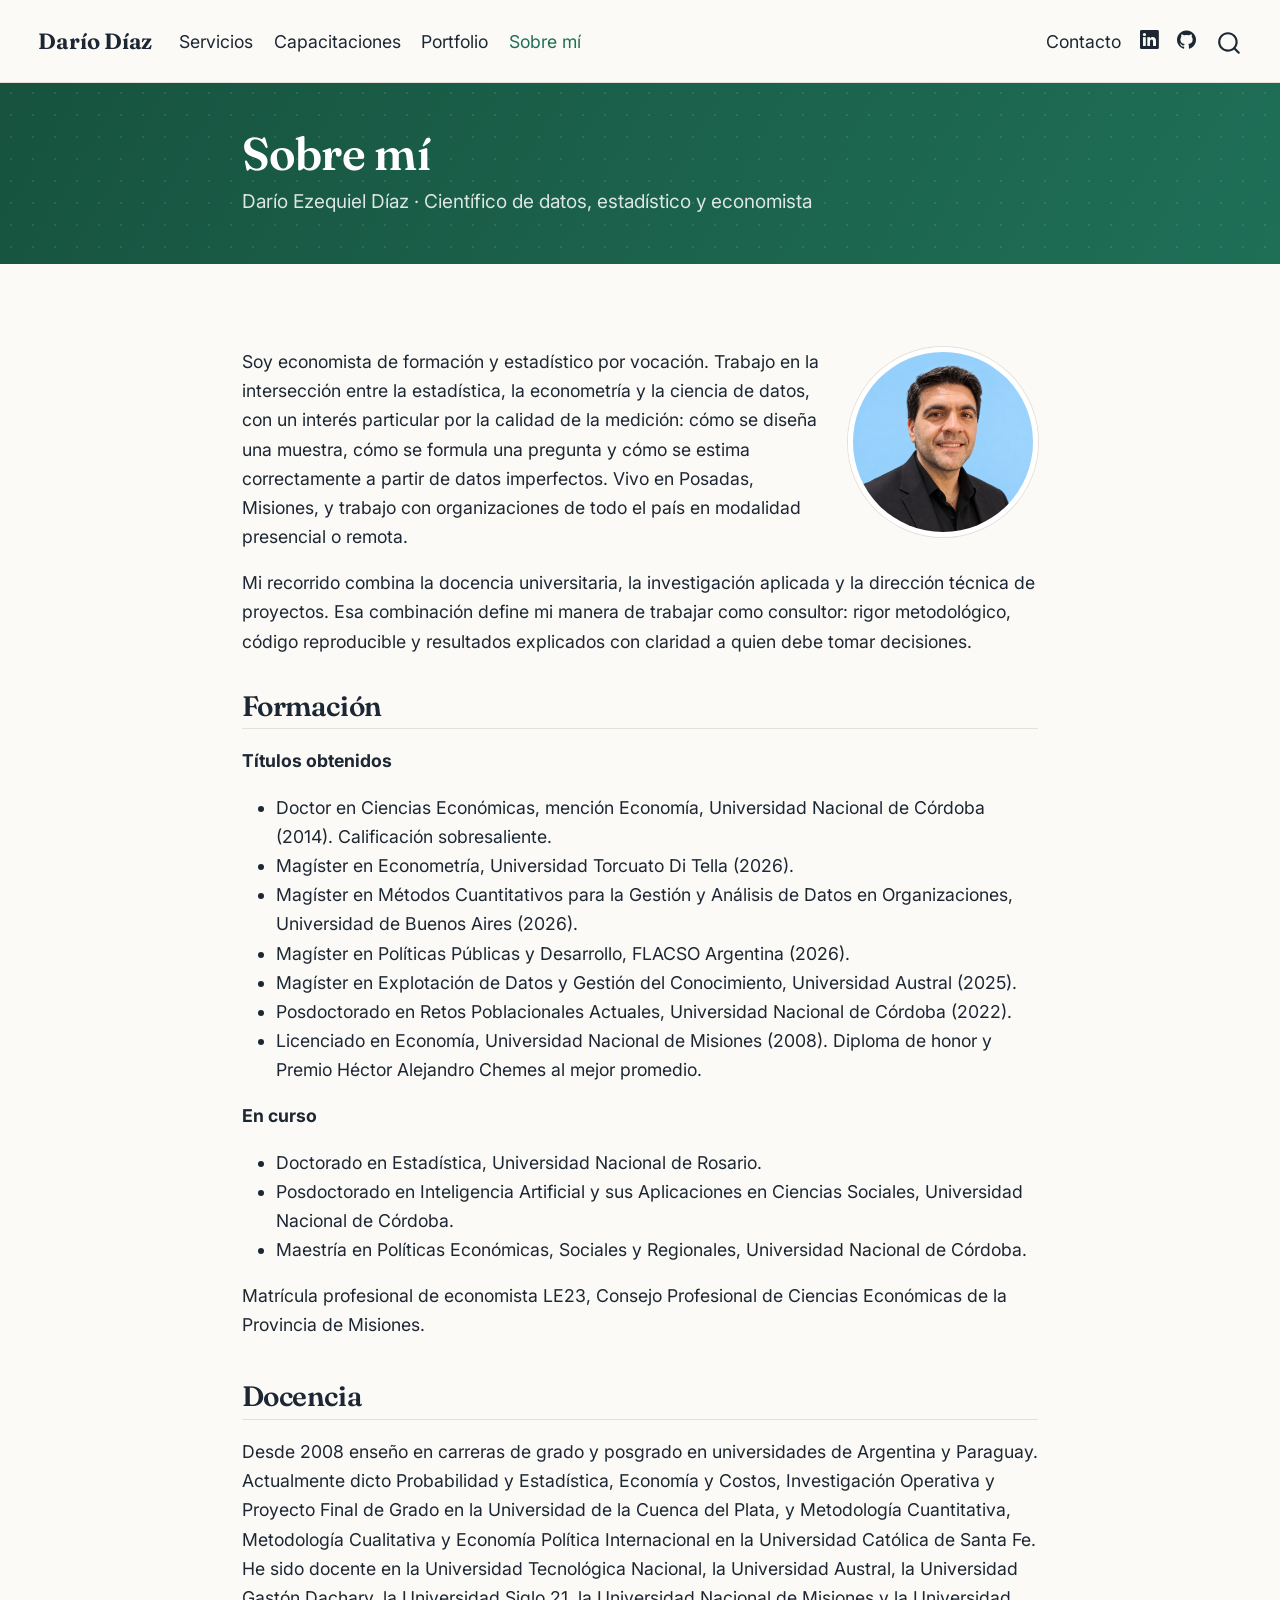
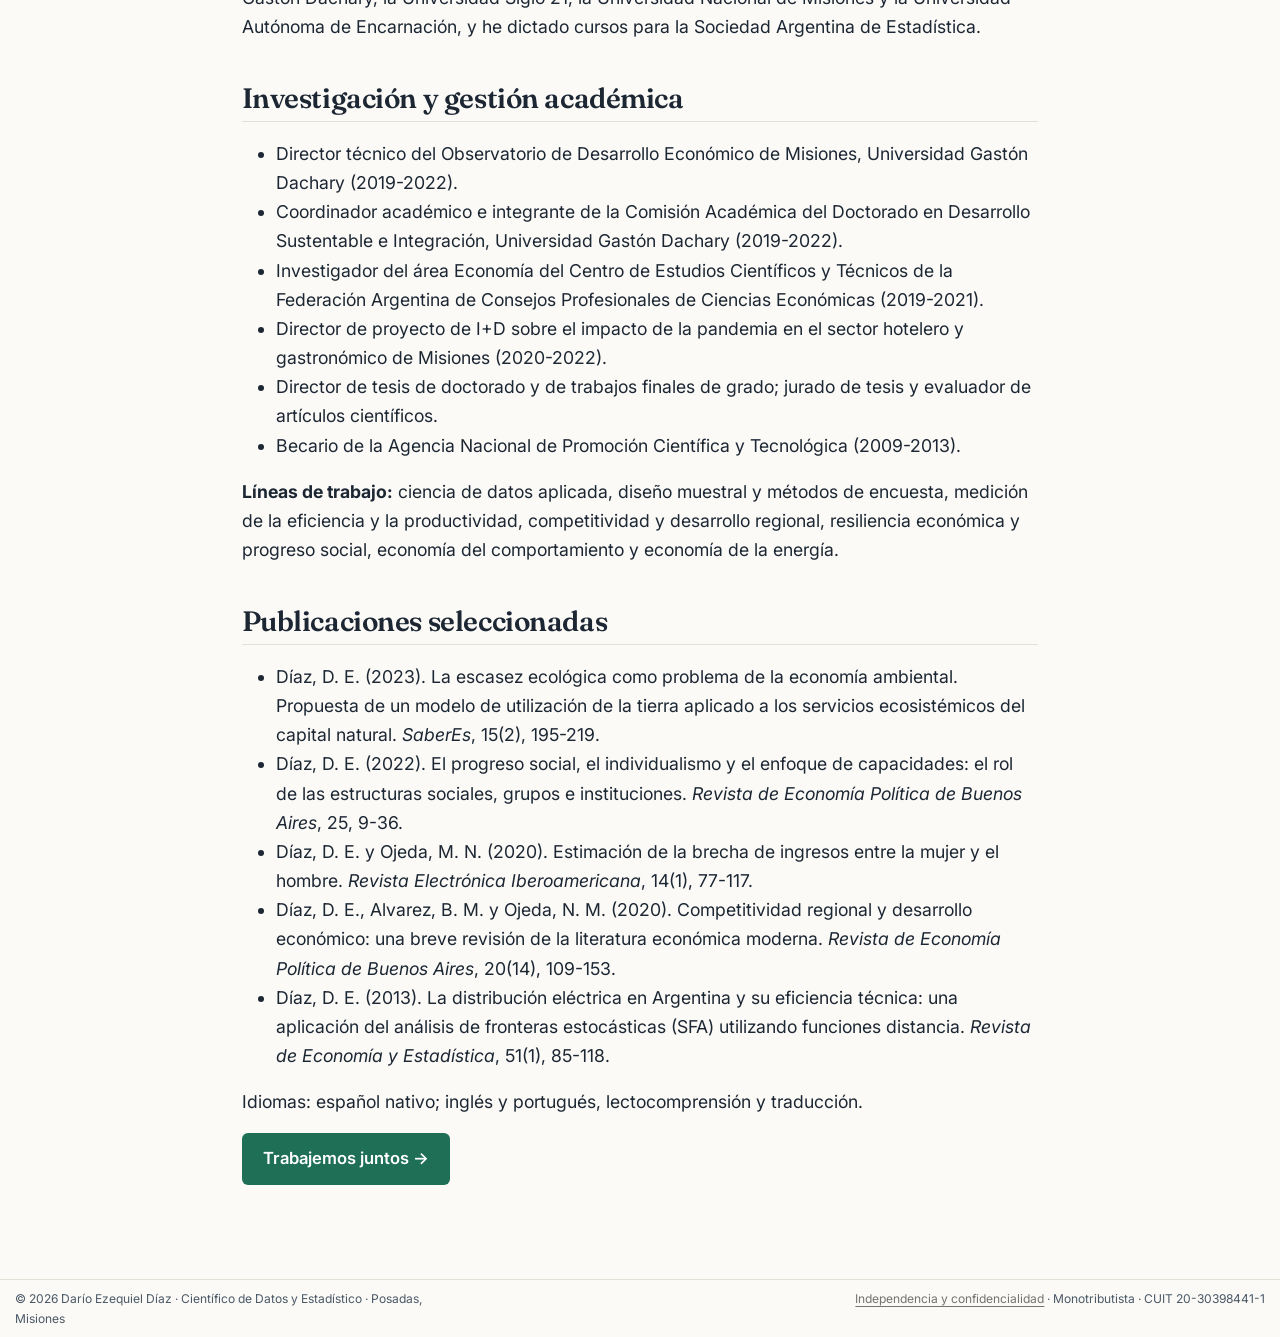
<file: docs/sobre-mi.html>
<!DOCTYPE html>
<html xmlns="http://www.w3.org/1999/xhtml" lang="es" xml:lang="es"><head>

<meta charset="utf-8">
<meta name="generator" content="quarto-1.10.19">

<meta name="viewport" content="width=device-width, initial-scale=1.0, user-scalable=yes">

<meta name="description" content="Formación, docencia, investigación y publicaciones de Darío Ezequiel Díaz.">

<title>Sobre mí – Darío Díaz</title>
<style>
/* Default styles provided by pandoc.
** See https://pandoc.org/MANUAL.html#variables-for-html for config info.
*/
span.smallcaps{font-variant: small-caps;}
div.columns{display: flex; gap: 1.5em;}
div.column{flex: auto;}
@media screen {
div.columns{gap: min(4vw, 1.5em);}
div.column{overflow-x: auto;}
}
div.hanging-indent{margin-left: 1.5em; text-indent: -1.5em;}
ul.task-list{list-style: none;}
ul.task-list li input[type="checkbox"] {
  width: 0.8em;
  margin: 0 0.8em 0.2em -1em; /* quarto-specific, see https://github.com/quarto-dev/quarto-cli/issues/4556 */ 
  vertical-align: middle;
}
</style>


<script src="site_libs/quarto-nav/quarto-nav.js"></script>
<script src="site_libs/quarto-nav/headroom.min.js"></script>
<script src="site_libs/clipboard/clipboard.min.js"></script>
<script src="site_libs/quarto-search/autocomplete.umd.js"></script>
<script src="site_libs/quarto-search/fuse.min.js"></script>
<script src="site_libs/quarto-search/quarto-search.js"></script>
<meta name="quarto:offset" content="./">
<link href="./img/favicon.svg" rel="icon" type="image/svg+xml">
<script src="site_libs/quarto-html/quarto.js" type="module"></script>
<script src="site_libs/quarto-html/tabsets/tabsets.js" type="module"></script>
<script src="site_libs/quarto-html/popper.min.js"></script>
<script src="site_libs/quarto-html/tippy.umd.min.js"></script>
<link href="site_libs/quarto-html/tippy.css" rel="stylesheet">
<link href="site_libs/quarto-html/quarto-syntax-highlighting-d466d15e0e21ad9f48f8132b44181650.css" rel="stylesheet" id="quarto-text-highlighting-styles">
<script src="site_libs/bootstrap/bootstrap.min.js"></script>
<link href="site_libs/bootstrap/bootstrap-icons.css" rel="stylesheet">
<link href="site_libs/bootstrap/bootstrap-5e5d592c913f1194441b638813348970.min.css" rel="stylesheet" append-hash="true" id="quarto-bootstrap" data-mode="light">
<script id="quarto-search-options" type="application/json">{
  "location": "navbar",
  "copy-button": false,
  "collapse-after": 3,
  "panel-placement": "end",
  "type": "overlay",
  "limit": 50,
  "keyboard-shortcut": [
    "f",
    "/",
    "s"
  ],
  "show-item-context": false,
  "language": {
    "search-no-results-text": "No se han encontrado resultados",
    "search-matching-documents-text": "documentos encontrados",
    "search-copy-link-title": "Copiar el enlace en la búsqueda",
    "search-hide-matches-text": "Ocultar resultados adicionales",
    "search-more-match-text": "resultado adicional en este documento",
    "search-more-matches-text": "resultados adicionales en este documento",
    "search-clear-button-title": "Borrar",
    "search-text-placeholder": "",
    "search-detached-cancel-button-title": "Cancelar",
    "search-submit-button-title": "Enviar",
    "search-label": "Buscar"
  }
}</script>
<style>html{ scroll-behavior: smooth; }</style>
<link rel="preconnect" href="https://fonts.googleapis.com">
<link rel="preconnect" href="https://fonts.gstatic.com" crossorigin="">
<link href="https://fonts.googleapis.com/css2?family=Fraunces:opsz,wght@9..144,500;9..144,650&amp;family=Inter:wght@400;500;600&amp;family=JetBrains+Mono:wght@400&amp;display=swap" rel="stylesheet">


<meta property="og:title" content="Sobre mí – Darío Díaz">
<meta property="og:description" content="Formación, docencia, investigación y publicaciones de Darío Ezequiel Díaz.">
<meta property="og:image" content="https://dariodiaz.com.ar/img/foto.jpg">
<meta property="og:site_name" content="Darío Díaz">
<meta property="og:locale" content="es_AR">
<meta property="og:image:alt" content="Darío Ezequiel Díaz">
<meta name="twitter:title" content="Sobre mí – Darío Díaz">
<meta name="twitter:description" content="Formación, docencia, investigación y publicaciones de Darío Ezequiel Díaz.">
<meta name="twitter:image" content="https://dariodiaz.com.ar/img/foto.jpg">
<meta name="twitter:card" content="summary_large_image">
<meta name="twitter:image:alt" content="Darío Ezequiel Díaz">

<link rel="canonical" href="https://dariodiaz.com.ar/sobre-mi">
<meta property="og:url" content="https://dariodiaz.com.ar/sobre-mi">
</head>

<body class="nav-fixed fullcontent quarto-light">

<div id="quarto-search-results"></div>
  <header id="quarto-header" class="headroom fixed-top quarto-banner">
    <nav class="navbar navbar-expand-lg " data-bs-theme="dark">
      <div class="navbar-container container-fluid">
      <div class="navbar-brand-container mx-auto">
    <a href="./" class="navbar-brand navbar-brand-logo">
    <img src="./img/logo.svg" alt="" class="navbar-logo light-content">
    <img src="./img/logo.svg" alt="" class="navbar-logo dark-content">
    </a>
    <a class="navbar-brand" href="./">
    <span class="navbar-title">Darío Díaz</span>
    </a>
  </div>
            <div id="quarto-search" class="" title="Buscar"></div>
          <button class="navbar-toggler" type="button" data-bs-toggle="collapse" data-bs-target="#navbarCollapse" aria-controls="navbarCollapse" role="menu" aria-expanded="false" aria-label="Navegación de palanca" onclick="if (window.quartoToggleHeadroom) { window.quartoToggleHeadroom(); }">
  <span class="navbar-toggler-icon"></span>
</button>
          <div class="collapse navbar-collapse" id="navbarCollapse">
            <ul class="navbar-nav navbar-nav-scroll me-auto">
  <li class="nav-item">
    <a class="nav-link" href="./servicios"> 
<span class="menu-text">Servicios</span></a>
  </li>  
  <li class="nav-item">
    <a class="nav-link" href="./capacitaciones"> 
<span class="menu-text">Capacitaciones</span></a>
  </li>  
  <li class="nav-item">
    <a class="nav-link" href="./portfolio/"> 
<span class="menu-text">Portfolio</span></a>
  </li>  
  <li class="nav-item">
    <a class="nav-link active" href="./sobre-mi" aria-current="page"> 
<span class="menu-text">Sobre mí</span></a>
  </li>  
</ul>
            <ul class="navbar-nav navbar-nav-scroll ms-auto">
  <li class="nav-item">
    <a class="nav-link" href="./contacto"> 
<span class="menu-text">Contacto</span></a>
  </li>  
  <li class="nav-item compact">
    <a class="nav-link" href="https://www.linkedin.com/in/dr-dario-ezequiel-diaz/"> <i class="bi bi-linkedin" role="img" aria-label="LinkedIn">
</i> 
<span class="menu-text"></span></a>
  </li>  
  <li class="nav-item compact">
    <a class="nav-link" href="https://github.com/DrDarioDiaz"> <i class="bi bi-github" role="img" aria-label="GitHub">
</i> 
<span class="menu-text"></span></a>
  </li>  
</ul>
          </div> <!-- /navcollapse -->
            <div class="quarto-navbar-tools">
</div>
      </div> <!-- /container-fluid -->
    </nav>
</header>
<!-- content -->
<header id="title-block-header" class="quarto-title-block default page-columns page-full">
  <div class="quarto-title-banner page-columns page-full">
    <div class="quarto-title column-body">
      <h1 class="title">Sobre mí</h1>
            <p class="subtitle lead">Darío Ezequiel Díaz · Científico de datos, estadístico y economista</p>
                  <div>
        <div class="description">
          Formación, docencia, investigación y publicaciones de Darío Ezequiel Díaz.
        </div>
      </div>
                </div>
  </div>
    
  
  <div class="quarto-title-meta">

      
    
      
    </div>
    
  
  </header><div id="quarto-content" class="quarto-container page-columns page-rows-contents page-layout-article page-navbar">
<!-- sidebar -->
<!-- margin-sidebar -->
    
<!-- main -->
<main class="content quarto-banner-title-block" id="quarto-document-content">





<img class="foto-perfil" src="img/foto.jpg" alt="Darío Ezequiel Díaz" width="190" height="190">
<p>Soy economista de formación y estadístico por vocación. Trabajo en la intersección entre la estadística, la econometría y la ciencia de datos, con un interés particular por la calidad de la medición: cómo se diseña una muestra, cómo se formula una pregunta y cómo se estima correctamente a partir de datos imperfectos. Vivo en Posadas, Misiones, y trabajo con organizaciones de todo el país en modalidad presencial o remota.</p>
<p>Mi recorrido combina la docencia universitaria, la investigación aplicada y la dirección técnica de proyectos. Esa combinación define mi manera de trabajar como consultor: rigor metodológico, código reproducible y resultados explicados con claridad a quien debe tomar decisiones.</p>
<section id="formación" class="level2">
<h2 data-anchor-id="formación">Formación</h2>
<p><strong>Títulos obtenidos</strong></p>
<ul>
<li>Doctor en Ciencias Económicas, mención Economía, Universidad Nacional de Córdoba (2014). Calificación sobresaliente.</li>
<li>Magíster en Econometría, Universidad Torcuato Di Tella (2026).</li>
<li>Magíster en Métodos Cuantitativos para la Gestión y Análisis de Datos en Organizaciones, Universidad de Buenos Aires (2026).</li>
<li>Magíster en Políticas Públicas y Desarrollo, FLACSO Argentina (2026).</li>
<li>Magíster en Explotación de Datos y Gestión del Conocimiento, Universidad Austral (2025).</li>
<li>Posdoctorado en Retos Poblacionales Actuales, Universidad Nacional de Córdoba (2022).</li>
<li>Licenciado en Economía, Universidad Nacional de Misiones (2008). Diploma de honor y Premio Héctor Alejandro Chemes al mejor promedio.</li>
</ul>
<p><strong>En curso</strong></p>
<ul>
<li>Doctorado en Estadística, Universidad Nacional de Rosario.</li>
<li>Posdoctorado en Inteligencia Artificial y sus Aplicaciones en Ciencias Sociales, Universidad Nacional de Córdoba.</li>
<li>Maestría en Políticas Económicas, Sociales y Regionales, Universidad Nacional de Córdoba.</li>
</ul>
<p>Matrícula profesional de economista LE23, Consejo Profesional de Ciencias Económicas de la Provincia de Misiones.</p>
</section>
<section id="docencia" class="level2">
<h2 data-anchor-id="docencia">Docencia</h2>
<p>Desde 2008 enseño en carreras de grado y posgrado en universidades de Argentina y Paraguay. Actualmente dicto Probabilidad y Estadística, Economía y Costos, Investigación Operativa y Proyecto Final de Grado en la Universidad de la Cuenca del Plata, y Metodología Cuantitativa, Metodología Cualitativa y Economía Política Internacional en la Universidad Católica de Santa Fe. He sido docente en la Universidad Tecnológica Nacional, la Universidad Austral, la Universidad Gastón Dachary, la Universidad Siglo 21, la Universidad Nacional de Misiones y la Universidad Autónoma de Encarnación, y he dictado cursos para la Sociedad Argentina de Estadística.</p>
</section>
<section id="investigación-y-gestión-académica" class="level2">
<h2 data-anchor-id="investigación-y-gestión-académica">Investigación y gestión académica</h2>
<ul>
<li>Director técnico del Observatorio de Desarrollo Económico de Misiones, Universidad Gastón Dachary (2019-2022).</li>
<li>Coordinador académico e integrante de la Comisión Académica del Doctorado en Desarrollo Sustentable e Integración, Universidad Gastón Dachary (2019-2022).</li>
<li>Investigador del área Economía del Centro de Estudios Científicos y Técnicos de la Federación Argentina de Consejos Profesionales de Ciencias Económicas (2019-2021).</li>
<li>Director de proyecto de I+D sobre el impacto de la pandemia en el sector hotelero y gastronómico de Misiones (2020-2022).</li>
<li>Director de tesis de doctorado y de trabajos finales de grado; jurado de tesis y evaluador de artículos científicos.</li>
<li>Becario de la Agencia Nacional de Promoción Científica y Tecnológica (2009-2013).</li>
</ul>
<p><strong>Líneas de trabajo:</strong> ciencia de datos aplicada, diseño muestral y métodos de encuesta, medición de la eficiencia y la productividad, competitividad y desarrollo regional, resiliencia económica y progreso social, economía del comportamiento y economía de la energía.</p>
</section>
<section id="publicaciones-seleccionadas" class="level2">
<h2 data-anchor-id="publicaciones-seleccionadas">Publicaciones seleccionadas</h2>
<ul>
<li>Díaz, D. E. (2023). La escasez ecológica como problema de la economía ambiental. Propuesta de un modelo de utilización de la tierra aplicado a los servicios ecosistémicos del capital natural. <em>SaberEs</em>, 15(2), 195-219.</li>
<li>Díaz, D. E. (2022). El progreso social, el individualismo y el enfoque de capacidades: el rol de las estructuras sociales, grupos e instituciones. <em>Revista de Economía Política de Buenos Aires</em>, 25, 9-36.</li>
<li>Díaz, D. E. y Ojeda, M. N. (2020). Estimación de la brecha de ingresos entre la mujer y el hombre. <em>Revista Electrónica Iberoamericana</em>, 14(1), 77-117.</li>
<li>Díaz, D. E., Alvarez, B. M. y Ojeda, N. M. (2020). Competitividad regional y desarrollo económico: una breve revisión de la literatura económica moderna. <em>Revista de Economía Política de Buenos Aires</em>, 20(14), 109-153.</li>
<li>Díaz, D. E. (2013). La distribución eléctrica en Argentina y su eficiencia técnica: una aplicación del análisis de fronteras estocásticas (SFA) utilizando funciones distancia. <em>Revista de Economía y Estadística</em>, 51(1), 85-118.</li>
</ul>
<p>Idiomas: español nativo; inglés y portugués, lectocomprensión y traducción.</p>
<p><a href="./contacto" class="btn-principal">Trabajemos juntos →</a></p>


</section>

<a onclick="window.scrollTo(0, 0); return false;" role="button" id="quarto-back-to-top"><i class="bi bi-arrow-up"></i> Volver arriba</a></main> <!-- /main -->
<script id="quarto-html-after-body" type="application/javascript">
  window.document.addEventListener("DOMContentLoaded", function (event) {
    const isCodeAnnotation = (el) => {
      for (const clz of el.classList) {
        if (clz.startsWith('code-annotation-')) {                     
          return true;
        }
      }
      return false;
    }
    const onCopySuccess = function(e) {
      // button target
      const button = e.trigger;
      // don't keep focus
      button.blur();
      // flash "checked"
      button.classList.add('code-copy-button-checked');
      var currentTitle = button.getAttribute("title");
      button.setAttribute("title", "Copiado");
      let tooltip;
      if (window.bootstrap) {
        button.setAttribute("data-bs-toggle", "tooltip");
        button.setAttribute("data-bs-placement", "left");
        button.setAttribute("data-bs-title", "Copiado");
        tooltip = new bootstrap.Tooltip(button, 
          { trigger: "manual", 
            customClass: "code-copy-button-tooltip",
            offset: [0, -8]});
        tooltip.show();    
      }
      setTimeout(function() {
        if (tooltip) {
          tooltip.hide();
          button.removeAttribute("data-bs-title");
          button.removeAttribute("data-bs-toggle");
          button.removeAttribute("data-bs-placement");
        }
        button.setAttribute("title", currentTitle);
        button.classList.remove('code-copy-button-checked');
      }, 1000);
      // clear code selection
      e.clearSelection();
    }
    const getTextToCopy = function(trigger) {
      const outerScaffold = trigger.parentElement.cloneNode(true);
      const codeEl = outerScaffold.querySelector('code');
      for (const childEl of codeEl.children) {
        if (isCodeAnnotation(childEl)) {
          childEl.remove();
        }
      }
      return codeEl.innerText;
    }
    const clipboard = new window.ClipboardJS('.code-copy-button:not([data-in-quarto-modal])', {
      text: getTextToCopy
    });
    clipboard.on('success', onCopySuccess);
    if (window.document.getElementById('quarto-embedded-source-code-modal')) {
      const clipboardModal = new window.ClipboardJS('.code-copy-button[data-in-quarto-modal]', {
        text: getTextToCopy,
        container: window.document.getElementById('quarto-embedded-source-code-modal')
      });
      clipboardModal.on('success', onCopySuccess);
    }
      var localhostRegex = new RegExp(/^(?:http|https):\/\/localhost\:?[0-9]*\//);
      var mailtoRegex = new RegExp(/^mailto:/);
        var filterRegex = new RegExp("https:\/\/dariodiaz\.com\.ar");
      var isInternal = (href) => {
          return filterRegex.test(href) || localhostRegex.test(href) || mailtoRegex.test(href);
      }
      // Inspect non-navigation links and adorn them if external
     var links = window.document.querySelectorAll('a[href]:not(.nav-link):not(.navbar-brand):not(.toc-action):not(.sidebar-link):not(.sidebar-item-toggle):not(.pagination-link):not(.no-external):not([aria-hidden]):not(.dropdown-item):not(.quarto-navigation-tool):not(.about-link)');
      for (var i=0; i<links.length; i++) {
        const link = links[i];
        if (!isInternal(link.href)) {
          // undo the damage that might have been done by quarto-nav.js in the case of
          // links that we want to consider external
          if (link.dataset.originalHref !== undefined) {
            link.href = link.dataset.originalHref;
          }
        }
      }
    function tippyHover(el, contentFn, onTriggerFn, onUntriggerFn) {
      const config = {
        allowHTML: true,
        maxWidth: 500,
        delay: 100,
        arrow: false,
        appendTo: function(el) {
            return el.parentElement;
        },
        interactive: true,
        interactiveBorder: 10,
        theme: 'quarto',
        placement: 'bottom-start',
      };
      if (contentFn) {
        config.content = contentFn;
      }
      if (onTriggerFn) {
        config.onTrigger = onTriggerFn;
      }
      if (onUntriggerFn) {
        config.onUntrigger = onUntriggerFn;
      }
      window.tippy(el, config); 
    }
    const noterefs = window.document.querySelectorAll('a[role="doc-noteref"]');
    for (var i=0; i<noterefs.length; i++) {
      const ref = noterefs[i];
      tippyHover(ref, function() {
        // use id or data attribute instead here
        let href = ref.getAttribute('data-footnote-href') || ref.getAttribute('href');
        try { href = new URL(href).hash; } catch {}
        const id = href.replace(/^#\/?/, "");
        const note = window.document.getElementById(id);
        if (note) {
          return note.innerHTML;
        } else {
          return "";
        }
      });
    }
    const xrefs = window.document.querySelectorAll('a.quarto-xref');
    const processXRef = (id, note) => {
      // Strip column container classes
      const stripColumnClz = (el) => {
        el.classList.remove("page-full", "page-columns");
        if (el.children) {
          for (const child of el.children) {
            stripColumnClz(child);
          }
        }
      }
      stripColumnClz(note)
      if (id === null || id.startsWith('sec-')) {
        // Special case sections, only their first couple elements
        const container = document.createElement("div");
        if (note.children && note.children.length > 2) {
          container.appendChild(note.children[0].cloneNode(true));
          for (let i = 1; i < note.children.length; i++) {
            const child = note.children[i];
            if (child.tagName === "P" && child.innerText === "") {
              continue;
            } else {
              container.appendChild(child.cloneNode(true));
              break;
            }
          }
          if (window.Quarto?.typesetMath) {
            window.Quarto.typesetMath(container);
          }
          return container.innerHTML
        } else {
          if (window.Quarto?.typesetMath) {
            window.Quarto.typesetMath(note);
          }
          return note.innerHTML;
        }
      } else {
        // Remove any anchor links if they are present
        const anchorLink = note.querySelector('a.anchorjs-link');
        if (anchorLink) {
          anchorLink.remove();
        }
        if (window.Quarto?.typesetMath) {
          window.Quarto.typesetMath(note);
        }
        if (note.classList.contains("callout")) {
          return note.outerHTML;
        } else {
          return note.innerHTML;
        }
      }
    }
    for (var i=0; i<xrefs.length; i++) {
      const xref = xrefs[i];
      tippyHover(xref, undefined, function(instance) {
        instance.disable();
        let url = xref.getAttribute('href');
        let hash = undefined; 
        if (url.startsWith('#')) {
          hash = url;
        } else {
          try { hash = new URL(url).hash; } catch {}
        }
        if (hash) {
          const id = hash.replace(/^#\/?/, "");
          const note = window.document.getElementById(id);
          if (note !== null) {
            try {
              const html = processXRef(id, note.cloneNode(true));
              instance.setContent(html);
            } finally {
              instance.enable();
              instance.show();
            }
          } else {
            // See if we can fetch this
            fetch(url.split('#')[0])
            .then(res => res.text())
            .then(html => {
              const parser = new DOMParser();
              const htmlDoc = parser.parseFromString(html, "text/html");
              const note = htmlDoc.getElementById(id);
              if (note !== null) {
                const html = processXRef(id, note);
                instance.setContent(html);
              } 
            }).finally(() => {
              instance.enable();
              instance.show();
            });
          }
        } else {
          // See if we can fetch a full url (with no hash to target)
          // This is a special case and we should probably do some content thinning / targeting
          fetch(url)
          .then(res => res.text())
          .then(html => {
            const parser = new DOMParser();
            const htmlDoc = parser.parseFromString(html, "text/html");
            const note = htmlDoc.querySelector('main.content');
            if (note !== null) {
              // This should only happen for chapter cross references
              // (since there is no id in the URL)
              // remove the first header
              if (note.children.length > 0 && note.children[0].tagName === "HEADER") {
                note.children[0].remove();
              }
              const html = processXRef(null, note);
              instance.setContent(html);
            } 
          }).finally(() => {
            instance.enable();
            instance.show();
          });
        }
      }, function(instance) {
      });
    }
        let selectedAnnoteEl;
        const selectorForAnnotation = ( cell, annotation) => {
          let cellAttr = 'data-code-cell="' + cell + '"';
          let lineAttr = 'data-code-annotation="' +  annotation + '"';
          const selector = 'span[' + cellAttr + '][' + lineAttr + ']';
          return selector;
        }
        const selectCodeLines = (annoteEl) => {
          const doc = window.document;
          const targetCell = annoteEl.getAttribute("data-target-cell");
          const targetAnnotation = annoteEl.getAttribute("data-target-annotation");
          const annoteSpan = window.document.querySelector(selectorForAnnotation(targetCell, targetAnnotation));
          const lines = annoteSpan.getAttribute("data-code-lines").split(",");
          const lineIds = lines.map((line) => {
            return targetCell + "-" + line;
          })
          let top = null;
          let height = null;
          let parent = null;
          if (lineIds.length > 0) {
              //compute the position of the single el (top and bottom and make a div)
              const el = window.document.getElementById(lineIds[0]);
              top = el.offsetTop;
              height = el.offsetHeight;
              parent = el.parentElement.parentElement;
            if (lineIds.length > 1) {
              const lastEl = window.document.getElementById(lineIds[lineIds.length - 1]);
              const bottom = lastEl.offsetTop + lastEl.offsetHeight;
              height = bottom - top;
            }
            if (top !== null && height !== null && parent !== null) {
              // cook up a div (if necessary) and position it 
              let div = window.document.getElementById("code-annotation-line-highlight");
              if (div === null) {
                div = window.document.createElement("div");
                div.setAttribute("id", "code-annotation-line-highlight");
                div.style.position = 'absolute';
                parent.appendChild(div);
              }
              div.style.top = top - 2 + "px";
              div.style.height = height + 4 + "px";
              div.style.left = 0;
              let gutterDiv = window.document.getElementById("code-annotation-line-highlight-gutter");
              if (gutterDiv === null) {
                gutterDiv = window.document.createElement("div");
                gutterDiv.setAttribute("id", "code-annotation-line-highlight-gutter");
                gutterDiv.style.position = 'absolute';
                const codeCell = window.document.getElementById(targetCell);
                const gutter = codeCell.querySelector('.code-annotation-gutter');
                gutter.appendChild(gutterDiv);
              }
              gutterDiv.style.top = top - 2 + "px";
              gutterDiv.style.height = height + 4 + "px";
            }
            selectedAnnoteEl = annoteEl;
          }
        };
        const unselectCodeLines = () => {
          const elementsIds = ["code-annotation-line-highlight", "code-annotation-line-highlight-gutter"];
          elementsIds.forEach((elId) => {
            const div = window.document.getElementById(elId);
            if (div) {
              div.remove();
            }
          });
          selectedAnnoteEl = undefined;
        };
          // Handle positioning of the toggle
      window.addEventListener(
        "resize",
        throttle(() => {
          elRect = undefined;
          if (selectedAnnoteEl) {
            selectCodeLines(selectedAnnoteEl);
          }
        }, 10)
      );
      function throttle(fn, ms) {
      let throttle = false;
      let timer;
        return (...args) => {
          if(!throttle) { // first call gets through
              fn.apply(this, args);
              throttle = true;
          } else { // all the others get throttled
              if(timer) clearTimeout(timer); // cancel #2
              timer = setTimeout(() => {
                fn.apply(this, args);
                timer = throttle = false;
              }, ms);
          }
        };
      }
        // Attach click handler to the DT
        const annoteDls = window.document.querySelectorAll('dt[data-target-cell]');
        for (const annoteDlNode of annoteDls) {
          annoteDlNode.addEventListener('click', (event) => {
            const clickedEl = event.target;
            if (clickedEl !== selectedAnnoteEl) {
              unselectCodeLines();
              const activeEl = window.document.querySelector('dt[data-target-cell].code-annotation-active');
              if (activeEl) {
                activeEl.classList.remove('code-annotation-active');
              }
              selectCodeLines(clickedEl);
              clickedEl.classList.add('code-annotation-active');
            } else {
              // Unselect the line
              unselectCodeLines();
              clickedEl.classList.remove('code-annotation-active');
            }
          });
        }
    const findCites = (el) => {
      const parentEl = el.parentElement;
      if (parentEl) {
        const cites = parentEl.dataset.cites;
        if (cites) {
          return {
            el,
            cites: cites.split(' ')
          };
        } else {
          return findCites(el.parentElement)
        }
      } else {
        return undefined;
      }
    };
    var bibliorefs = window.document.querySelectorAll('a[role="doc-biblioref"]');
    for (var i=0; i<bibliorefs.length; i++) {
      const ref = bibliorefs[i];
      const citeInfo = findCites(ref);
      if (citeInfo) {
        tippyHover(citeInfo.el, function() {
          var popup = window.document.createElement('div');
          citeInfo.cites.forEach(function(cite) {
            var citeDiv = window.document.createElement('div');
            citeDiv.classList.add('hanging-indent');
            citeDiv.classList.add('csl-entry');
            var biblioDiv = window.document.getElementById('ref-' + cite);
            if (biblioDiv) {
              citeDiv.innerHTML = biblioDiv.innerHTML;
            }
            popup.appendChild(citeDiv);
          });
          return popup.innerHTML;
        });
      }
    }
  });
  </script>
</div> <!-- /content -->
<footer class="footer">
  <div class="nav-footer">
    <div class="nav-footer-left">
<p>© 2026 Darío Ezequiel Díaz · Científico de Datos y Estadístico · Posadas, Misiones</p>
</div>   
    <div class="nav-footer-center">
      &nbsp;
    </div>
    <div class="nav-footer-right">
<p><a href="./independencia">Independencia y confidencialidad</a> · Monotributista · CUIT 20-30398441-1</p>
</div>
  </div>
</footer>




<script src="site_libs/quarto-html/zenscroll-min.js"></script>
</body></html>
</file>
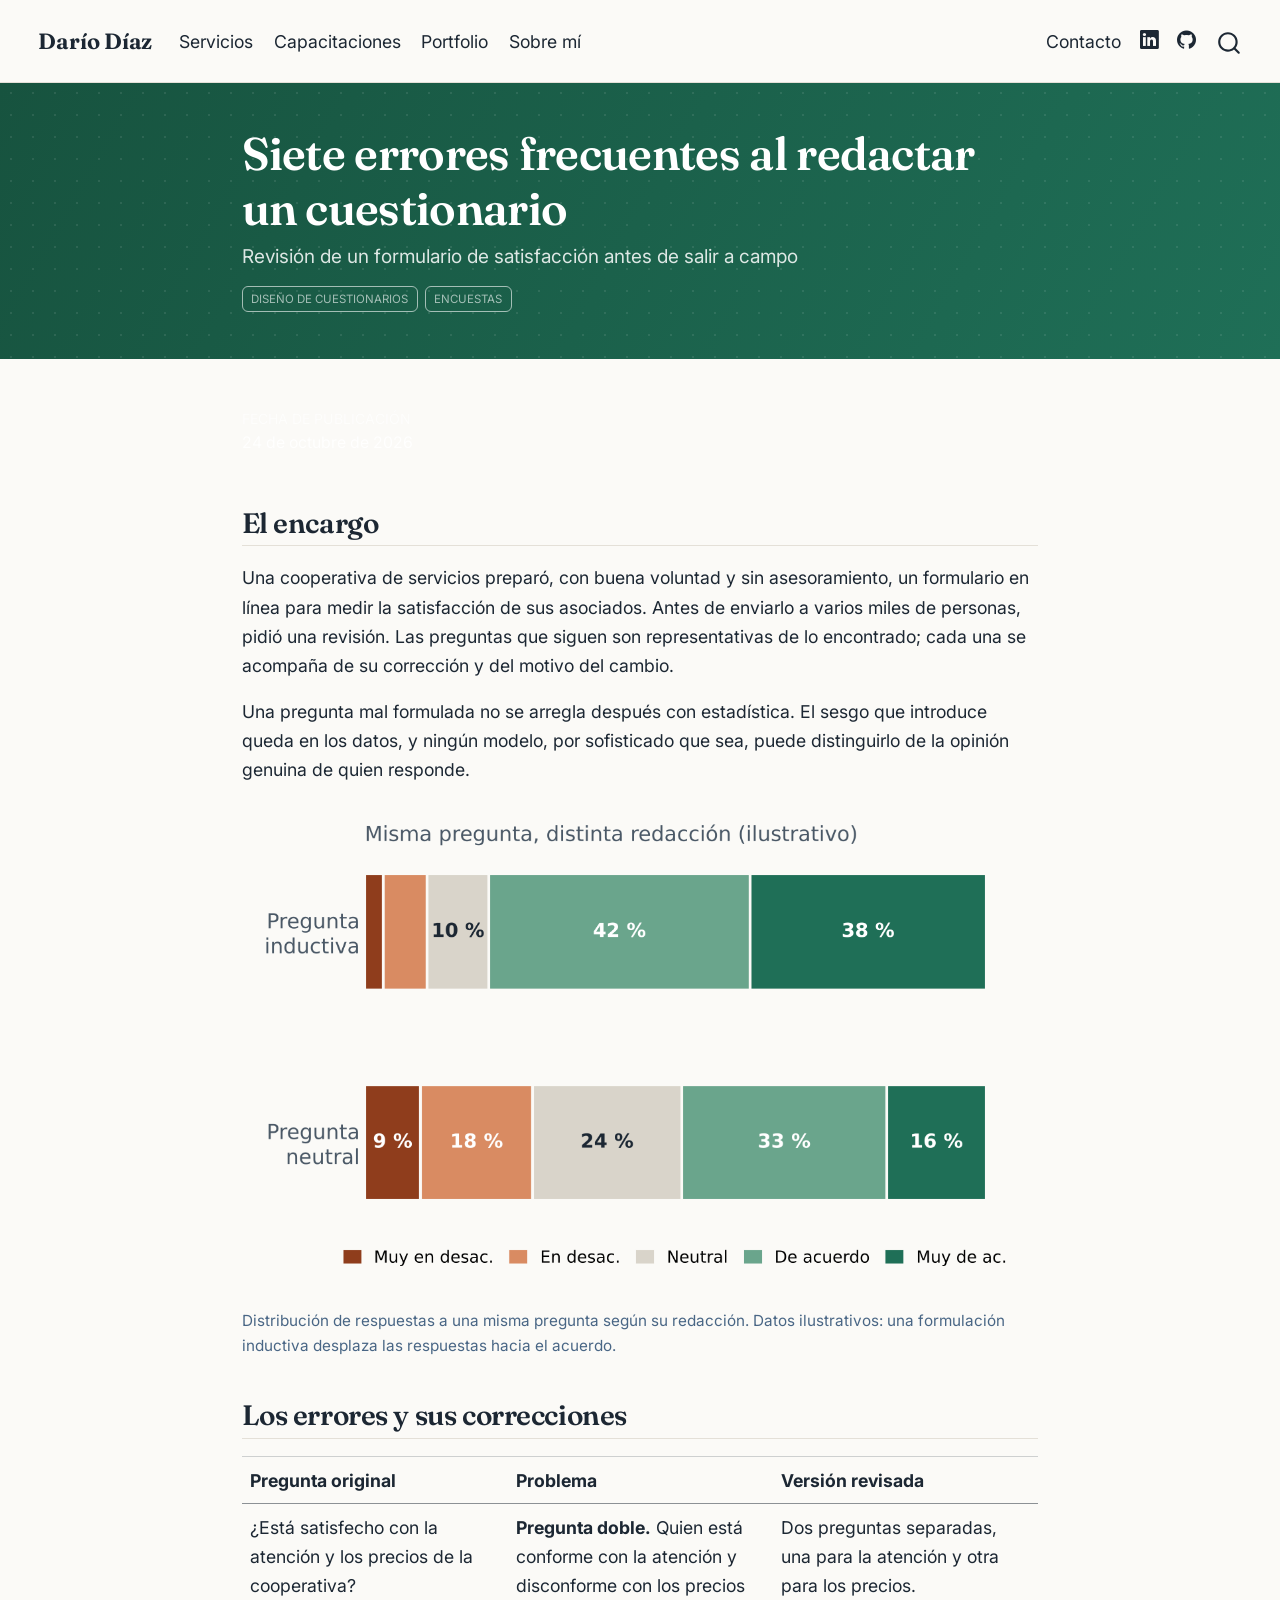
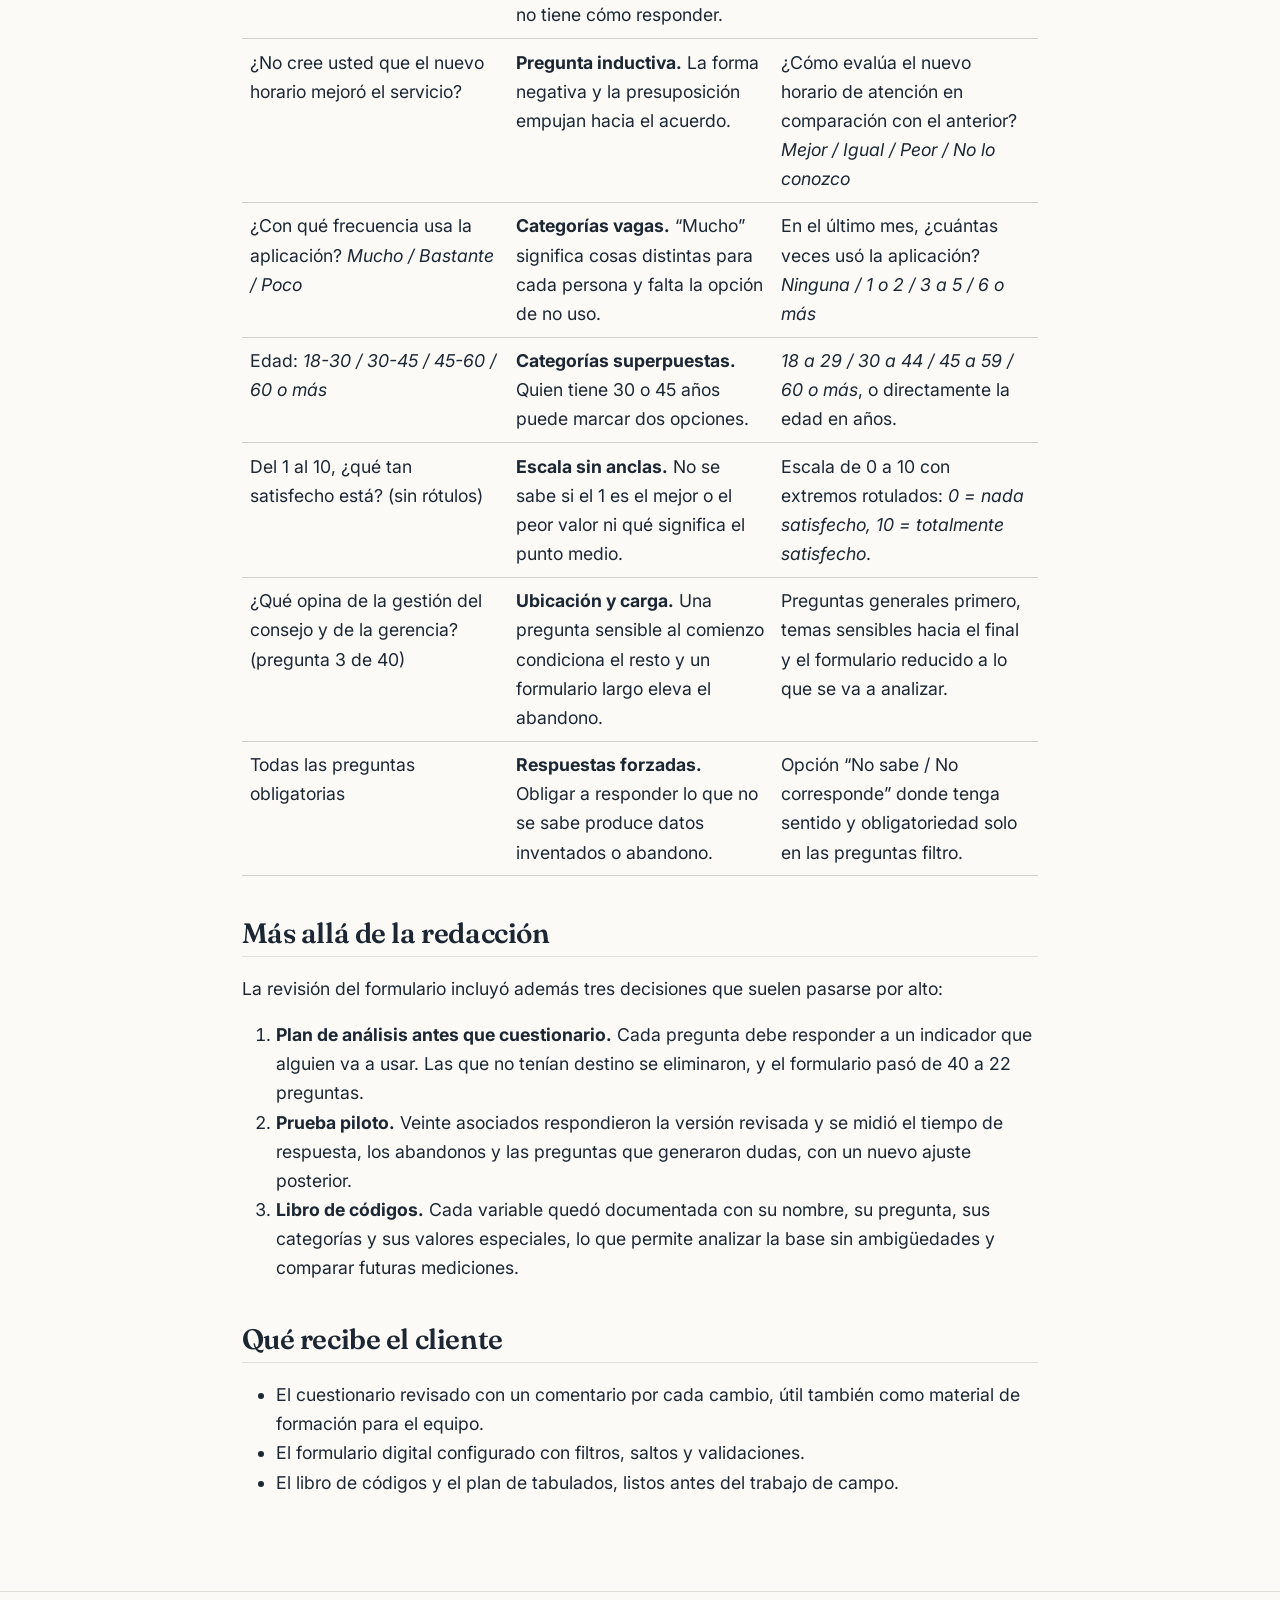
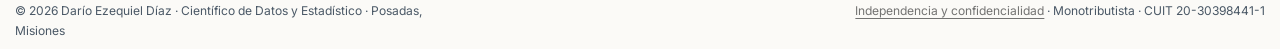
<file: docs/portfolio/cuestionario.html>
<!DOCTYPE html>
<html xmlns="http://www.w3.org/1999/xhtml" lang="es" xml:lang="es"><head>

<meta charset="utf-8">
<meta name="generator" content="quarto-1.10.19">

<meta name="viewport" content="width=device-width, initial-scale=1.0, user-scalable=yes">

<meta name="description" content="Ejemplos de preguntas sesgadas, ambiguas o dobles, con su corrección y la razón metodológica de cada cambio.">

<title>Siete errores frecuentes al redactar un cuestionario – Darío Díaz</title>
<style>
/* Default styles provided by pandoc.
** See https://pandoc.org/MANUAL.html#variables-for-html for config info.
*/
span.smallcaps{font-variant: small-caps;}
div.columns{display: flex; gap: 1.5em;}
div.column{flex: auto;}
@media screen {
div.columns{gap: min(4vw, 1.5em);}
div.column{overflow-x: auto;}
}
div.hanging-indent{margin-left: 1.5em; text-indent: -1.5em;}
ul.task-list{list-style: none;}
ul.task-list li input[type="checkbox"] {
  width: 0.8em;
  margin: 0 0.8em 0.2em -1em; /* quarto-specific, see https://github.com/quarto-dev/quarto-cli/issues/4556 */ 
  vertical-align: middle;
}
</style>


<script src="../site_libs/quarto-nav/quarto-nav.js"></script>
<script src="../site_libs/quarto-nav/headroom.min.js"></script>
<script src="../site_libs/clipboard/clipboard.min.js"></script>
<script src="../site_libs/quarto-search/autocomplete.umd.js"></script>
<script src="../site_libs/quarto-search/fuse.min.js"></script>
<script src="../site_libs/quarto-search/quarto-search.js"></script>
<meta name="quarto:offset" content="../">
<link href="../img/favicon.svg" rel="icon" type="image/svg+xml">
<script src="../site_libs/quarto-html/quarto.js" type="module"></script>
<script src="../site_libs/quarto-html/tabsets/tabsets.js" type="module"></script>
<script src="../site_libs/quarto-html/popper.min.js"></script>
<script src="../site_libs/quarto-html/tippy.umd.min.js"></script>
<link href="../site_libs/quarto-html/tippy.css" rel="stylesheet">
<link href="../site_libs/quarto-html/quarto-syntax-highlighting-d466d15e0e21ad9f48f8132b44181650.css" rel="stylesheet" id="quarto-text-highlighting-styles">
<script src="../site_libs/bootstrap/bootstrap.min.js"></script>
<link href="../site_libs/bootstrap/bootstrap-icons.css" rel="stylesheet">
<link href="../site_libs/bootstrap/bootstrap-5e5d592c913f1194441b638813348970.min.css" rel="stylesheet" append-hash="true" id="quarto-bootstrap" data-mode="light">
<script id="quarto-search-options" type="application/json">{
  "location": "navbar",
  "copy-button": false,
  "collapse-after": 3,
  "panel-placement": "end",
  "type": "overlay",
  "limit": 50,
  "keyboard-shortcut": [
    "f",
    "/",
    "s"
  ],
  "show-item-context": false,
  "language": {
    "search-no-results-text": "No se han encontrado resultados",
    "search-matching-documents-text": "documentos encontrados",
    "search-copy-link-title": "Copiar el enlace en la búsqueda",
    "search-hide-matches-text": "Ocultar resultados adicionales",
    "search-more-match-text": "resultado adicional en este documento",
    "search-more-matches-text": "resultados adicionales en este documento",
    "search-clear-button-title": "Borrar",
    "search-text-placeholder": "",
    "search-detached-cancel-button-title": "Cancelar",
    "search-submit-button-title": "Enviar",
    "search-label": "Buscar"
  }
}</script>
<style>html{ scroll-behavior: smooth; }</style>
<link rel="preconnect" href="https://fonts.googleapis.com">
<link rel="preconnect" href="https://fonts.gstatic.com" crossorigin="">
<link href="https://fonts.googleapis.com/css2?family=Fraunces:opsz,wght@9..144,500;9..144,650&amp;family=Inter:wght@400;500;600&amp;family=JetBrains+Mono:wght@400&amp;display=swap" rel="stylesheet">


<meta property="og:title" content="Siete errores frecuentes al redactar un cuestionario – Darío Díaz">
<meta property="og:description" content="Ejemplos de preguntas sesgadas, ambiguas o dobles, con su corrección y la razón metodológica de cada cambio.">
<meta property="og:image" content="https://dariodiaz.com.ar/img/casos/cuestionario.png">
<meta property="og:site_name" content="Darío Díaz">
<meta property="og:locale" content="es_AR">
<meta property="og:image:height" content="750">
<meta property="og:image:width" content="1200">
<meta name="twitter:title" content="Siete errores frecuentes al redactar un cuestionario – Darío Díaz">
<meta name="twitter:description" content="Ejemplos de preguntas sesgadas, ambiguas o dobles, con su corrección y la razón metodológica de cada cambio.">
<meta name="twitter:image" content="https://dariodiaz.com.ar/img/casos/cuestionario.png">
<meta name="twitter:card" content="summary_large_image">
<meta name="twitter:image-height" content="750">
<meta name="twitter:image-width" content="1200">

<link rel="canonical" href="https://dariodiaz.com.ar/portfolio/cuestionario">
<meta property="og:url" content="https://dariodiaz.com.ar/portfolio/cuestionario">
</head>

<body class="nav-fixed fullcontent quarto-light">

<div id="quarto-search-results"></div>
  <header id="quarto-header" class="headroom fixed-top quarto-banner">
    <nav class="navbar navbar-expand-lg " data-bs-theme="dark">
      <div class="navbar-container container-fluid">
      <div class="navbar-brand-container mx-auto">
    <a href="../" class="navbar-brand navbar-brand-logo">
    <img src="../img/logo.svg" alt="" class="navbar-logo light-content">
    <img src="../img/logo.svg" alt="" class="navbar-logo dark-content">
    </a>
    <a class="navbar-brand" href="../">
    <span class="navbar-title">Darío Díaz</span>
    </a>
  </div>
            <div id="quarto-search" class="" title="Buscar"></div>
          <button class="navbar-toggler" type="button" data-bs-toggle="collapse" data-bs-target="#navbarCollapse" aria-controls="navbarCollapse" role="menu" aria-expanded="false" aria-label="Navegación de palanca" onclick="if (window.quartoToggleHeadroom) { window.quartoToggleHeadroom(); }">
  <span class="navbar-toggler-icon"></span>
</button>
          <div class="collapse navbar-collapse" id="navbarCollapse">
            <ul class="navbar-nav navbar-nav-scroll me-auto">
  <li class="nav-item">
    <a class="nav-link" href="../servicios"> 
<span class="menu-text">Servicios</span></a>
  </li>  
  <li class="nav-item">
    <a class="nav-link" href="../capacitaciones"> 
<span class="menu-text">Capacitaciones</span></a>
  </li>  
  <li class="nav-item">
    <a class="nav-link" href="../portfolio/"> 
<span class="menu-text">Portfolio</span></a>
  </li>  
  <li class="nav-item">
    <a class="nav-link" href="../sobre-mi"> 
<span class="menu-text">Sobre mí</span></a>
  </li>  
</ul>
            <ul class="navbar-nav navbar-nav-scroll ms-auto">
  <li class="nav-item">
    <a class="nav-link" href="../contacto"> 
<span class="menu-text">Contacto</span></a>
  </li>  
  <li class="nav-item compact">
    <a class="nav-link" href="https://www.linkedin.com/in/dr-dario-ezequiel-diaz/"> <i class="bi bi-linkedin" role="img" aria-label="LinkedIn">
</i> 
<span class="menu-text"></span></a>
  </li>  
  <li class="nav-item compact">
    <a class="nav-link" href="https://github.com/DrDarioDiaz"> <i class="bi bi-github" role="img" aria-label="GitHub">
</i> 
<span class="menu-text"></span></a>
  </li>  
</ul>
          </div> <!-- /navcollapse -->
            <div class="quarto-navbar-tools">
</div>
      </div> <!-- /container-fluid -->
    </nav>
</header>
<!-- content -->
<header id="title-block-header" class="quarto-title-block default page-columns page-full">
  <div class="quarto-title-banner page-columns page-full">
    <div class="quarto-title column-body">
      <h1 class="title">Siete errores frecuentes al redactar un cuestionario</h1>
            <p class="subtitle lead">Revisión de un formulario de satisfacción antes de salir a campo</p>
                  <div>
        <div class="description">
          Ejemplos de preguntas sesgadas, ambiguas o dobles, con su corrección y la razón metodológica de cada cambio.
        </div>
      </div>
                          <div class="quarto-categories">
                <div class="quarto-category">Diseño de cuestionarios</div>
                <div class="quarto-category">Encuestas</div>
              </div>
                  </div>
  </div>
    
  
  <div class="quarto-title-meta">

      
      <div>
      <div class="quarto-title-meta-heading">Fecha de publicación</div>
      <div class="quarto-title-meta-contents">
        <p class="date">24 de octubre de 2026</p>
      </div>
    </div>
    
      
    </div>
    
  
  </header><div id="quarto-content" class="quarto-container page-columns page-rows-contents page-layout-article page-navbar">
<!-- sidebar -->
<!-- margin-sidebar -->
    
<!-- main -->
<main class="content quarto-banner-title-block" id="quarto-document-content">





<section id="el-encargo" class="level2">
<h2 data-anchor-id="el-encargo">El encargo</h2>
<p>Una cooperativa de servicios preparó, con buena voluntad y sin asesoramiento, un formulario en línea para medir la satisfacción de sus asociados. Antes de enviarlo a varios miles de personas, pidió una revisión. Las preguntas que siguen son representativas de lo encontrado; cada una se acompaña de su corrección y del motivo del cambio.</p>
<p>Una pregunta mal formulada no se arregla después con estadística. El sesgo que introduce queda en los datos, y ningún modelo, por sofisticado que sea, puede distinguirlo de la opinión genuina de quien responde.</p>
<div class="quarto-figure quarto-figure-center">
<figure class="figure">
<p><img src="../img/casos/cuestionario.png" class="img-fluid figure-img" alt="Barras apiladas que comparan respuestas a una pregunta neutral y a una inductiva"></p>
<figcaption>Distribución de respuestas a una misma pregunta según su redacción. Datos ilustrativos: una formulación inductiva desplaza las respuestas hacia el acuerdo.</figcaption>
</figure>
</div>
</section>
<section id="los-errores-y-sus-correcciones" class="level2">
<h2 data-anchor-id="los-errores-y-sus-correcciones">Los errores y sus correcciones</h2>
<table class="caption-top table">
<colgroup>
<col style="width: 33%">
<col style="width: 33%">
<col style="width: 33%">
</colgroup>
<thead>
<tr class="header">
<th>Pregunta original</th>
<th>Problema</th>
<th>Versión revisada</th>
</tr>
</thead>
<tbody>
<tr class="odd">
<td>¿Está satisfecho con la atención y los precios de la cooperativa?</td>
<td><strong>Pregunta doble.</strong> Quien está conforme con la atención y disconforme con los precios no tiene cómo responder.</td>
<td>Dos preguntas separadas, una para la atención y otra para los precios.</td>
</tr>
<tr class="even">
<td>¿No cree usted que el nuevo horario mejoró el servicio?</td>
<td><strong>Pregunta inductiva.</strong> La forma negativa y la presuposición empujan hacia el acuerdo.</td>
<td>¿Cómo evalúa el nuevo horario de atención en comparación con el anterior? <em>Mejor / Igual / Peor / No lo conozco</em></td>
</tr>
<tr class="odd">
<td>¿Con qué frecuencia usa la aplicación? <em>Mucho / Bastante / Poco</em></td>
<td><strong>Categorías vagas.</strong> “Mucho” significa cosas distintas para cada persona y falta la opción de no uso.</td>
<td>En el último mes, ¿cuántas veces usó la aplicación? <em>Ninguna / 1 o 2 / 3 a 5 / 6 o más</em></td>
</tr>
<tr class="even">
<td>Edad: <em>18-30 / 30-45 / 45-60 / 60 o más</em></td>
<td><strong>Categorías superpuestas.</strong> Quien tiene 30 o 45 años puede marcar dos opciones.</td>
<td><em>18 a 29 / 30 a 44 / 45 a 59 / 60 o más</em>, o directamente la edad en años.</td>
</tr>
<tr class="odd">
<td>Del 1 al 10, ¿qué tan satisfecho está? (sin rótulos)</td>
<td><strong>Escala sin anclas.</strong> No se sabe si el 1 es el mejor o el peor valor ni qué significa el punto medio.</td>
<td>Escala de 0 a 10 con extremos rotulados: <em>0 = nada satisfecho, 10 = totalmente satisfecho</em>.</td>
</tr>
<tr class="even">
<td>¿Qué opina de la gestión del consejo y de la gerencia? (pregunta 3 de 40)</td>
<td><strong>Ubicación y carga.</strong> Una pregunta sensible al comienzo condiciona el resto y un formulario largo eleva el abandono.</td>
<td>Preguntas generales primero, temas sensibles hacia el final y el formulario reducido a lo que se va a analizar.</td>
</tr>
<tr class="odd">
<td>Todas las preguntas obligatorias</td>
<td><strong>Respuestas forzadas.</strong> Obligar a responder lo que no se sabe produce datos inventados o abandono.</td>
<td>Opción “No sabe / No corresponde” donde tenga sentido y obligatoriedad solo en las preguntas filtro.</td>
</tr>
</tbody>
</table>
</section>
<section id="más-allá-de-la-redacción" class="level2">
<h2 data-anchor-id="más-allá-de-la-redacción">Más allá de la redacción</h2>
<p>La revisión del formulario incluyó además tres decisiones que suelen pasarse por alto:</p>
<ol type="1">
<li><strong>Plan de análisis antes que cuestionario.</strong> Cada pregunta debe responder a un indicador que alguien va a usar. Las que no tenían destino se eliminaron, y el formulario pasó de 40 a 22 preguntas.</li>
<li><strong>Prueba piloto.</strong> Veinte asociados respondieron la versión revisada y se midió el tiempo de respuesta, los abandonos y las preguntas que generaron dudas, con un nuevo ajuste posterior.</li>
<li><strong>Libro de códigos.</strong> Cada variable quedó documentada con su nombre, su pregunta, sus categorías y sus valores especiales, lo que permite analizar la base sin ambigüedades y comparar futuras mediciones.</li>
</ol>
</section>
<section id="qué-recibe-el-cliente" class="level2">
<h2 data-anchor-id="qué-recibe-el-cliente">Qué recibe el cliente</h2>
<ul>
<li>El cuestionario revisado con un comentario por cada cambio, útil también como material de formación para el equipo.</li>
<li>El formulario digital configurado con filtros, saltos y validaciones.</li>
<li>El libro de códigos y el plan de tabulados, listos antes del trabajo de campo.</li>
</ul>


</section>

<a onclick="window.scrollTo(0, 0); return false;" role="button" id="quarto-back-to-top"><i class="bi bi-arrow-up"></i> Volver arriba</a></main> <!-- /main -->
<script id="quarto-html-after-body" type="application/javascript">
  window.document.addEventListener("DOMContentLoaded", function (event) {
    const isCodeAnnotation = (el) => {
      for (const clz of el.classList) {
        if (clz.startsWith('code-annotation-')) {                     
          return true;
        }
      }
      return false;
    }
    const onCopySuccess = function(e) {
      // button target
      const button = e.trigger;
      // don't keep focus
      button.blur();
      // flash "checked"
      button.classList.add('code-copy-button-checked');
      var currentTitle = button.getAttribute("title");
      button.setAttribute("title", "Copiado");
      let tooltip;
      if (window.bootstrap) {
        button.setAttribute("data-bs-toggle", "tooltip");
        button.setAttribute("data-bs-placement", "left");
        button.setAttribute("data-bs-title", "Copiado");
        tooltip = new bootstrap.Tooltip(button, 
          { trigger: "manual", 
            customClass: "code-copy-button-tooltip",
            offset: [0, -8]});
        tooltip.show();    
      }
      setTimeout(function() {
        if (tooltip) {
          tooltip.hide();
          button.removeAttribute("data-bs-title");
          button.removeAttribute("data-bs-toggle");
          button.removeAttribute("data-bs-placement");
        }
        button.setAttribute("title", currentTitle);
        button.classList.remove('code-copy-button-checked');
      }, 1000);
      // clear code selection
      e.clearSelection();
    }
    const getTextToCopy = function(trigger) {
      const outerScaffold = trigger.parentElement.cloneNode(true);
      const codeEl = outerScaffold.querySelector('code');
      for (const childEl of codeEl.children) {
        if (isCodeAnnotation(childEl)) {
          childEl.remove();
        }
      }
      return codeEl.innerText;
    }
    const clipboard = new window.ClipboardJS('.code-copy-button:not([data-in-quarto-modal])', {
      text: getTextToCopy
    });
    clipboard.on('success', onCopySuccess);
    if (window.document.getElementById('quarto-embedded-source-code-modal')) {
      const clipboardModal = new window.ClipboardJS('.code-copy-button[data-in-quarto-modal]', {
        text: getTextToCopy,
        container: window.document.getElementById('quarto-embedded-source-code-modal')
      });
      clipboardModal.on('success', onCopySuccess);
    }
      var localhostRegex = new RegExp(/^(?:http|https):\/\/localhost\:?[0-9]*\//);
      var mailtoRegex = new RegExp(/^mailto:/);
        var filterRegex = new RegExp("https:\/\/dariodiaz\.com\.ar");
      var isInternal = (href) => {
          return filterRegex.test(href) || localhostRegex.test(href) || mailtoRegex.test(href);
      }
      // Inspect non-navigation links and adorn them if external
     var links = window.document.querySelectorAll('a[href]:not(.nav-link):not(.navbar-brand):not(.toc-action):not(.sidebar-link):not(.sidebar-item-toggle):not(.pagination-link):not(.no-external):not([aria-hidden]):not(.dropdown-item):not(.quarto-navigation-tool):not(.about-link)');
      for (var i=0; i<links.length; i++) {
        const link = links[i];
        if (!isInternal(link.href)) {
          // undo the damage that might have been done by quarto-nav.js in the case of
          // links that we want to consider external
          if (link.dataset.originalHref !== undefined) {
            link.href = link.dataset.originalHref;
          }
        }
      }
    function tippyHover(el, contentFn, onTriggerFn, onUntriggerFn) {
      const config = {
        allowHTML: true,
        maxWidth: 500,
        delay: 100,
        arrow: false,
        appendTo: function(el) {
            return el.parentElement;
        },
        interactive: true,
        interactiveBorder: 10,
        theme: 'quarto',
        placement: 'bottom-start',
      };
      if (contentFn) {
        config.content = contentFn;
      }
      if (onTriggerFn) {
        config.onTrigger = onTriggerFn;
      }
      if (onUntriggerFn) {
        config.onUntrigger = onUntriggerFn;
      }
      window.tippy(el, config); 
    }
    const noterefs = window.document.querySelectorAll('a[role="doc-noteref"]');
    for (var i=0; i<noterefs.length; i++) {
      const ref = noterefs[i];
      tippyHover(ref, function() {
        // use id or data attribute instead here
        let href = ref.getAttribute('data-footnote-href') || ref.getAttribute('href');
        try { href = new URL(href).hash; } catch {}
        const id = href.replace(/^#\/?/, "");
        const note = window.document.getElementById(id);
        if (note) {
          return note.innerHTML;
        } else {
          return "";
        }
      });
    }
    const xrefs = window.document.querySelectorAll('a.quarto-xref');
    const processXRef = (id, note) => {
      // Strip column container classes
      const stripColumnClz = (el) => {
        el.classList.remove("page-full", "page-columns");
        if (el.children) {
          for (const child of el.children) {
            stripColumnClz(child);
          }
        }
      }
      stripColumnClz(note)
      if (id === null || id.startsWith('sec-')) {
        // Special case sections, only their first couple elements
        const container = document.createElement("div");
        if (note.children && note.children.length > 2) {
          container.appendChild(note.children[0].cloneNode(true));
          for (let i = 1; i < note.children.length; i++) {
            const child = note.children[i];
            if (child.tagName === "P" && child.innerText === "") {
              continue;
            } else {
              container.appendChild(child.cloneNode(true));
              break;
            }
          }
          if (window.Quarto?.typesetMath) {
            window.Quarto.typesetMath(container);
          }
          return container.innerHTML
        } else {
          if (window.Quarto?.typesetMath) {
            window.Quarto.typesetMath(note);
          }
          return note.innerHTML;
        }
      } else {
        // Remove any anchor links if they are present
        const anchorLink = note.querySelector('a.anchorjs-link');
        if (anchorLink) {
          anchorLink.remove();
        }
        if (window.Quarto?.typesetMath) {
          window.Quarto.typesetMath(note);
        }
        if (note.classList.contains("callout")) {
          return note.outerHTML;
        } else {
          return note.innerHTML;
        }
      }
    }
    for (var i=0; i<xrefs.length; i++) {
      const xref = xrefs[i];
      tippyHover(xref, undefined, function(instance) {
        instance.disable();
        let url = xref.getAttribute('href');
        let hash = undefined; 
        if (url.startsWith('#')) {
          hash = url;
        } else {
          try { hash = new URL(url).hash; } catch {}
        }
        if (hash) {
          const id = hash.replace(/^#\/?/, "");
          const note = window.document.getElementById(id);
          if (note !== null) {
            try {
              const html = processXRef(id, note.cloneNode(true));
              instance.setContent(html);
            } finally {
              instance.enable();
              instance.show();
            }
          } else {
            // See if we can fetch this
            fetch(url.split('#')[0])
            .then(res => res.text())
            .then(html => {
              const parser = new DOMParser();
              const htmlDoc = parser.parseFromString(html, "text/html");
              const note = htmlDoc.getElementById(id);
              if (note !== null) {
                const html = processXRef(id, note);
                instance.setContent(html);
              } 
            }).finally(() => {
              instance.enable();
              instance.show();
            });
          }
        } else {
          // See if we can fetch a full url (with no hash to target)
          // This is a special case and we should probably do some content thinning / targeting
          fetch(url)
          .then(res => res.text())
          .then(html => {
            const parser = new DOMParser();
            const htmlDoc = parser.parseFromString(html, "text/html");
            const note = htmlDoc.querySelector('main.content');
            if (note !== null) {
              // This should only happen for chapter cross references
              // (since there is no id in the URL)
              // remove the first header
              if (note.children.length > 0 && note.children[0].tagName === "HEADER") {
                note.children[0].remove();
              }
              const html = processXRef(null, note);
              instance.setContent(html);
            } 
          }).finally(() => {
            instance.enable();
            instance.show();
          });
        }
      }, function(instance) {
      });
    }
        let selectedAnnoteEl;
        const selectorForAnnotation = ( cell, annotation) => {
          let cellAttr = 'data-code-cell="' + cell + '"';
          let lineAttr = 'data-code-annotation="' +  annotation + '"';
          const selector = 'span[' + cellAttr + '][' + lineAttr + ']';
          return selector;
        }
        const selectCodeLines = (annoteEl) => {
          const doc = window.document;
          const targetCell = annoteEl.getAttribute("data-target-cell");
          const targetAnnotation = annoteEl.getAttribute("data-target-annotation");
          const annoteSpan = window.document.querySelector(selectorForAnnotation(targetCell, targetAnnotation));
          const lines = annoteSpan.getAttribute("data-code-lines").split(",");
          const lineIds = lines.map((line) => {
            return targetCell + "-" + line;
          })
          let top = null;
          let height = null;
          let parent = null;
          if (lineIds.length > 0) {
              //compute the position of the single el (top and bottom and make a div)
              const el = window.document.getElementById(lineIds[0]);
              top = el.offsetTop;
              height = el.offsetHeight;
              parent = el.parentElement.parentElement;
            if (lineIds.length > 1) {
              const lastEl = window.document.getElementById(lineIds[lineIds.length - 1]);
              const bottom = lastEl.offsetTop + lastEl.offsetHeight;
              height = bottom - top;
            }
            if (top !== null && height !== null && parent !== null) {
              // cook up a div (if necessary) and position it 
              let div = window.document.getElementById("code-annotation-line-highlight");
              if (div === null) {
                div = window.document.createElement("div");
                div.setAttribute("id", "code-annotation-line-highlight");
                div.style.position = 'absolute';
                parent.appendChild(div);
              }
              div.style.top = top - 2 + "px";
              div.style.height = height + 4 + "px";
              div.style.left = 0;
              let gutterDiv = window.document.getElementById("code-annotation-line-highlight-gutter");
              if (gutterDiv === null) {
                gutterDiv = window.document.createElement("div");
                gutterDiv.setAttribute("id", "code-annotation-line-highlight-gutter");
                gutterDiv.style.position = 'absolute';
                const codeCell = window.document.getElementById(targetCell);
                const gutter = codeCell.querySelector('.code-annotation-gutter');
                gutter.appendChild(gutterDiv);
              }
              gutterDiv.style.top = top - 2 + "px";
              gutterDiv.style.height = height + 4 + "px";
            }
            selectedAnnoteEl = annoteEl;
          }
        };
        const unselectCodeLines = () => {
          const elementsIds = ["code-annotation-line-highlight", "code-annotation-line-highlight-gutter"];
          elementsIds.forEach((elId) => {
            const div = window.document.getElementById(elId);
            if (div) {
              div.remove();
            }
          });
          selectedAnnoteEl = undefined;
        };
          // Handle positioning of the toggle
      window.addEventListener(
        "resize",
        throttle(() => {
          elRect = undefined;
          if (selectedAnnoteEl) {
            selectCodeLines(selectedAnnoteEl);
          }
        }, 10)
      );
      function throttle(fn, ms) {
      let throttle = false;
      let timer;
        return (...args) => {
          if(!throttle) { // first call gets through
              fn.apply(this, args);
              throttle = true;
          } else { // all the others get throttled
              if(timer) clearTimeout(timer); // cancel #2
              timer = setTimeout(() => {
                fn.apply(this, args);
                timer = throttle = false;
              }, ms);
          }
        };
      }
        // Attach click handler to the DT
        const annoteDls = window.document.querySelectorAll('dt[data-target-cell]');
        for (const annoteDlNode of annoteDls) {
          annoteDlNode.addEventListener('click', (event) => {
            const clickedEl = event.target;
            if (clickedEl !== selectedAnnoteEl) {
              unselectCodeLines();
              const activeEl = window.document.querySelector('dt[data-target-cell].code-annotation-active');
              if (activeEl) {
                activeEl.classList.remove('code-annotation-active');
              }
              selectCodeLines(clickedEl);
              clickedEl.classList.add('code-annotation-active');
            } else {
              // Unselect the line
              unselectCodeLines();
              clickedEl.classList.remove('code-annotation-active');
            }
          });
        }
    const findCites = (el) => {
      const parentEl = el.parentElement;
      if (parentEl) {
        const cites = parentEl.dataset.cites;
        if (cites) {
          return {
            el,
            cites: cites.split(' ')
          };
        } else {
          return findCites(el.parentElement)
        }
      } else {
        return undefined;
      }
    };
    var bibliorefs = window.document.querySelectorAll('a[role="doc-biblioref"]');
    for (var i=0; i<bibliorefs.length; i++) {
      const ref = bibliorefs[i];
      const citeInfo = findCites(ref);
      if (citeInfo) {
        tippyHover(citeInfo.el, function() {
          var popup = window.document.createElement('div');
          citeInfo.cites.forEach(function(cite) {
            var citeDiv = window.document.createElement('div');
            citeDiv.classList.add('hanging-indent');
            citeDiv.classList.add('csl-entry');
            var biblioDiv = window.document.getElementById('ref-' + cite);
            if (biblioDiv) {
              citeDiv.innerHTML = biblioDiv.innerHTML;
            }
            popup.appendChild(citeDiv);
          });
          return popup.innerHTML;
        });
      }
    }
  });
  </script>
</div> <!-- /content -->
<footer class="footer">
  <div class="nav-footer">
    <div class="nav-footer-left">
<p>© 2026 Darío Ezequiel Díaz · Científico de Datos y Estadístico · Posadas, Misiones</p>
</div>   
    <div class="nav-footer-center">
      &nbsp;
    </div>
    <div class="nav-footer-right">
<p><a href="../independencia">Independencia y confidencialidad</a> · Monotributista · CUIT 20-30398441-1</p>
</div>
  </div>
</footer>




<script src="../site_libs/quarto-html/zenscroll-min.js"></script>
</body></html>
</file>
<file: docs/site_libs/quarto-html/tippy.css>
.tippy-box[data-animation=fade][data-state=hidden]{opacity:0}[data-tippy-root]{max-width:calc(100vw - 10px)}.tippy-box{position:relative;background-color:#333;color:#fff;border-radius:4px;font-size:14px;line-height:1.4;white-space:normal;outline:0;transition-property:transform,visibility,opacity}.tippy-box[data-placement^=top]>.tippy-arrow{bottom:0}.tippy-box[data-placement^=top]>.tippy-arrow:before{bottom:-7px;left:0;border-width:8px 8px 0;border-top-color:initial;transform-origin:center top}.tippy-box[data-placement^=bottom]>.tippy-arrow{top:0}.tippy-box[data-placement^=bottom]>.tippy-arrow:before{top:-7px;left:0;border-width:0 8px 8px;border-bottom-color:initial;transform-origin:center bottom}.tippy-box[data-placement^=left]>.tippy-arrow{right:0}.tippy-box[data-placement^=left]>.tippy-arrow:before{border-width:8px 0 8px 8px;border-left-color:initial;right:-7px;transform-origin:center left}.tippy-box[data-placement^=right]>.tippy-arrow{left:0}.tippy-box[data-placement^=right]>.tippy-arrow:before{left:-7px;border-width:8px 8px 8px 0;border-right-color:initial;transform-origin:center right}.tippy-box[data-inertia][data-state=visible]{transition-timing-function:cubic-bezier(.54,1.5,.38,1.11)}.tippy-arrow{width:16px;height:16px;color:#333}.tippy-arrow:before{content:"";position:absolute;border-color:transparent;border-style:solid}.tippy-content{position:relative;padding:5px 9px;z-index:1}
</file>
<file: docs/site_libs/quarto-html/quarto-syntax-highlighting-d466d15e0e21ad9f48f8132b44181650.css>
/* quarto syntax highlight colors */
:root {
  --quarto-hl-al-color: #ff5555;
  --quarto-hl-an-color: #6a737d;
  --quarto-hl-at-color: #d73a49;
  --quarto-hl-bn-color: #005cc5;
  --quarto-hl-bu-color: #d73a49;
  --quarto-hl-ch-color: #032f62;
  --quarto-hl-co-color: #6a737d;
  --quarto-hl-cv-color: #6a737d;
  --quarto-hl-cn-color: #005cc5;
  --quarto-hl-cf-color: #d73a49;
  --quarto-hl-dt-color: #d73a49;
  --quarto-hl-dv-color: #005cc5;
  --quarto-hl-do-color: #6a737d;
  --quarto-hl-er-color: #ff5555;
  --quarto-hl-ex-color: #d73a49;
  --quarto-hl-fl-color: #005cc5;
  --quarto-hl-fu-color: #6f42c1;
  --quarto-hl-im-color: #032f62;
  --quarto-hl-in-color: #6a737d;
  --quarto-hl-kw-color: #d73a49;
  --quarto-hl-op-color: #24292e;
  --quarto-hl-pp-color: #d73a49;
  --quarto-hl-re-color: #6a737d;
  --quarto-hl-sc-color: #005cc5;
  --quarto-hl-ss-color: #032f62;
  --quarto-hl-st-color: #032f62;
  --quarto-hl-va-color: #e36209;
  --quarto-hl-vs-color: #032f62;
  --quarto-hl-wa-color: #ff5555;
}

/* other quarto variables */
:root {
  --quarto-font-monospace: "JetBrains Mono", ui-monospace, monospace;
}

/* syntax highlight based on Pandoc's rules */
pre > code.sourceCode > span {
  color: #24292e;
}

code.sourceCode > span {
  color: #24292e;
}

div.sourceCode,
div.sourceCode pre.sourceCode {
  color: #24292e;
}

/* Normal */
code span {
  color: #24292e;
}

/* Alert */
code span.al {
  font-weight: bold;
  color: #ff5555;
}

/* Annotation */
code span.an {
  color: #6a737d;
}

/* Attribute */
code span.at {
  color: #d73a49;
}

/* BaseN */
code span.bn {
  color: #005cc5;
}

/* BuiltIn */
code span.bu {
  color: #d73a49;
}

/* ControlFlow */
code span.cf {
  color: #d73a49;
}

/* Char */
code span.ch {
  color: #032f62;
}

/* Constant */
code span.cn {
  color: #005cc5;
}

/* Comment */
code span.co {
  color: #6a737d;
}

/* CommentVar */
code span.cv {
  color: #6a737d;
}

/* Documentation */
code span.do {
  color: #6a737d;
}

/* DataType */
code span.dt {
  color: #d73a49;
}

/* DecVal */
code span.dv {
  color: #005cc5;
}

/* Error */
code span.er {
  color: #ff5555;
  text-decoration: underline;
}

/* Extension */
code span.ex {
  font-weight: bold;
  color: #d73a49;
}

/* Float */
code span.fl {
  color: #005cc5;
}

/* Function */
code span.fu {
  color: #6f42c1;
}

/* Import */
code span.im {
  color: #032f62;
}

/* Information */
code span.in {
  color: #6a737d;
}

/* Keyword */
code span.kw {
  color: #d73a49;
}

/* Operator */
code span.op {
  color: #24292e;
}

/* Preprocessor */
code span.pp {
  color: #d73a49;
}

/* RegionMarker */
code span.re {
  color: #6a737d;
}

/* SpecialChar */
code span.sc {
  color: #005cc5;
}

/* SpecialString */
code span.ss {
  color: #032f62;
}

/* String */
code span.st {
  color: #032f62;
}

/* Variable */
code span.va {
  color: #e36209;
}

/* VerbatimString */
code span.vs {
  color: #032f62;
}

/* Warning */
code span.wa {
  color: #ff5555;
}

.prevent-inlining {
  content: "</";
}

/*# sourceMappingURL=16f56a5d850785cec297421df4110df1.css.map */
</file>
